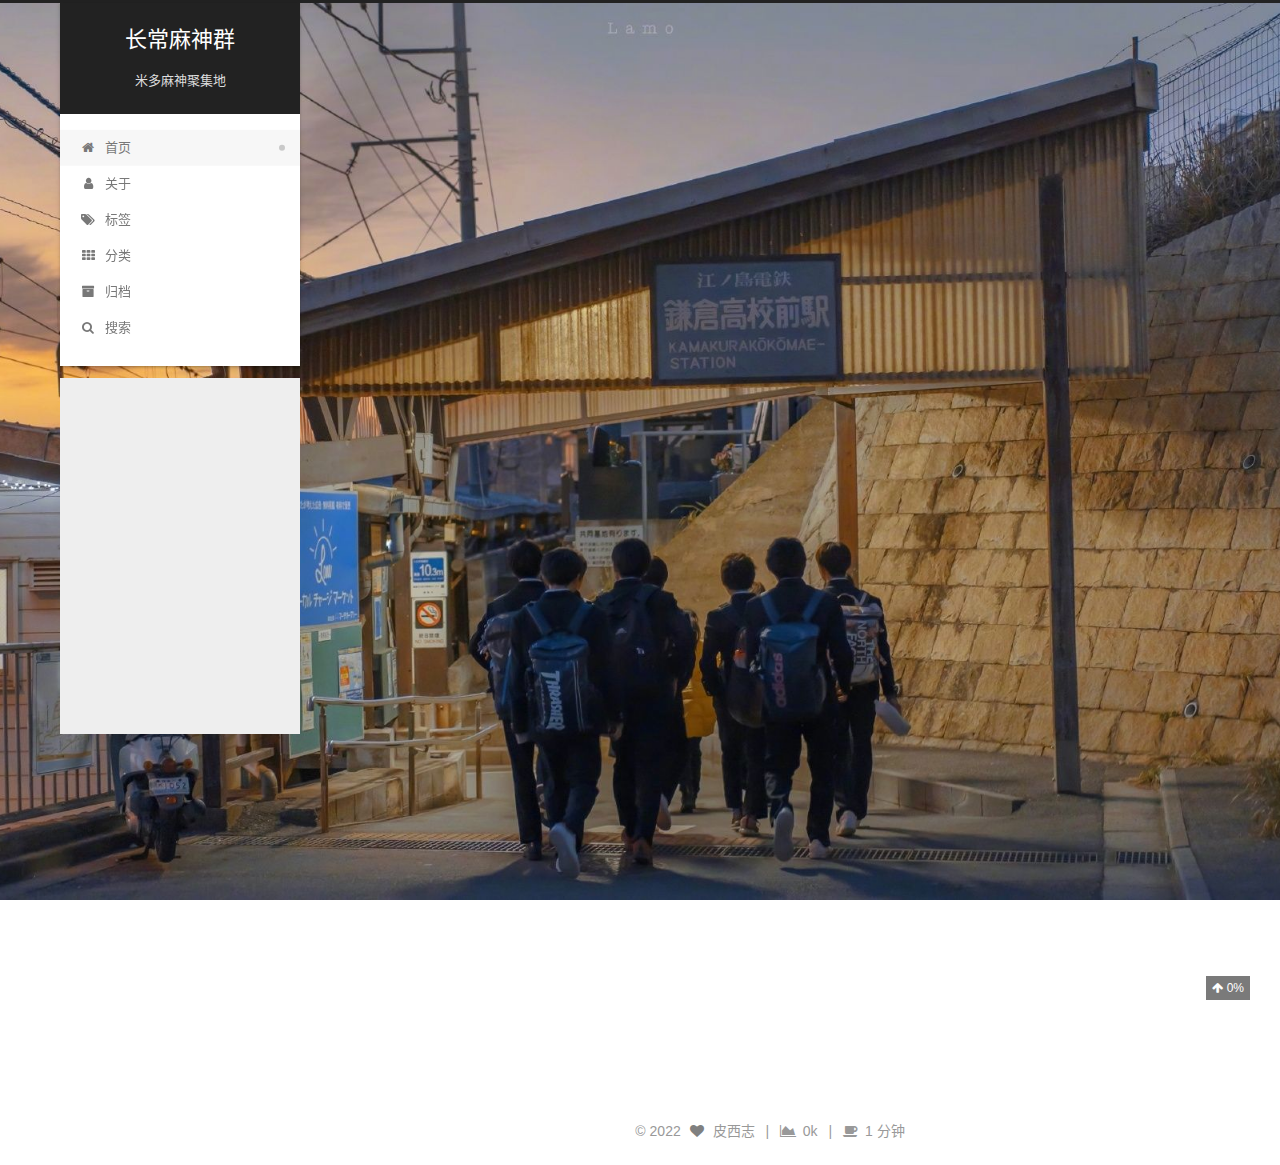
<file: index.html>
<!DOCTYPE html>
<html lang="zh-CN">
<head>
  <meta charset="UTF-8">
<meta name="viewport" content="width=device-width, initial-scale=1, maximum-scale=2">
<meta name="theme-color" content="#222">
<meta name="generator" content="Hexo 6.1.0">
  <link rel="apple-touch-icon" sizes="180x180" href="/images/apple-touch-icon-next.png">
  <link rel="icon" type="image/png" sizes="32x32" href="/images/favicon-32x32-next.png">
  <link rel="icon" type="image/png" sizes="16x16" href="/images/favicon-16x16-next.png">
  <link rel="mask-icon" href="/images/logo.svg" color="#222">

<link rel="stylesheet" href="/css/main.css">


<link rel="stylesheet" href="/lib/font-awesome/css/font-awesome.min.css">

<script id="hexo-configurations">
    var NexT = window.NexT || {};
    var CONFIG = {"hostname":"orange-wu.github.io","root":"/","scheme":"Gemini","version":"7.8.0","exturl":false,"sidebar":{"position":"left","display":"post","padding":18,"offset":12,"onmobile":false},"copycode":{"enable":false,"show_result":false,"style":null},"back2top":{"enable":true,"sidebar":false,"scrollpercent":true},"bookmark":{"enable":false,"color":"#222","save":"auto"},"fancybox":false,"mediumzoom":false,"lazyload":false,"pangu":false,"comments":{"style":"tabs","active":null,"storage":true,"lazyload":false,"nav":null},"algolia":{"hits":{"per_page":10},"labels":{"input_placeholder":"Search for Posts","hits_empty":"We didn't find any results for the search: ${query}","hits_stats":"${hits} results found in ${time} ms"}},"localsearch":{"enable":true,"trigger":"auto","top_n_per_article":3,"unescape":false,"preload":false},"motion":{"enable":true,"async":false,"transition":{"post_block":"fadeIn","post_header":"slideDownIn","post_body":"slideDownIn","coll_header":"slideLeftIn","sidebar":"slideUpIn"}},"path":"search.xml"};
  </script>

  <meta name="description" content="常德初代目男团">
<meta property="og:type" content="website">
<meta property="og:title" content="长常麻神群">
<meta property="og:url" content="https://orange-wu.github.io/index.html">
<meta property="og:site_name" content="长常麻神群">
<meta property="og:description" content="常德初代目男团">
<meta property="og:locale" content="zh_CN">
<meta property="article:author" content="皮西志">
<meta name="twitter:card" content="summary">

<link rel="canonical" href="https://orange-wu.github.io/">


<script id="page-configurations">
  // https://hexo.io/docs/variables.html
  CONFIG.page = {
    sidebar: "",
    isHome : true,
    isPost : false,
    lang   : 'zh-CN'
  };
</script>

  <title>长常麻神群</title>
  






  <noscript>
  <style>
  .use-motion .brand,
  .use-motion .menu-item,
  .sidebar-inner,
  .use-motion .post-block,
  .use-motion .pagination,
  .use-motion .comments,
  .use-motion .post-header,
  .use-motion .post-body,
  .use-motion .collection-header { opacity: initial; }

  .use-motion .site-title,
  .use-motion .site-subtitle {
    opacity: initial;
    top: initial;
  }

  .use-motion .logo-line-before i { left: initial; }
  .use-motion .logo-line-after i { right: initial; }
  </style>
</noscript>

</head>

<body itemscope itemtype="http://schema.org/WebPage">
  <div class="container use-motion">
    <div class="headband"></div>

    <header class="header" itemscope itemtype="http://schema.org/WPHeader">
      <div class="header-inner"><div class="site-brand-container">
  <div class="site-nav-toggle">
    <div class="toggle" aria-label="切换导航栏">
      <span class="toggle-line toggle-line-first"></span>
      <span class="toggle-line toggle-line-middle"></span>
      <span class="toggle-line toggle-line-last"></span>
    </div>
  </div>

  <div class="site-meta">

    <a href="/" class="brand" rel="start">
      <span class="logo-line-before"><i></i></span>
      <h1 class="site-title">长常麻神群</h1>
      <span class="logo-line-after"><i></i></span>
    </a>
      <p class="site-subtitle" itemprop="description">米多麻神聚集地</p>
  </div>

  <div class="site-nav-right">
    <div class="toggle popup-trigger">
        <i class="fa fa-search fa-fw fa-lg"></i>
    </div>
  </div>
</div>




<nav class="site-nav">
  <ul id="menu" class="menu">
        <li class="menu-item menu-item-home">

    <a href="/" rel="section"><i class="fa fa-fw fa-home"></i>首页</a>

  </li>
        <li class="menu-item menu-item-about">

    <a href="/about/" rel="section"><i class="fa fa-fw fa-user"></i>关于</a>

  </li>
        <li class="menu-item menu-item-tags">

    <a href="/tags/" rel="section"><i class="fa fa-fw fa-tags"></i>标签</a>

  </li>
        <li class="menu-item menu-item-categories">

    <a href="/categories/" rel="section"><i class="fa fa-fw fa-th"></i>分类</a>

  </li>
        <li class="menu-item menu-item-archives">

    <a href="/archives/" rel="section"><i class="fa fa-fw fa-archive"></i>归档</a>

  </li>
      <li class="menu-item menu-item-search">
        <a role="button" class="popup-trigger"><i class="fa fa-search fa-fw"></i>搜索
        </a>
      </li>
  </ul>
</nav>



  <div class="search-pop-overlay">
    <div class="popup search-popup">
        <div class="search-header">
  <span class="search-icon">
    <i class="fa fa-search"></i>
  </span>
  <div class="search-input-container">
    <input autocomplete="off" autocapitalize="off"
           placeholder="搜索..." spellcheck="false"
           type="search" class="search-input">
  </div>
  <span class="popup-btn-close">
    <i class="fa fa-times-circle"></i>
  </span>
</div>
<div id="search-result">
  <div id="no-result">
    <i class="fa fa-spinner fa-pulse fa-5x fa-fw"></i>
  </div>
</div>

    </div>
  </div>

</div>
    </header>

    
  <div class="back-to-top">
    <i class="fa fa-arrow-up"></i>
    <span>0%</span>
  </div>


    <main class="main">
      <div class="main-inner">
        <div class="content-wrap">
          

          <div class="content index posts-expand">
            
      
  
  
  <article itemscope itemtype="http://schema.org/Article" class="post-block" lang="zh-CN">
    <link itemprop="mainEntityOfPage" href="https://orange-wu.github.io/2022/04/26/hello-world/">

    <span hidden itemprop="author" itemscope itemtype="http://schema.org/Person">
      <meta itemprop="image" content="/images/avatar.jpg">
      <meta itemprop="name" content="皮西志">
      <meta itemprop="description" content="常德初代目男团">
    </span>

    <span hidden itemprop="publisher" itemscope itemtype="http://schema.org/Organization">
      <meta itemprop="name" content="长常麻神群">
    </span>
      <header class="post-header">
        <h2 class="post-title" itemprop="name headline">
          
            <a href="/2022/04/26/hello-world/" class="post-title-link" itemprop="url">Hello World</a>
        </h2>

        <div class="post-meta">
            <span class="post-meta-item">
              <span class="post-meta-item-icon">
                <i class="fa fa-calendar-o"></i>
              </span>
              <span class="post-meta-item-text">发表于</span>

              <time title="创建时间：2022-04-26 14:28:49" itemprop="dateCreated datePublished" datetime="2022-04-26T14:28:49+08:00">2022-04-26</time>
            </span>

          
            <span class="post-meta-item" title="本文字数">
              <span class="post-meta-item-icon">
                <i class="fa fa-file-word-o"></i>
              </span>
                <span class="post-meta-item-text">本文字数：</span>
              <span>367</span>
            </span>
            <span class="post-meta-item" title="阅读时长">
              <span class="post-meta-item-icon">
                <i class="fa fa-clock-o"></i>
              </span>
                <span class="post-meta-item-text">阅读时长 &asymp;</span>
              <span>1 分钟</span>
            </span>

        </div>
      </header>

    
    
    
    <div class="post-body" itemprop="articleBody">

      
          <p>Welcome to <a target="_blank" rel="noopener" href="https://hexo.io/">Hexo</a>! This is your very first post. Check <a target="_blank" rel="noopener" href="https://hexo.io/docs/">documentation</a> for more info. If you get any problems when using Hexo, you can find the answer in <a target="_blank" rel="noopener" href="https://hexo.io/docs/troubleshooting.html">troubleshooting</a> or you can ask me on <a target="_blank" rel="noopener" href="https://github.com/hexojs/hexo/issues">GitHub</a>.</p>
<h2 id="Quick-Start"><a href="#Quick-Start" class="headerlink" title="Quick Start"></a>Quick Start</h2><h3 id="Create-a-new-post"><a href="#Create-a-new-post" class="headerlink" title="Create a new post"></a>Create a new post</h3><figure class="highlight bash"><table><tr><td class="gutter"><pre><span class="line">1</span><br></pre></td><td class="code"><pre><span class="line">$ hexo new <span class="string">&quot;My New Post&quot;</span></span><br></pre></td></tr></table></figure>

<p>More info: <a target="_blank" rel="noopener" href="https://hexo.io/docs/writing.html">Writing</a></p>
<h3 id="Run-server"><a href="#Run-server" class="headerlink" title="Run server"></a>Run server</h3><figure class="highlight bash"><table><tr><td class="gutter"><pre><span class="line">1</span><br></pre></td><td class="code"><pre><span class="line">$ hexo server</span><br></pre></td></tr></table></figure>

<p>More info: <a target="_blank" rel="noopener" href="https://hexo.io/docs/server.html">Server</a></p>
<h3 id="Generate-static-files"><a href="#Generate-static-files" class="headerlink" title="Generate static files"></a>Generate static files</h3><figure class="highlight bash"><table><tr><td class="gutter"><pre><span class="line">1</span><br></pre></td><td class="code"><pre><span class="line">$ hexo generate</span><br></pre></td></tr></table></figure>

<p>More info: <a target="_blank" rel="noopener" href="https://hexo.io/docs/generating.html">Generating</a></p>
<h3 id="Deploy-to-remote-sites"><a href="#Deploy-to-remote-sites" class="headerlink" title="Deploy to remote sites"></a>Deploy to remote sites</h3><figure class="highlight bash"><table><tr><td class="gutter"><pre><span class="line">1</span><br></pre></td><td class="code"><pre><span class="line">$ hexo deploy</span><br></pre></td></tr></table></figure>

<p>More info: <a target="_blank" rel="noopener" href="https://hexo.io/docs/one-command-deployment.html">Deployment</a></p>

      
    </div>

    
    
    
      <footer class="post-footer">
        <div class="post-eof"></div>
      </footer>
  </article>
  
  
  


  



          </div>
          

<script>
  window.addEventListener('tabs:register', () => {
    let { activeClass } = CONFIG.comments;
    if (CONFIG.comments.storage) {
      activeClass = localStorage.getItem('comments_active') || activeClass;
    }
    if (activeClass) {
      let activeTab = document.querySelector(`a[href="#comment-${activeClass}"]`);
      if (activeTab) {
        activeTab.click();
      }
    }
  });
  if (CONFIG.comments.storage) {
    window.addEventListener('tabs:click', event => {
      if (!event.target.matches('.tabs-comment .tab-content .tab-pane')) return;
      let commentClass = event.target.classList[1];
      localStorage.setItem('comments_active', commentClass);
    });
  }
</script>

        </div>
          
  
  <div class="toggle sidebar-toggle">
    <span class="toggle-line toggle-line-first"></span>
    <span class="toggle-line toggle-line-middle"></span>
    <span class="toggle-line toggle-line-last"></span>
  </div>

  <aside class="sidebar">
    <div class="sidebar-inner">

      <ul class="sidebar-nav motion-element">
        <li class="sidebar-nav-toc">
          文章目录
        </li>
        <li class="sidebar-nav-overview">
          站点概览
        </li>
      </ul>

      <!--noindex-->
      <div class="post-toc-wrap sidebar-panel">
      </div>
      <!--/noindex-->

      <div class="site-overview-wrap sidebar-panel">
        <div class="site-author motion-element" itemprop="author" itemscope itemtype="http://schema.org/Person">
    <img class="site-author-image" itemprop="image" alt="皮西志"
      src="/images/avatar.jpg">
  <p class="site-author-name" itemprop="name">皮西志</p>
  <div class="site-description" itemprop="description">常德初代目男团</div>
</div>
<div class="site-state-wrap motion-element">
  <nav class="site-state">
      <div class="site-state-item site-state-posts">
          <a href="/archives/">
        
          <span class="site-state-item-count">1</span>
          <span class="site-state-item-name">日志</span>
        </a>
      </div>
  </nav>
</div>
  <div class="links-of-author motion-element">
      <span class="links-of-author-item">
        <a href="https://github.com/orange-wu" title="GitHub → https:&#x2F;&#x2F;github.com&#x2F;orange-wu" rel="noopener" target="_blank"><i class="fa fa-fw fa-github"></i>GitHub</a>
      </span>
      <span class="links-of-author-item">
        <a href="https://weibo.com/" title="Weibo → https:&#x2F;&#x2F;weibo.com" rel="noopener" target="_blank"><i class="fa fa-fw fa-weibo"></i>Weibo</a>
      </span>
  </div>



      </div>

    </div>
  </aside>
  <div id="sidebar-dimmer"></div>


      </div>
    </main>

    <footer class="footer">
      <div class="footer-inner">
        

        

<div class="copyright">
  
  &copy; 
  <span itemprop="copyrightYear">2022</span>
  <span class="with-love">
    <i class="fa fa-heart"></i>
  </span>
  <span class="author" itemprop="copyrightHolder">皮西志</span>
    <span class="post-meta-divider">|</span>
    <span class="post-meta-item-icon">
      <i class="fa fa-area-chart"></i>
    </span>
    <span title="站点总字数">0k</span>
    <span class="post-meta-divider">|</span>
    <span class="post-meta-item-icon">
      <i class="fa fa-coffee"></i>
    </span>
    <span title="站点阅读时长">1 分钟</span>
</div>

<!--
  <div class="powered-by">由 <a href="https://hexo.io/" class="theme-link" rel="noopener" target="_blank">Hexo</a> & <a href="https://theme-next.org/" class="theme-link" rel="noopener" target="_blank">NexT.Gemini</a> 强力驱动
  </div> -->

        








      </div>
    </footer>
  </div>

  
  <script src="/lib/anime.min.js"></script>
  <script src="/lib/velocity/velocity.min.js"></script>
  <script src="/lib/velocity/velocity.ui.min.js"></script>

<script src="/js/utils.js"></script>

<script src="/js/motion.js"></script>


<script src="/js/schemes/pisces.js"></script>


<script src="/js/next-boot.js"></script>




  




  
<script src="/js/local-search.js"></script>













  

  

</body>
</html>
</file>
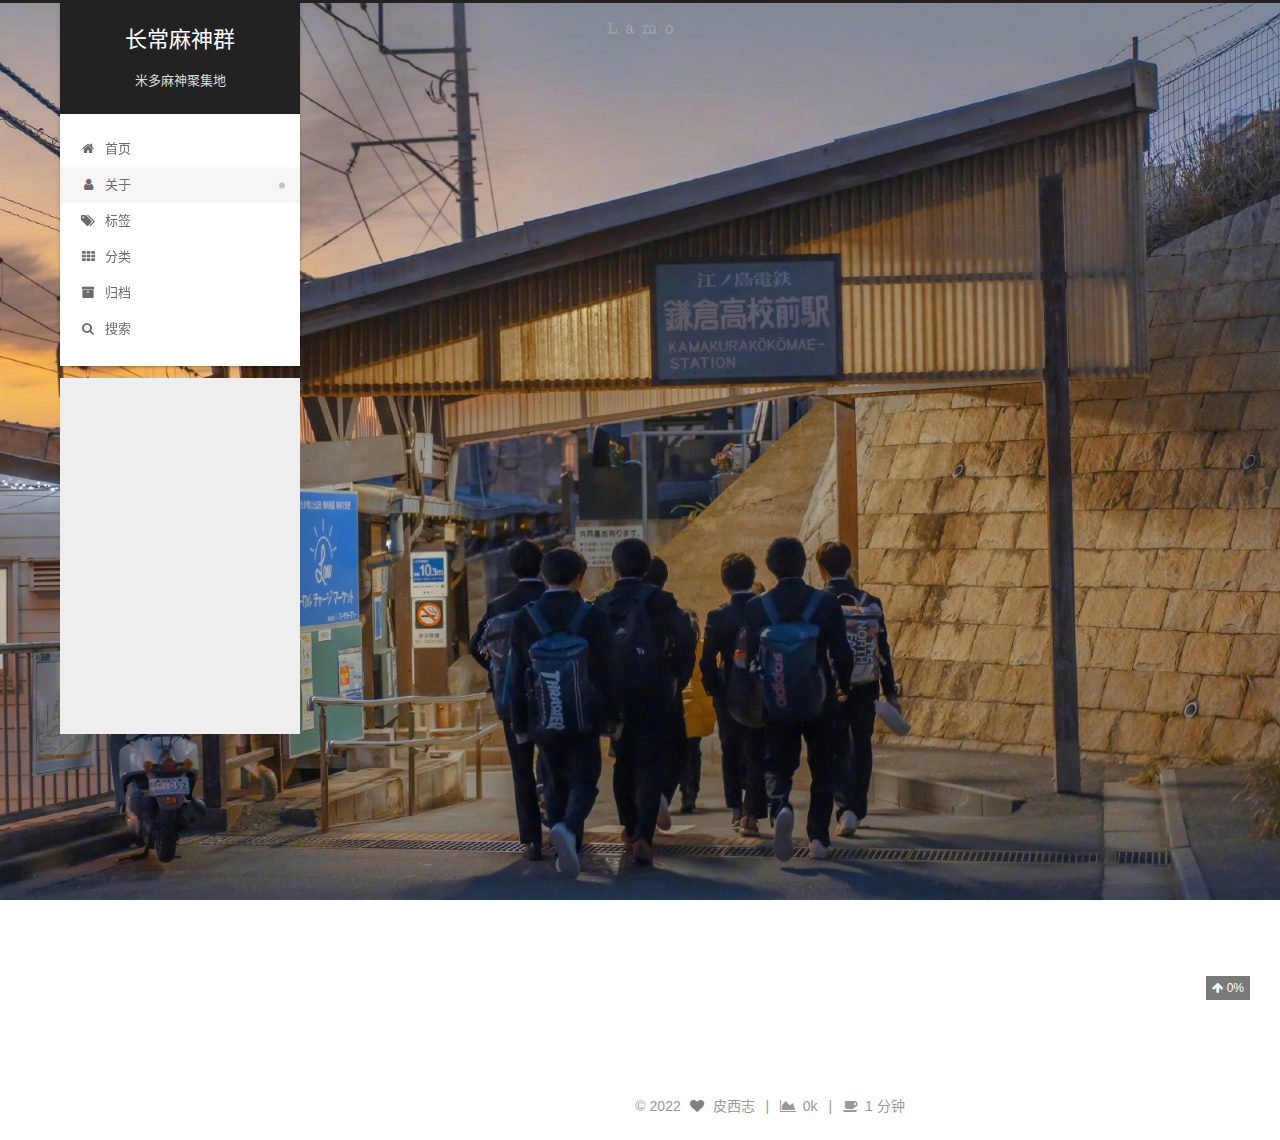
<file: about/index.html>
<!DOCTYPE html>
<html lang="zh-CN">
<head>
  <meta charset="UTF-8">
<meta name="viewport" content="width=device-width, initial-scale=1, maximum-scale=2">
<meta name="theme-color" content="#222">
<meta name="generator" content="Hexo 6.1.0">
  <link rel="apple-touch-icon" sizes="180x180" href="/images/apple-touch-icon-next.png">
  <link rel="icon" type="image/png" sizes="32x32" href="/images/favicon-32x32-next.png">
  <link rel="icon" type="image/png" sizes="16x16" href="/images/favicon-16x16-next.png">
  <link rel="mask-icon" href="/images/logo.svg" color="#222">

<link rel="stylesheet" href="/css/main.css">


<link rel="stylesheet" href="/lib/font-awesome/css/font-awesome.min.css">

<script id="hexo-configurations">
    var NexT = window.NexT || {};
    var CONFIG = {"hostname":"orange-wu.github.io","root":"/","scheme":"Gemini","version":"7.8.0","exturl":false,"sidebar":{"position":"left","display":"post","padding":18,"offset":12,"onmobile":false},"copycode":{"enable":false,"show_result":false,"style":null},"back2top":{"enable":true,"sidebar":false,"scrollpercent":true},"bookmark":{"enable":false,"color":"#222","save":"auto"},"fancybox":false,"mediumzoom":false,"lazyload":false,"pangu":false,"comments":{"style":"tabs","active":null,"storage":true,"lazyload":false,"nav":null},"algolia":{"hits":{"per_page":10},"labels":{"input_placeholder":"Search for Posts","hits_empty":"We didn't find any results for the search: ${query}","hits_stats":"${hits} results found in ${time} ms"}},"localsearch":{"enable":true,"trigger":"auto","top_n_per_article":3,"unescape":false,"preload":false},"motion":{"enable":true,"async":false,"transition":{"post_block":"fadeIn","post_header":"slideDownIn","post_body":"slideDownIn","coll_header":"slideLeftIn","sidebar":"slideUpIn"}},"path":"search.xml"};
  </script>

  <meta name="description" content="刚开始以为大家都只是人间烟火，没想到最后都成为彼此的漫天星辰。 这个网站，是记录、是回忆、是情怀亦然是开始。">
<meta property="og:type" content="website">
<meta property="og:title" content="SurviveAnything">
<meta property="og:url" content="https://orange-wu.github.io/about/index.html">
<meta property="og:site_name" content="长常麻神群">
<meta property="og:description" content="刚开始以为大家都只是人间烟火，没想到最后都成为彼此的漫天星辰。 这个网站，是记录、是回忆、是情怀亦然是开始。">
<meta property="og:locale" content="zh_CN">
<meta property="og:image" content="https://orange-wu.github.io/about/index/star.jpg">
<meta property="article:published_time" content="2022-04-27T07:55:12.000Z">
<meta property="article:modified_time" content="2022-04-27T08:39:30.975Z">
<meta property="article:author" content="皮西志">
<meta name="twitter:card" content="summary">
<meta name="twitter:image" content="https://orange-wu.github.io/about/index/star.jpg">

<link rel="canonical" href="https://orange-wu.github.io/about/">


<script id="page-configurations">
  // https://hexo.io/docs/variables.html
  CONFIG.page = {
    sidebar: "",
    isHome : false,
    isPost : false,
    lang   : 'zh-CN'
  };
</script>

  <title>SurviveAnything | 长常麻神群
</title>
  






  <noscript>
  <style>
  .use-motion .brand,
  .use-motion .menu-item,
  .sidebar-inner,
  .use-motion .post-block,
  .use-motion .pagination,
  .use-motion .comments,
  .use-motion .post-header,
  .use-motion .post-body,
  .use-motion .collection-header { opacity: initial; }

  .use-motion .site-title,
  .use-motion .site-subtitle {
    opacity: initial;
    top: initial;
  }

  .use-motion .logo-line-before i { left: initial; }
  .use-motion .logo-line-after i { right: initial; }
  </style>
</noscript>

</head>

<body itemscope itemtype="http://schema.org/WebPage">
  <div class="container use-motion">
    <div class="headband"></div>

    <header class="header" itemscope itemtype="http://schema.org/WPHeader">
      <div class="header-inner"><div class="site-brand-container">
  <div class="site-nav-toggle">
    <div class="toggle" aria-label="切换导航栏">
      <span class="toggle-line toggle-line-first"></span>
      <span class="toggle-line toggle-line-middle"></span>
      <span class="toggle-line toggle-line-last"></span>
    </div>
  </div>

  <div class="site-meta">

    <a href="/" class="brand" rel="start">
      <span class="logo-line-before"><i></i></span>
      <h1 class="site-title">长常麻神群</h1>
      <span class="logo-line-after"><i></i></span>
    </a>
      <p class="site-subtitle" itemprop="description">米多麻神聚集地</p>
  </div>

  <div class="site-nav-right">
    <div class="toggle popup-trigger">
        <i class="fa fa-search fa-fw fa-lg"></i>
    </div>
  </div>
</div>




<nav class="site-nav">
  <ul id="menu" class="menu">
        <li class="menu-item menu-item-home">

    <a href="/" rel="section"><i class="fa fa-fw fa-home"></i>首页</a>

  </li>
        <li class="menu-item menu-item-about">

    <a href="/about/" rel="section"><i class="fa fa-fw fa-user"></i>关于</a>

  </li>
        <li class="menu-item menu-item-tags">

    <a href="/tags/" rel="section"><i class="fa fa-fw fa-tags"></i>标签</a>

  </li>
        <li class="menu-item menu-item-categories">

    <a href="/categories/" rel="section"><i class="fa fa-fw fa-th"></i>分类</a>

  </li>
        <li class="menu-item menu-item-archives">

    <a href="/archives/" rel="section"><i class="fa fa-fw fa-archive"></i>归档</a>

  </li>
      <li class="menu-item menu-item-search">
        <a role="button" class="popup-trigger"><i class="fa fa-search fa-fw"></i>搜索
        </a>
      </li>
  </ul>
</nav>



  <div class="search-pop-overlay">
    <div class="popup search-popup">
        <div class="search-header">
  <span class="search-icon">
    <i class="fa fa-search"></i>
  </span>
  <div class="search-input-container">
    <input autocomplete="off" autocapitalize="off"
           placeholder="搜索..." spellcheck="false"
           type="search" class="search-input">
  </div>
  <span class="popup-btn-close">
    <i class="fa fa-times-circle"></i>
  </span>
</div>
<div id="search-result">
  <div id="no-result">
    <i class="fa fa-spinner fa-pulse fa-5x fa-fw"></i>
  </div>
</div>

    </div>
  </div>

</div>
    </header>

    
  <div class="back-to-top">
    <i class="fa fa-arrow-up"></i>
    <span>0%</span>
  </div>


    <main class="main">
      <div class="main-inner">
        <div class="content-wrap">
          
  
  

          <div class="content page posts-expand">
            

    
    
    
    <div class="post-block" lang="zh-CN">
      <header class="post-header">

<h1 class="post-title" itemprop="name headline">SurviveAnything
</h1>

<div class="post-meta">
  

</div>

</header>

      
      
      
      <div class="post-body">
          <p><img src="/about/index/star.jpg" alt="star"></p>
<p>刚开始以为大家都只是人间烟火，没想到最后都成为彼此的漫天星辰。</p>
<p>这个网站，是记录、是回忆、是情怀亦然是开始。</p>

      </div>
      
      
      
    </div>
    

    
    
    


          </div>
          

<script>
  window.addEventListener('tabs:register', () => {
    let { activeClass } = CONFIG.comments;
    if (CONFIG.comments.storage) {
      activeClass = localStorage.getItem('comments_active') || activeClass;
    }
    if (activeClass) {
      let activeTab = document.querySelector(`a[href="#comment-${activeClass}"]`);
      if (activeTab) {
        activeTab.click();
      }
    }
  });
  if (CONFIG.comments.storage) {
    window.addEventListener('tabs:click', event => {
      if (!event.target.matches('.tabs-comment .tab-content .tab-pane')) return;
      let commentClass = event.target.classList[1];
      localStorage.setItem('comments_active', commentClass);
    });
  }
</script>

        </div>
          
  
  <div class="toggle sidebar-toggle">
    <span class="toggle-line toggle-line-first"></span>
    <span class="toggle-line toggle-line-middle"></span>
    <span class="toggle-line toggle-line-last"></span>
  </div>

  <aside class="sidebar">
    <div class="sidebar-inner">

      <ul class="sidebar-nav motion-element">
        <li class="sidebar-nav-toc">
          文章目录
        </li>
        <li class="sidebar-nav-overview">
          站点概览
        </li>
      </ul>

      <!--noindex-->
      <div class="post-toc-wrap sidebar-panel">
      </div>
      <!--/noindex-->

      <div class="site-overview-wrap sidebar-panel">
        <div class="site-author motion-element" itemprop="author" itemscope itemtype="http://schema.org/Person">
    <img class="site-author-image" itemprop="image" alt="皮西志"
      src="/images/avatar.jpg">
  <p class="site-author-name" itemprop="name">皮西志</p>
  <div class="site-description" itemprop="description">常德初代目男团</div>
</div>
<div class="site-state-wrap motion-element">
  <nav class="site-state">
      <div class="site-state-item site-state-posts">
          <a href="/archives/">
        
          <span class="site-state-item-count">1</span>
          <span class="site-state-item-name">日志</span>
        </a>
      </div>
  </nav>
</div>
  <div class="links-of-author motion-element">
      <span class="links-of-author-item">
        <a href="https://github.com/orange-wu" title="GitHub → https:&#x2F;&#x2F;github.com&#x2F;orange-wu" rel="noopener" target="_blank"><i class="fa fa-fw fa-github"></i>GitHub</a>
      </span>
      <span class="links-of-author-item">
        <a href="https://weibo.com/" title="Weibo → https:&#x2F;&#x2F;weibo.com" rel="noopener" target="_blank"><i class="fa fa-fw fa-weibo"></i>Weibo</a>
      </span>
  </div>



      </div>

    </div>
  </aside>
  <div id="sidebar-dimmer"></div>


      </div>
    </main>

    <footer class="footer">
      <div class="footer-inner">
        

        

<div class="copyright">
  
  &copy; 
  <span itemprop="copyrightYear">2022</span>
  <span class="with-love">
    <i class="fa fa-heart"></i>
  </span>
  <span class="author" itemprop="copyrightHolder">皮西志</span>
    <span class="post-meta-divider">|</span>
    <span class="post-meta-item-icon">
      <i class="fa fa-area-chart"></i>
    </span>
    <span title="站点总字数">0k</span>
    <span class="post-meta-divider">|</span>
    <span class="post-meta-item-icon">
      <i class="fa fa-coffee"></i>
    </span>
    <span title="站点阅读时长">1 分钟</span>
</div>

<!--
  <div class="powered-by">由 <a href="https://hexo.io/" class="theme-link" rel="noopener" target="_blank">Hexo</a> & <a href="https://theme-next.org/" class="theme-link" rel="noopener" target="_blank">NexT.Gemini</a> 强力驱动
  </div> -->

        








      </div>
    </footer>
  </div>

  
  <script src="/lib/anime.min.js"></script>
  <script src="/lib/velocity/velocity.min.js"></script>
  <script src="/lib/velocity/velocity.ui.min.js"></script>

<script src="/js/utils.js"></script>

<script src="/js/motion.js"></script>


<script src="/js/schemes/pisces.js"></script>


<script src="/js/next-boot.js"></script>




  




  
<script src="/js/local-search.js"></script>













  

  

</body>
</html>
</file>
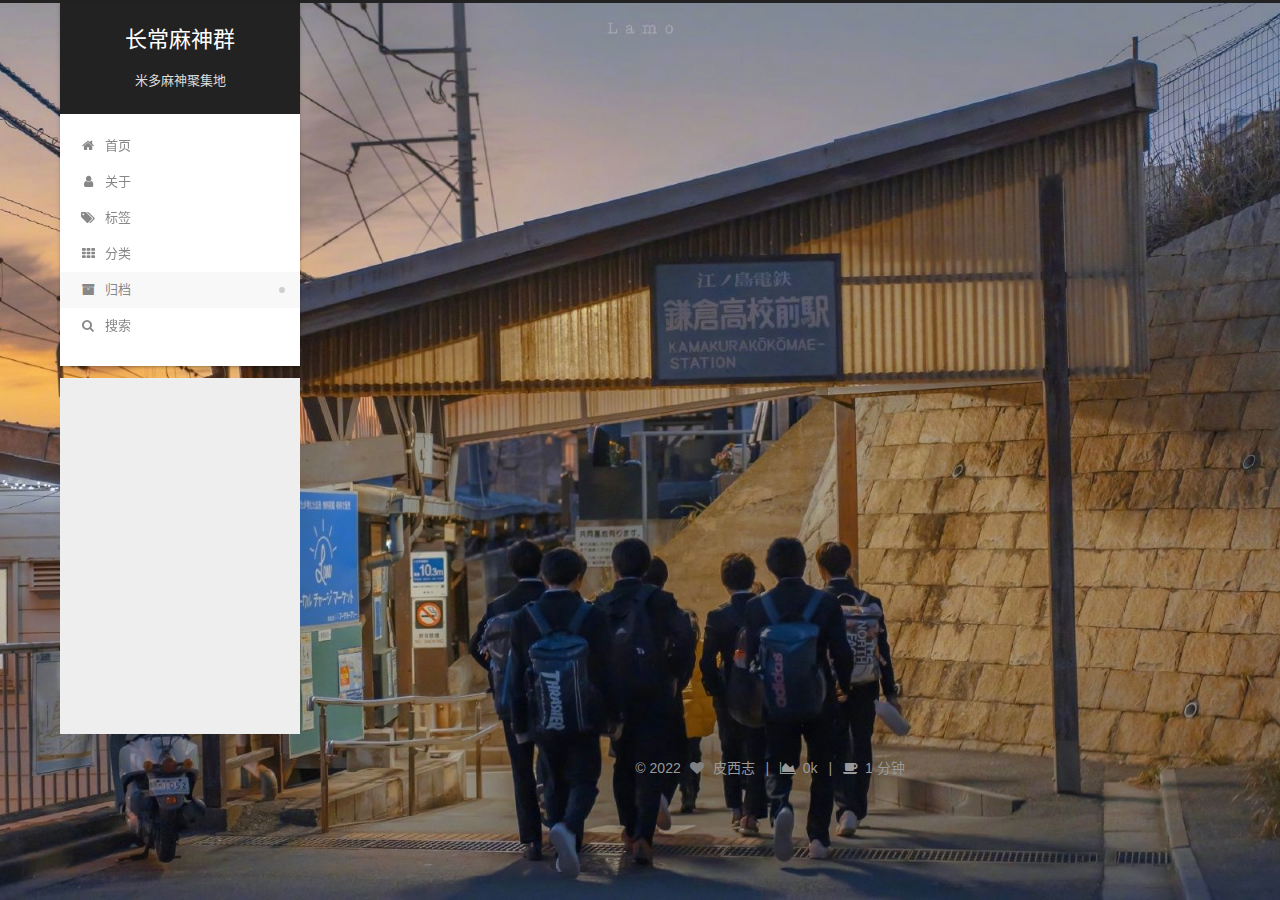
<file: archives/index.html>
<!DOCTYPE html>
<html lang="zh-CN">
<head>
  <meta charset="UTF-8">
<meta name="viewport" content="width=device-width, initial-scale=1, maximum-scale=2">
<meta name="theme-color" content="#222">
<meta name="generator" content="Hexo 6.1.0">
  <link rel="apple-touch-icon" sizes="180x180" href="/images/apple-touch-icon-next.png">
  <link rel="icon" type="image/png" sizes="32x32" href="/images/favicon-32x32-next.png">
  <link rel="icon" type="image/png" sizes="16x16" href="/images/favicon-16x16-next.png">
  <link rel="mask-icon" href="/images/logo.svg" color="#222">

<link rel="stylesheet" href="/css/main.css">


<link rel="stylesheet" href="/lib/font-awesome/css/font-awesome.min.css">

<script id="hexo-configurations">
    var NexT = window.NexT || {};
    var CONFIG = {"hostname":"orange-wu.github.io","root":"/","scheme":"Gemini","version":"7.8.0","exturl":false,"sidebar":{"position":"left","display":"post","padding":18,"offset":12,"onmobile":false},"copycode":{"enable":false,"show_result":false,"style":null},"back2top":{"enable":true,"sidebar":false,"scrollpercent":true},"bookmark":{"enable":false,"color":"#222","save":"auto"},"fancybox":false,"mediumzoom":false,"lazyload":false,"pangu":false,"comments":{"style":"tabs","active":null,"storage":true,"lazyload":false,"nav":null},"algolia":{"hits":{"per_page":10},"labels":{"input_placeholder":"Search for Posts","hits_empty":"We didn't find any results for the search: ${query}","hits_stats":"${hits} results found in ${time} ms"}},"localsearch":{"enable":true,"trigger":"auto","top_n_per_article":3,"unescape":false,"preload":false},"motion":{"enable":true,"async":false,"transition":{"post_block":"fadeIn","post_header":"slideDownIn","post_body":"slideDownIn","coll_header":"slideLeftIn","sidebar":"slideUpIn"}},"path":"search.xml"};
  </script>

  <meta name="description" content="常德初代目男团">
<meta property="og:type" content="website">
<meta property="og:title" content="长常麻神群">
<meta property="og:url" content="https://orange-wu.github.io/archives/index.html">
<meta property="og:site_name" content="长常麻神群">
<meta property="og:description" content="常德初代目男团">
<meta property="og:locale" content="zh_CN">
<meta property="article:author" content="皮西志">
<meta name="twitter:card" content="summary">

<link rel="canonical" href="https://orange-wu.github.io/archives/">


<script id="page-configurations">
  // https://hexo.io/docs/variables.html
  CONFIG.page = {
    sidebar: "",
    isHome : false,
    isPost : false,
    lang   : 'zh-CN'
  };
</script>

  <title>归档 | 长常麻神群</title>
  






  <noscript>
  <style>
  .use-motion .brand,
  .use-motion .menu-item,
  .sidebar-inner,
  .use-motion .post-block,
  .use-motion .pagination,
  .use-motion .comments,
  .use-motion .post-header,
  .use-motion .post-body,
  .use-motion .collection-header { opacity: initial; }

  .use-motion .site-title,
  .use-motion .site-subtitle {
    opacity: initial;
    top: initial;
  }

  .use-motion .logo-line-before i { left: initial; }
  .use-motion .logo-line-after i { right: initial; }
  </style>
</noscript>

</head>

<body itemscope itemtype="http://schema.org/WebPage">
  <div class="container use-motion">
    <div class="headband"></div>

    <header class="header" itemscope itemtype="http://schema.org/WPHeader">
      <div class="header-inner"><div class="site-brand-container">
  <div class="site-nav-toggle">
    <div class="toggle" aria-label="切换导航栏">
      <span class="toggle-line toggle-line-first"></span>
      <span class="toggle-line toggle-line-middle"></span>
      <span class="toggle-line toggle-line-last"></span>
    </div>
  </div>

  <div class="site-meta">

    <a href="/" class="brand" rel="start">
      <span class="logo-line-before"><i></i></span>
      <h1 class="site-title">长常麻神群</h1>
      <span class="logo-line-after"><i></i></span>
    </a>
      <p class="site-subtitle" itemprop="description">米多麻神聚集地</p>
  </div>

  <div class="site-nav-right">
    <div class="toggle popup-trigger">
        <i class="fa fa-search fa-fw fa-lg"></i>
    </div>
  </div>
</div>




<nav class="site-nav">
  <ul id="menu" class="menu">
        <li class="menu-item menu-item-home">

    <a href="/" rel="section"><i class="fa fa-fw fa-home"></i>首页</a>

  </li>
        <li class="menu-item menu-item-about">

    <a href="/about/" rel="section"><i class="fa fa-fw fa-user"></i>关于</a>

  </li>
        <li class="menu-item menu-item-tags">

    <a href="/tags/" rel="section"><i class="fa fa-fw fa-tags"></i>标签</a>

  </li>
        <li class="menu-item menu-item-categories">

    <a href="/categories/" rel="section"><i class="fa fa-fw fa-th"></i>分类</a>

  </li>
        <li class="menu-item menu-item-archives">

    <a href="/archives/" rel="section"><i class="fa fa-fw fa-archive"></i>归档</a>

  </li>
      <li class="menu-item menu-item-search">
        <a role="button" class="popup-trigger"><i class="fa fa-search fa-fw"></i>搜索
        </a>
      </li>
  </ul>
</nav>



  <div class="search-pop-overlay">
    <div class="popup search-popup">
        <div class="search-header">
  <span class="search-icon">
    <i class="fa fa-search"></i>
  </span>
  <div class="search-input-container">
    <input autocomplete="off" autocapitalize="off"
           placeholder="搜索..." spellcheck="false"
           type="search" class="search-input">
  </div>
  <span class="popup-btn-close">
    <i class="fa fa-times-circle"></i>
  </span>
</div>
<div id="search-result">
  <div id="no-result">
    <i class="fa fa-spinner fa-pulse fa-5x fa-fw"></i>
  </div>
</div>

    </div>
  </div>

</div>
    </header>

    
  <div class="back-to-top">
    <i class="fa fa-arrow-up"></i>
    <span>0%</span>
  </div>


    <main class="main">
      <div class="main-inner">
        <div class="content-wrap">
          

          <div class="content archive">
            

  
  
  
  <div class="post-block">
    <div class="posts-collapse">
      <div class="collection-title">
        <span class="collection-header">嗯..! 目前共计 1 篇日志。 继续努力。</span>
      </div>

      
    <div class="collection-year">
      <span class="collection-header">2022</span>
    </div>

  <article itemscope itemtype="http://schema.org/Article">
    <header class="post-header">

      <div class="post-meta">
        <time itemprop="dateCreated"
              datetime="2022-04-26T14:28:49+08:00"
              content="2022-04-26">
          04-26
        </time>
      </div>

      <div class="post-title">
          <a class="post-title-link" href="/2022/04/26/hello-world/" itemprop="url">
            <span itemprop="name">Hello World</span>
          </a>
      </div>

    </header>
  </article>


    </div>
  </div>
  
  
  

  



          </div>
          

<script>
  window.addEventListener('tabs:register', () => {
    let { activeClass } = CONFIG.comments;
    if (CONFIG.comments.storage) {
      activeClass = localStorage.getItem('comments_active') || activeClass;
    }
    if (activeClass) {
      let activeTab = document.querySelector(`a[href="#comment-${activeClass}"]`);
      if (activeTab) {
        activeTab.click();
      }
    }
  });
  if (CONFIG.comments.storage) {
    window.addEventListener('tabs:click', event => {
      if (!event.target.matches('.tabs-comment .tab-content .tab-pane')) return;
      let commentClass = event.target.classList[1];
      localStorage.setItem('comments_active', commentClass);
    });
  }
</script>

        </div>
          
  
  <div class="toggle sidebar-toggle">
    <span class="toggle-line toggle-line-first"></span>
    <span class="toggle-line toggle-line-middle"></span>
    <span class="toggle-line toggle-line-last"></span>
  </div>

  <aside class="sidebar">
    <div class="sidebar-inner">

      <ul class="sidebar-nav motion-element">
        <li class="sidebar-nav-toc">
          文章目录
        </li>
        <li class="sidebar-nav-overview">
          站点概览
        </li>
      </ul>

      <!--noindex-->
      <div class="post-toc-wrap sidebar-panel">
      </div>
      <!--/noindex-->

      <div class="site-overview-wrap sidebar-panel">
        <div class="site-author motion-element" itemprop="author" itemscope itemtype="http://schema.org/Person">
    <img class="site-author-image" itemprop="image" alt="皮西志"
      src="/images/avatar.jpg">
  <p class="site-author-name" itemprop="name">皮西志</p>
  <div class="site-description" itemprop="description">常德初代目男团</div>
</div>
<div class="site-state-wrap motion-element">
  <nav class="site-state">
      <div class="site-state-item site-state-posts">
          <a href="/archives/">
        
          <span class="site-state-item-count">1</span>
          <span class="site-state-item-name">日志</span>
        </a>
      </div>
  </nav>
</div>
  <div class="links-of-author motion-element">
      <span class="links-of-author-item">
        <a href="https://github.com/orange-wu" title="GitHub → https:&#x2F;&#x2F;github.com&#x2F;orange-wu" rel="noopener" target="_blank"><i class="fa fa-fw fa-github"></i>GitHub</a>
      </span>
      <span class="links-of-author-item">
        <a href="https://weibo.com/" title="Weibo → https:&#x2F;&#x2F;weibo.com" rel="noopener" target="_blank"><i class="fa fa-fw fa-weibo"></i>Weibo</a>
      </span>
  </div>



      </div>

    </div>
  </aside>
  <div id="sidebar-dimmer"></div>


      </div>
    </main>

    <footer class="footer">
      <div class="footer-inner">
        

        

<div class="copyright">
  
  &copy; 
  <span itemprop="copyrightYear">2022</span>
  <span class="with-love">
    <i class="fa fa-heart"></i>
  </span>
  <span class="author" itemprop="copyrightHolder">皮西志</span>
    <span class="post-meta-divider">|</span>
    <span class="post-meta-item-icon">
      <i class="fa fa-area-chart"></i>
    </span>
    <span title="站点总字数">0k</span>
    <span class="post-meta-divider">|</span>
    <span class="post-meta-item-icon">
      <i class="fa fa-coffee"></i>
    </span>
    <span title="站点阅读时长">1 分钟</span>
</div>

<!--
  <div class="powered-by">由 <a href="https://hexo.io/" class="theme-link" rel="noopener" target="_blank">Hexo</a> & <a href="https://theme-next.org/" class="theme-link" rel="noopener" target="_blank">NexT.Gemini</a> 强力驱动
  </div> -->

        








      </div>
    </footer>
  </div>

  
  <script src="/lib/anime.min.js"></script>
  <script src="/lib/velocity/velocity.min.js"></script>
  <script src="/lib/velocity/velocity.ui.min.js"></script>

<script src="/js/utils.js"></script>

<script src="/js/motion.js"></script>


<script src="/js/schemes/pisces.js"></script>


<script src="/js/next-boot.js"></script>




  




  
<script src="/js/local-search.js"></script>













  

  

</body>
</html>
</file>
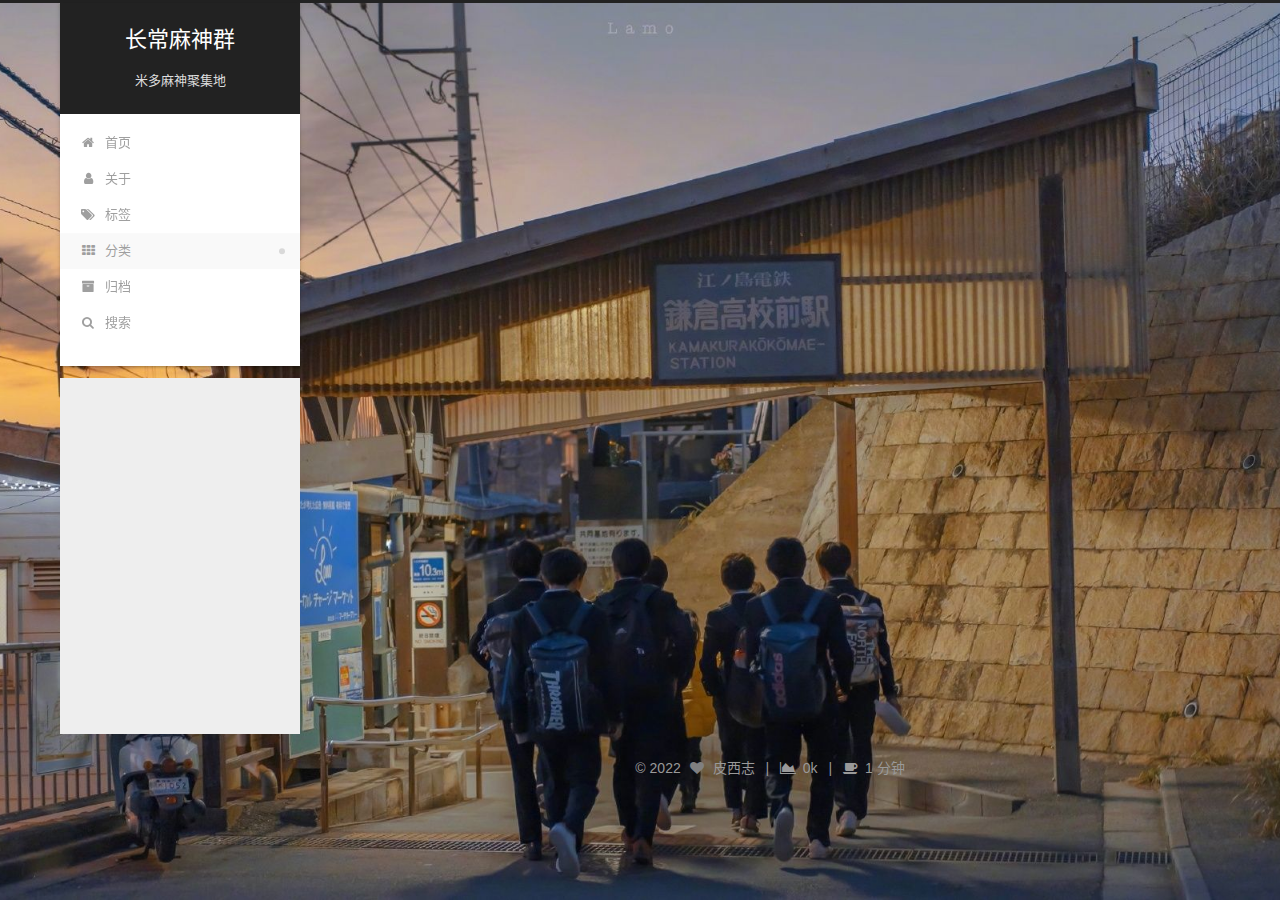
<file: categories/index.html>
<!DOCTYPE html>
<html lang="zh-CN">
<head>
  <meta charset="UTF-8">
<meta name="viewport" content="width=device-width, initial-scale=1, maximum-scale=2">
<meta name="theme-color" content="#222">
<meta name="generator" content="Hexo 6.1.0">
  <link rel="apple-touch-icon" sizes="180x180" href="/images/apple-touch-icon-next.png">
  <link rel="icon" type="image/png" sizes="32x32" href="/images/favicon-32x32-next.png">
  <link rel="icon" type="image/png" sizes="16x16" href="/images/favicon-16x16-next.png">
  <link rel="mask-icon" href="/images/logo.svg" color="#222">

<link rel="stylesheet" href="/css/main.css">


<link rel="stylesheet" href="/lib/font-awesome/css/font-awesome.min.css">

<script id="hexo-configurations">
    var NexT = window.NexT || {};
    var CONFIG = {"hostname":"orange-wu.github.io","root":"/","scheme":"Gemini","version":"7.8.0","exturl":false,"sidebar":{"position":"left","display":"post","padding":18,"offset":12,"onmobile":false},"copycode":{"enable":false,"show_result":false,"style":null},"back2top":{"enable":true,"sidebar":false,"scrollpercent":true},"bookmark":{"enable":false,"color":"#222","save":"auto"},"fancybox":false,"mediumzoom":false,"lazyload":false,"pangu":false,"comments":{"style":"tabs","active":null,"storage":true,"lazyload":false,"nav":null},"algolia":{"hits":{"per_page":10},"labels":{"input_placeholder":"Search for Posts","hits_empty":"We didn't find any results for the search: ${query}","hits_stats":"${hits} results found in ${time} ms"}},"localsearch":{"enable":true,"trigger":"auto","top_n_per_article":3,"unescape":false,"preload":false},"motion":{"enable":true,"async":false,"transition":{"post_block":"fadeIn","post_header":"slideDownIn","post_body":"slideDownIn","coll_header":"slideLeftIn","sidebar":"slideUpIn"}},"path":"search.xml"};
  </script>

  <meta name="description" content="常德初代目男团">
<meta property="og:type" content="website">
<meta property="og:title" content="categories">
<meta property="og:url" content="https://orange-wu.github.io/categories/index.html">
<meta property="og:site_name" content="长常麻神群">
<meta property="og:description" content="常德初代目男团">
<meta property="og:locale" content="zh_CN">
<meta property="article:published_time" content="2022-04-28T01:16:54.000Z">
<meta property="article:modified_time" content="2022-04-28T01:17:43.441Z">
<meta property="article:author" content="皮西志">
<meta name="twitter:card" content="summary">

<link rel="canonical" href="https://orange-wu.github.io/categories/">


<script id="page-configurations">
  // https://hexo.io/docs/variables.html
  CONFIG.page = {
    sidebar: "",
    isHome : false,
    isPost : false,
    lang   : 'zh-CN'
  };
</script>

  <title>categories | 长常麻神群
</title>
  






  <noscript>
  <style>
  .use-motion .brand,
  .use-motion .menu-item,
  .sidebar-inner,
  .use-motion .post-block,
  .use-motion .pagination,
  .use-motion .comments,
  .use-motion .post-header,
  .use-motion .post-body,
  .use-motion .collection-header { opacity: initial; }

  .use-motion .site-title,
  .use-motion .site-subtitle {
    opacity: initial;
    top: initial;
  }

  .use-motion .logo-line-before i { left: initial; }
  .use-motion .logo-line-after i { right: initial; }
  </style>
</noscript>

</head>

<body itemscope itemtype="http://schema.org/WebPage">
  <div class="container use-motion">
    <div class="headband"></div>

    <header class="header" itemscope itemtype="http://schema.org/WPHeader">
      <div class="header-inner"><div class="site-brand-container">
  <div class="site-nav-toggle">
    <div class="toggle" aria-label="切换导航栏">
      <span class="toggle-line toggle-line-first"></span>
      <span class="toggle-line toggle-line-middle"></span>
      <span class="toggle-line toggle-line-last"></span>
    </div>
  </div>

  <div class="site-meta">

    <a href="/" class="brand" rel="start">
      <span class="logo-line-before"><i></i></span>
      <h1 class="site-title">长常麻神群</h1>
      <span class="logo-line-after"><i></i></span>
    </a>
      <p class="site-subtitle" itemprop="description">米多麻神聚集地</p>
  </div>

  <div class="site-nav-right">
    <div class="toggle popup-trigger">
        <i class="fa fa-search fa-fw fa-lg"></i>
    </div>
  </div>
</div>




<nav class="site-nav">
  <ul id="menu" class="menu">
        <li class="menu-item menu-item-home">

    <a href="/" rel="section"><i class="fa fa-fw fa-home"></i>首页</a>

  </li>
        <li class="menu-item menu-item-about">

    <a href="/about/" rel="section"><i class="fa fa-fw fa-user"></i>关于</a>

  </li>
        <li class="menu-item menu-item-tags">

    <a href="/tags/" rel="section"><i class="fa fa-fw fa-tags"></i>标签</a>

  </li>
        <li class="menu-item menu-item-categories">

    <a href="/categories/" rel="section"><i class="fa fa-fw fa-th"></i>分类</a>

  </li>
        <li class="menu-item menu-item-archives">

    <a href="/archives/" rel="section"><i class="fa fa-fw fa-archive"></i>归档</a>

  </li>
      <li class="menu-item menu-item-search">
        <a role="button" class="popup-trigger"><i class="fa fa-search fa-fw"></i>搜索
        </a>
      </li>
  </ul>
</nav>



  <div class="search-pop-overlay">
    <div class="popup search-popup">
        <div class="search-header">
  <span class="search-icon">
    <i class="fa fa-search"></i>
  </span>
  <div class="search-input-container">
    <input autocomplete="off" autocapitalize="off"
           placeholder="搜索..." spellcheck="false"
           type="search" class="search-input">
  </div>
  <span class="popup-btn-close">
    <i class="fa fa-times-circle"></i>
  </span>
</div>
<div id="search-result">
  <div id="no-result">
    <i class="fa fa-spinner fa-pulse fa-5x fa-fw"></i>
  </div>
</div>

    </div>
  </div>

</div>
    </header>

    
  <div class="back-to-top">
    <i class="fa fa-arrow-up"></i>
    <span>0%</span>
  </div>


    <main class="main">
      <div class="main-inner">
        <div class="content-wrap">
          
  
  

          <div class="content page posts-expand">
            

    
    
    
    <div class="post-block" lang="zh-CN">
      <header class="post-header">

<h1 class="post-title" itemprop="name headline">categories
</h1>

<div class="post-meta">
  

</div>

</header>

      
      
      
      <div class="post-body">
          <div class="category-all-page">
            <div class="category-all-title">
              暂无分类
            </div>
            <div class="category-all">
              
            </div>
          </div>
        
      </div>
      
      
      
    </div>
    

    
    
    


          </div>
          

<script>
  window.addEventListener('tabs:register', () => {
    let { activeClass } = CONFIG.comments;
    if (CONFIG.comments.storage) {
      activeClass = localStorage.getItem('comments_active') || activeClass;
    }
    if (activeClass) {
      let activeTab = document.querySelector(`a[href="#comment-${activeClass}"]`);
      if (activeTab) {
        activeTab.click();
      }
    }
  });
  if (CONFIG.comments.storage) {
    window.addEventListener('tabs:click', event => {
      if (!event.target.matches('.tabs-comment .tab-content .tab-pane')) return;
      let commentClass = event.target.classList[1];
      localStorage.setItem('comments_active', commentClass);
    });
  }
</script>

        </div>
          
  
  <div class="toggle sidebar-toggle">
    <span class="toggle-line toggle-line-first"></span>
    <span class="toggle-line toggle-line-middle"></span>
    <span class="toggle-line toggle-line-last"></span>
  </div>

  <aside class="sidebar">
    <div class="sidebar-inner">

      <ul class="sidebar-nav motion-element">
        <li class="sidebar-nav-toc">
          文章目录
        </li>
        <li class="sidebar-nav-overview">
          站点概览
        </li>
      </ul>

      <!--noindex-->
      <div class="post-toc-wrap sidebar-panel">
      </div>
      <!--/noindex-->

      <div class="site-overview-wrap sidebar-panel">
        <div class="site-author motion-element" itemprop="author" itemscope itemtype="http://schema.org/Person">
    <img class="site-author-image" itemprop="image" alt="皮西志"
      src="/images/avatar.jpg">
  <p class="site-author-name" itemprop="name">皮西志</p>
  <div class="site-description" itemprop="description">常德初代目男团</div>
</div>
<div class="site-state-wrap motion-element">
  <nav class="site-state">
      <div class="site-state-item site-state-posts">
          <a href="/archives/">
        
          <span class="site-state-item-count">1</span>
          <span class="site-state-item-name">日志</span>
        </a>
      </div>
  </nav>
</div>
  <div class="links-of-author motion-element">
      <span class="links-of-author-item">
        <a href="https://github.com/orange-wu" title="GitHub → https:&#x2F;&#x2F;github.com&#x2F;orange-wu" rel="noopener" target="_blank"><i class="fa fa-fw fa-github"></i>GitHub</a>
      </span>
      <span class="links-of-author-item">
        <a href="https://weibo.com/" title="Weibo → https:&#x2F;&#x2F;weibo.com" rel="noopener" target="_blank"><i class="fa fa-fw fa-weibo"></i>Weibo</a>
      </span>
  </div>



      </div>

    </div>
  </aside>
  <div id="sidebar-dimmer"></div>


      </div>
    </main>

    <footer class="footer">
      <div class="footer-inner">
        

        

<div class="copyright">
  
  &copy; 
  <span itemprop="copyrightYear">2022</span>
  <span class="with-love">
    <i class="fa fa-heart"></i>
  </span>
  <span class="author" itemprop="copyrightHolder">皮西志</span>
    <span class="post-meta-divider">|</span>
    <span class="post-meta-item-icon">
      <i class="fa fa-area-chart"></i>
    </span>
    <span title="站点总字数">0k</span>
    <span class="post-meta-divider">|</span>
    <span class="post-meta-item-icon">
      <i class="fa fa-coffee"></i>
    </span>
    <span title="站点阅读时长">1 分钟</span>
</div>

<!--
  <div class="powered-by">由 <a href="https://hexo.io/" class="theme-link" rel="noopener" target="_blank">Hexo</a> & <a href="https://theme-next.org/" class="theme-link" rel="noopener" target="_blank">NexT.Gemini</a> 强力驱动
  </div> -->

        








      </div>
    </footer>
  </div>

  
  <script src="/lib/anime.min.js"></script>
  <script src="/lib/velocity/velocity.min.js"></script>
  <script src="/lib/velocity/velocity.ui.min.js"></script>

<script src="/js/utils.js"></script>

<script src="/js/motion.js"></script>


<script src="/js/schemes/pisces.js"></script>


<script src="/js/next-boot.js"></script>




  




  
<script src="/js/local-search.js"></script>













  

  

</body>
</html>
</file>
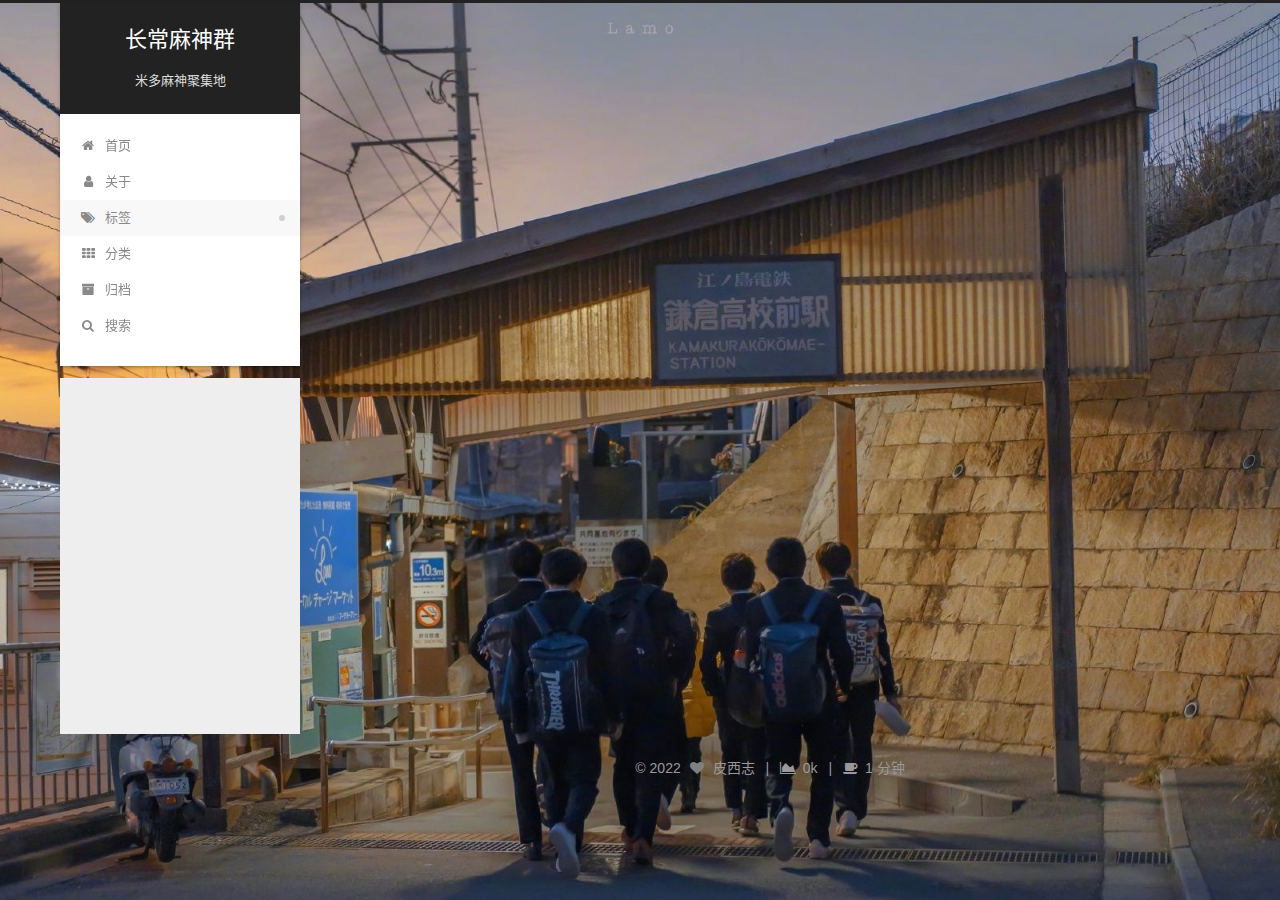
<file: tags/index.html>
<!DOCTYPE html>
<html lang="zh-CN">
<head>
  <meta charset="UTF-8">
<meta name="viewport" content="width=device-width, initial-scale=1, maximum-scale=2">
<meta name="theme-color" content="#222">
<meta name="generator" content="Hexo 6.1.0">
  <link rel="apple-touch-icon" sizes="180x180" href="/images/apple-touch-icon-next.png">
  <link rel="icon" type="image/png" sizes="32x32" href="/images/favicon-32x32-next.png">
  <link rel="icon" type="image/png" sizes="16x16" href="/images/favicon-16x16-next.png">
  <link rel="mask-icon" href="/images/logo.svg" color="#222">

<link rel="stylesheet" href="/css/main.css">


<link rel="stylesheet" href="/lib/font-awesome/css/font-awesome.min.css">

<script id="hexo-configurations">
    var NexT = window.NexT || {};
    var CONFIG = {"hostname":"orange-wu.github.io","root":"/","scheme":"Gemini","version":"7.8.0","exturl":false,"sidebar":{"position":"left","display":"post","padding":18,"offset":12,"onmobile":false},"copycode":{"enable":false,"show_result":false,"style":null},"back2top":{"enable":true,"sidebar":false,"scrollpercent":true},"bookmark":{"enable":false,"color":"#222","save":"auto"},"fancybox":false,"mediumzoom":false,"lazyload":false,"pangu":false,"comments":{"style":"tabs","active":null,"storage":true,"lazyload":false,"nav":null},"algolia":{"hits":{"per_page":10},"labels":{"input_placeholder":"Search for Posts","hits_empty":"We didn't find any results for the search: ${query}","hits_stats":"${hits} results found in ${time} ms"}},"localsearch":{"enable":true,"trigger":"auto","top_n_per_article":3,"unescape":false,"preload":false},"motion":{"enable":true,"async":false,"transition":{"post_block":"fadeIn","post_header":"slideDownIn","post_body":"slideDownIn","coll_header":"slideLeftIn","sidebar":"slideUpIn"}},"path":"search.xml"};
  </script>

  <meta name="description" content="常德初代目男团">
<meta property="og:type" content="website">
<meta property="og:title" content="tags">
<meta property="og:url" content="https://orange-wu.github.io/tags/index.html">
<meta property="og:site_name" content="长常麻神群">
<meta property="og:description" content="常德初代目男团">
<meta property="og:locale" content="zh_CN">
<meta property="article:published_time" content="2022-04-28T01:17:10.000Z">
<meta property="article:modified_time" content="2022-04-28T01:18:02.057Z">
<meta property="article:author" content="皮西志">
<meta name="twitter:card" content="summary">

<link rel="canonical" href="https://orange-wu.github.io/tags/">


<script id="page-configurations">
  // https://hexo.io/docs/variables.html
  CONFIG.page = {
    sidebar: "",
    isHome : false,
    isPost : false,
    lang   : 'zh-CN'
  };
</script>

  <title>tags | 长常麻神群
</title>
  






  <noscript>
  <style>
  .use-motion .brand,
  .use-motion .menu-item,
  .sidebar-inner,
  .use-motion .post-block,
  .use-motion .pagination,
  .use-motion .comments,
  .use-motion .post-header,
  .use-motion .post-body,
  .use-motion .collection-header { opacity: initial; }

  .use-motion .site-title,
  .use-motion .site-subtitle {
    opacity: initial;
    top: initial;
  }

  .use-motion .logo-line-before i { left: initial; }
  .use-motion .logo-line-after i { right: initial; }
  </style>
</noscript>

</head>

<body itemscope itemtype="http://schema.org/WebPage">
  <div class="container use-motion">
    <div class="headband"></div>

    <header class="header" itemscope itemtype="http://schema.org/WPHeader">
      <div class="header-inner"><div class="site-brand-container">
  <div class="site-nav-toggle">
    <div class="toggle" aria-label="切换导航栏">
      <span class="toggle-line toggle-line-first"></span>
      <span class="toggle-line toggle-line-middle"></span>
      <span class="toggle-line toggle-line-last"></span>
    </div>
  </div>

  <div class="site-meta">

    <a href="/" class="brand" rel="start">
      <span class="logo-line-before"><i></i></span>
      <h1 class="site-title">长常麻神群</h1>
      <span class="logo-line-after"><i></i></span>
    </a>
      <p class="site-subtitle" itemprop="description">米多麻神聚集地</p>
  </div>

  <div class="site-nav-right">
    <div class="toggle popup-trigger">
        <i class="fa fa-search fa-fw fa-lg"></i>
    </div>
  </div>
</div>




<nav class="site-nav">
  <ul id="menu" class="menu">
        <li class="menu-item menu-item-home">

    <a href="/" rel="section"><i class="fa fa-fw fa-home"></i>首页</a>

  </li>
        <li class="menu-item menu-item-about">

    <a href="/about/" rel="section"><i class="fa fa-fw fa-user"></i>关于</a>

  </li>
        <li class="menu-item menu-item-tags">

    <a href="/tags/" rel="section"><i class="fa fa-fw fa-tags"></i>标签</a>

  </li>
        <li class="menu-item menu-item-categories">

    <a href="/categories/" rel="section"><i class="fa fa-fw fa-th"></i>分类</a>

  </li>
        <li class="menu-item menu-item-archives">

    <a href="/archives/" rel="section"><i class="fa fa-fw fa-archive"></i>归档</a>

  </li>
      <li class="menu-item menu-item-search">
        <a role="button" class="popup-trigger"><i class="fa fa-search fa-fw"></i>搜索
        </a>
      </li>
  </ul>
</nav>



  <div class="search-pop-overlay">
    <div class="popup search-popup">
        <div class="search-header">
  <span class="search-icon">
    <i class="fa fa-search"></i>
  </span>
  <div class="search-input-container">
    <input autocomplete="off" autocapitalize="off"
           placeholder="搜索..." spellcheck="false"
           type="search" class="search-input">
  </div>
  <span class="popup-btn-close">
    <i class="fa fa-times-circle"></i>
  </span>
</div>
<div id="search-result">
  <div id="no-result">
    <i class="fa fa-spinner fa-pulse fa-5x fa-fw"></i>
  </div>
</div>

    </div>
  </div>

</div>
    </header>

    
  <div class="back-to-top">
    <i class="fa fa-arrow-up"></i>
    <span>0%</span>
  </div>


    <main class="main">
      <div class="main-inner">
        <div class="content-wrap">
          
  
  

          <div class="content page posts-expand">
            

    
    
    
    <div class="post-block" lang="zh-CN">
      <header class="post-header">

<h1 class="post-title" itemprop="name headline">tags
</h1>

<div class="post-meta">
  

</div>

</header>

      
      
      
      <div class="post-body">
          <div class="tag-cloud">
            <div class="tag-cloud-title">
              暂无标签
            </div>
            <div class="tag-cloud-tags">
              
            </div>
          </div>
        
      </div>
      
      
      
    </div>
    

    
    
    


          </div>
          

<script>
  window.addEventListener('tabs:register', () => {
    let { activeClass } = CONFIG.comments;
    if (CONFIG.comments.storage) {
      activeClass = localStorage.getItem('comments_active') || activeClass;
    }
    if (activeClass) {
      let activeTab = document.querySelector(`a[href="#comment-${activeClass}"]`);
      if (activeTab) {
        activeTab.click();
      }
    }
  });
  if (CONFIG.comments.storage) {
    window.addEventListener('tabs:click', event => {
      if (!event.target.matches('.tabs-comment .tab-content .tab-pane')) return;
      let commentClass = event.target.classList[1];
      localStorage.setItem('comments_active', commentClass);
    });
  }
</script>

        </div>
          
  
  <div class="toggle sidebar-toggle">
    <span class="toggle-line toggle-line-first"></span>
    <span class="toggle-line toggle-line-middle"></span>
    <span class="toggle-line toggle-line-last"></span>
  </div>

  <aside class="sidebar">
    <div class="sidebar-inner">

      <ul class="sidebar-nav motion-element">
        <li class="sidebar-nav-toc">
          文章目录
        </li>
        <li class="sidebar-nav-overview">
          站点概览
        </li>
      </ul>

      <!--noindex-->
      <div class="post-toc-wrap sidebar-panel">
      </div>
      <!--/noindex-->

      <div class="site-overview-wrap sidebar-panel">
        <div class="site-author motion-element" itemprop="author" itemscope itemtype="http://schema.org/Person">
    <img class="site-author-image" itemprop="image" alt="皮西志"
      src="/images/avatar.jpg">
  <p class="site-author-name" itemprop="name">皮西志</p>
  <div class="site-description" itemprop="description">常德初代目男团</div>
</div>
<div class="site-state-wrap motion-element">
  <nav class="site-state">
      <div class="site-state-item site-state-posts">
          <a href="/archives/">
        
          <span class="site-state-item-count">1</span>
          <span class="site-state-item-name">日志</span>
        </a>
      </div>
  </nav>
</div>
  <div class="links-of-author motion-element">
      <span class="links-of-author-item">
        <a href="https://github.com/orange-wu" title="GitHub → https:&#x2F;&#x2F;github.com&#x2F;orange-wu" rel="noopener" target="_blank"><i class="fa fa-fw fa-github"></i>GitHub</a>
      </span>
      <span class="links-of-author-item">
        <a href="https://weibo.com/" title="Weibo → https:&#x2F;&#x2F;weibo.com" rel="noopener" target="_blank"><i class="fa fa-fw fa-weibo"></i>Weibo</a>
      </span>
  </div>



      </div>

    </div>
  </aside>
  <div id="sidebar-dimmer"></div>


      </div>
    </main>

    <footer class="footer">
      <div class="footer-inner">
        

        

<div class="copyright">
  
  &copy; 
  <span itemprop="copyrightYear">2022</span>
  <span class="with-love">
    <i class="fa fa-heart"></i>
  </span>
  <span class="author" itemprop="copyrightHolder">皮西志</span>
    <span class="post-meta-divider">|</span>
    <span class="post-meta-item-icon">
      <i class="fa fa-area-chart"></i>
    </span>
    <span title="站点总字数">0k</span>
    <span class="post-meta-divider">|</span>
    <span class="post-meta-item-icon">
      <i class="fa fa-coffee"></i>
    </span>
    <span title="站点阅读时长">1 分钟</span>
</div>

<!--
  <div class="powered-by">由 <a href="https://hexo.io/" class="theme-link" rel="noopener" target="_blank">Hexo</a> & <a href="https://theme-next.org/" class="theme-link" rel="noopener" target="_blank">NexT.Gemini</a> 强力驱动
  </div> -->

        








      </div>
    </footer>
  </div>

  
  <script src="/lib/anime.min.js"></script>
  <script src="/lib/velocity/velocity.min.js"></script>
  <script src="/lib/velocity/velocity.ui.min.js"></script>

<script src="/js/utils.js"></script>

<script src="/js/motion.js"></script>


<script src="/js/schemes/pisces.js"></script>


<script src="/js/next-boot.js"></script>




  




  
<script src="/js/local-search.js"></script>













  

  

</body>
</html>
</file>
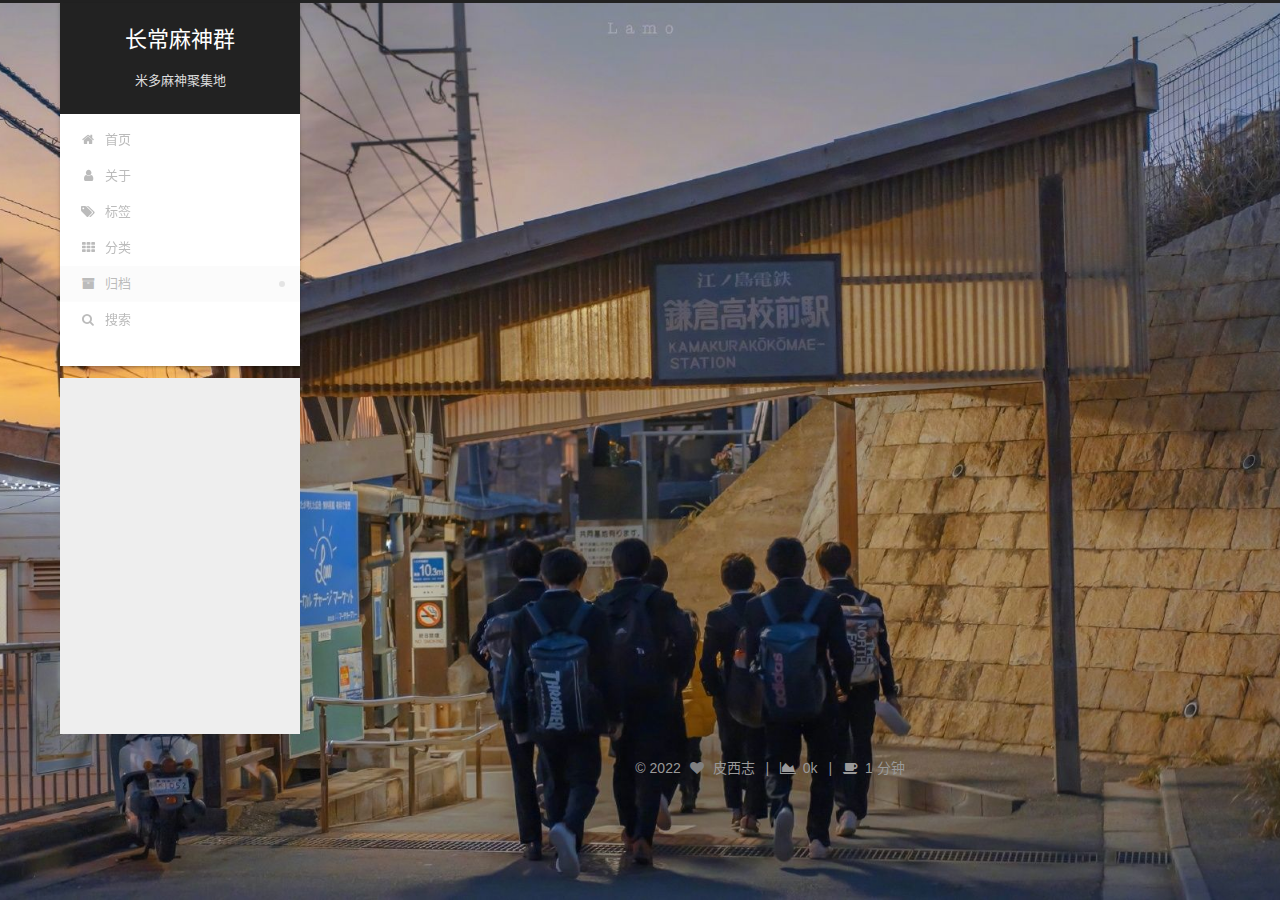
<file: archives/2022/index.html>
<!DOCTYPE html>
<html lang="zh-CN">
<head>
  <meta charset="UTF-8">
<meta name="viewport" content="width=device-width, initial-scale=1, maximum-scale=2">
<meta name="theme-color" content="#222">
<meta name="generator" content="Hexo 6.1.0">
  <link rel="apple-touch-icon" sizes="180x180" href="/images/apple-touch-icon-next.png">
  <link rel="icon" type="image/png" sizes="32x32" href="/images/favicon-32x32-next.png">
  <link rel="icon" type="image/png" sizes="16x16" href="/images/favicon-16x16-next.png">
  <link rel="mask-icon" href="/images/logo.svg" color="#222">

<link rel="stylesheet" href="/css/main.css">


<link rel="stylesheet" href="/lib/font-awesome/css/font-awesome.min.css">

<script id="hexo-configurations">
    var NexT = window.NexT || {};
    var CONFIG = {"hostname":"orange-wu.github.io","root":"/","scheme":"Gemini","version":"7.8.0","exturl":false,"sidebar":{"position":"left","display":"post","padding":18,"offset":12,"onmobile":false},"copycode":{"enable":false,"show_result":false,"style":null},"back2top":{"enable":true,"sidebar":false,"scrollpercent":true},"bookmark":{"enable":false,"color":"#222","save":"auto"},"fancybox":false,"mediumzoom":false,"lazyload":false,"pangu":false,"comments":{"style":"tabs","active":null,"storage":true,"lazyload":false,"nav":null},"algolia":{"hits":{"per_page":10},"labels":{"input_placeholder":"Search for Posts","hits_empty":"We didn't find any results for the search: ${query}","hits_stats":"${hits} results found in ${time} ms"}},"localsearch":{"enable":true,"trigger":"auto","top_n_per_article":3,"unescape":false,"preload":false},"motion":{"enable":true,"async":false,"transition":{"post_block":"fadeIn","post_header":"slideDownIn","post_body":"slideDownIn","coll_header":"slideLeftIn","sidebar":"slideUpIn"}},"path":"search.xml"};
  </script>

  <meta name="description" content="常德初代目男团">
<meta property="og:type" content="website">
<meta property="og:title" content="长常麻神群">
<meta property="og:url" content="https://orange-wu.github.io/archives/2022/index.html">
<meta property="og:site_name" content="长常麻神群">
<meta property="og:description" content="常德初代目男团">
<meta property="og:locale" content="zh_CN">
<meta property="article:author" content="皮西志">
<meta name="twitter:card" content="summary">

<link rel="canonical" href="https://orange-wu.github.io/archives/2022/">


<script id="page-configurations">
  // https://hexo.io/docs/variables.html
  CONFIG.page = {
    sidebar: "",
    isHome : false,
    isPost : false,
    lang   : 'zh-CN'
  };
</script>

  <title>归档 | 长常麻神群</title>
  






  <noscript>
  <style>
  .use-motion .brand,
  .use-motion .menu-item,
  .sidebar-inner,
  .use-motion .post-block,
  .use-motion .pagination,
  .use-motion .comments,
  .use-motion .post-header,
  .use-motion .post-body,
  .use-motion .collection-header { opacity: initial; }

  .use-motion .site-title,
  .use-motion .site-subtitle {
    opacity: initial;
    top: initial;
  }

  .use-motion .logo-line-before i { left: initial; }
  .use-motion .logo-line-after i { right: initial; }
  </style>
</noscript>

</head>

<body itemscope itemtype="http://schema.org/WebPage">
  <div class="container use-motion">
    <div class="headband"></div>

    <header class="header" itemscope itemtype="http://schema.org/WPHeader">
      <div class="header-inner"><div class="site-brand-container">
  <div class="site-nav-toggle">
    <div class="toggle" aria-label="切换导航栏">
      <span class="toggle-line toggle-line-first"></span>
      <span class="toggle-line toggle-line-middle"></span>
      <span class="toggle-line toggle-line-last"></span>
    </div>
  </div>

  <div class="site-meta">

    <a href="/" class="brand" rel="start">
      <span class="logo-line-before"><i></i></span>
      <h1 class="site-title">长常麻神群</h1>
      <span class="logo-line-after"><i></i></span>
    </a>
      <p class="site-subtitle" itemprop="description">米多麻神聚集地</p>
  </div>

  <div class="site-nav-right">
    <div class="toggle popup-trigger">
        <i class="fa fa-search fa-fw fa-lg"></i>
    </div>
  </div>
</div>




<nav class="site-nav">
  <ul id="menu" class="menu">
        <li class="menu-item menu-item-home">

    <a href="/" rel="section"><i class="fa fa-fw fa-home"></i>首页</a>

  </li>
        <li class="menu-item menu-item-about">

    <a href="/about/" rel="section"><i class="fa fa-fw fa-user"></i>关于</a>

  </li>
        <li class="menu-item menu-item-tags">

    <a href="/tags/" rel="section"><i class="fa fa-fw fa-tags"></i>标签</a>

  </li>
        <li class="menu-item menu-item-categories">

    <a href="/categories/" rel="section"><i class="fa fa-fw fa-th"></i>分类</a>

  </li>
        <li class="menu-item menu-item-archives">

    <a href="/archives/" rel="section"><i class="fa fa-fw fa-archive"></i>归档</a>

  </li>
      <li class="menu-item menu-item-search">
        <a role="button" class="popup-trigger"><i class="fa fa-search fa-fw"></i>搜索
        </a>
      </li>
  </ul>
</nav>



  <div class="search-pop-overlay">
    <div class="popup search-popup">
        <div class="search-header">
  <span class="search-icon">
    <i class="fa fa-search"></i>
  </span>
  <div class="search-input-container">
    <input autocomplete="off" autocapitalize="off"
           placeholder="搜索..." spellcheck="false"
           type="search" class="search-input">
  </div>
  <span class="popup-btn-close">
    <i class="fa fa-times-circle"></i>
  </span>
</div>
<div id="search-result">
  <div id="no-result">
    <i class="fa fa-spinner fa-pulse fa-5x fa-fw"></i>
  </div>
</div>

    </div>
  </div>

</div>
    </header>

    
  <div class="back-to-top">
    <i class="fa fa-arrow-up"></i>
    <span>0%</span>
  </div>


    <main class="main">
      <div class="main-inner">
        <div class="content-wrap">
          

          <div class="content archive">
            

  
  
  
  <div class="post-block">
    <div class="posts-collapse">
      <div class="collection-title">
        <span class="collection-header">嗯..! 目前共计 1 篇日志。 继续努力。</span>
      </div>

      
    <div class="collection-year">
      <span class="collection-header">2022</span>
    </div>

  <article itemscope itemtype="http://schema.org/Article">
    <header class="post-header">

      <div class="post-meta">
        <time itemprop="dateCreated"
              datetime="2022-04-26T14:28:49+08:00"
              content="2022-04-26">
          04-26
        </time>
      </div>

      <div class="post-title">
          <a class="post-title-link" href="/2022/04/26/hello-world/" itemprop="url">
            <span itemprop="name">Hello World</span>
          </a>
      </div>

    </header>
  </article>


    </div>
  </div>
  
  
  

  



          </div>
          

<script>
  window.addEventListener('tabs:register', () => {
    let { activeClass } = CONFIG.comments;
    if (CONFIG.comments.storage) {
      activeClass = localStorage.getItem('comments_active') || activeClass;
    }
    if (activeClass) {
      let activeTab = document.querySelector(`a[href="#comment-${activeClass}"]`);
      if (activeTab) {
        activeTab.click();
      }
    }
  });
  if (CONFIG.comments.storage) {
    window.addEventListener('tabs:click', event => {
      if (!event.target.matches('.tabs-comment .tab-content .tab-pane')) return;
      let commentClass = event.target.classList[1];
      localStorage.setItem('comments_active', commentClass);
    });
  }
</script>

        </div>
          
  
  <div class="toggle sidebar-toggle">
    <span class="toggle-line toggle-line-first"></span>
    <span class="toggle-line toggle-line-middle"></span>
    <span class="toggle-line toggle-line-last"></span>
  </div>

  <aside class="sidebar">
    <div class="sidebar-inner">

      <ul class="sidebar-nav motion-element">
        <li class="sidebar-nav-toc">
          文章目录
        </li>
        <li class="sidebar-nav-overview">
          站点概览
        </li>
      </ul>

      <!--noindex-->
      <div class="post-toc-wrap sidebar-panel">
      </div>
      <!--/noindex-->

      <div class="site-overview-wrap sidebar-panel">
        <div class="site-author motion-element" itemprop="author" itemscope itemtype="http://schema.org/Person">
    <img class="site-author-image" itemprop="image" alt="皮西志"
      src="/images/avatar.jpg">
  <p class="site-author-name" itemprop="name">皮西志</p>
  <div class="site-description" itemprop="description">常德初代目男团</div>
</div>
<div class="site-state-wrap motion-element">
  <nav class="site-state">
      <div class="site-state-item site-state-posts">
          <a href="/archives/">
        
          <span class="site-state-item-count">1</span>
          <span class="site-state-item-name">日志</span>
        </a>
      </div>
  </nav>
</div>
  <div class="links-of-author motion-element">
      <span class="links-of-author-item">
        <a href="https://github.com/orange-wu" title="GitHub → https:&#x2F;&#x2F;github.com&#x2F;orange-wu" rel="noopener" target="_blank"><i class="fa fa-fw fa-github"></i>GitHub</a>
      </span>
      <span class="links-of-author-item">
        <a href="https://weibo.com/" title="Weibo → https:&#x2F;&#x2F;weibo.com" rel="noopener" target="_blank"><i class="fa fa-fw fa-weibo"></i>Weibo</a>
      </span>
  </div>



      </div>

    </div>
  </aside>
  <div id="sidebar-dimmer"></div>


      </div>
    </main>

    <footer class="footer">
      <div class="footer-inner">
        

        

<div class="copyright">
  
  &copy; 
  <span itemprop="copyrightYear">2022</span>
  <span class="with-love">
    <i class="fa fa-heart"></i>
  </span>
  <span class="author" itemprop="copyrightHolder">皮西志</span>
    <span class="post-meta-divider">|</span>
    <span class="post-meta-item-icon">
      <i class="fa fa-area-chart"></i>
    </span>
    <span title="站点总字数">0k</span>
    <span class="post-meta-divider">|</span>
    <span class="post-meta-item-icon">
      <i class="fa fa-coffee"></i>
    </span>
    <span title="站点阅读时长">1 分钟</span>
</div>

<!--
  <div class="powered-by">由 <a href="https://hexo.io/" class="theme-link" rel="noopener" target="_blank">Hexo</a> & <a href="https://theme-next.org/" class="theme-link" rel="noopener" target="_blank">NexT.Gemini</a> 强力驱动
  </div> -->

        








      </div>
    </footer>
  </div>

  
  <script src="/lib/anime.min.js"></script>
  <script src="/lib/velocity/velocity.min.js"></script>
  <script src="/lib/velocity/velocity.ui.min.js"></script>

<script src="/js/utils.js"></script>

<script src="/js/motion.js"></script>


<script src="/js/schemes/pisces.js"></script>


<script src="/js/next-boot.js"></script>




  




  
<script src="/js/local-search.js"></script>













  

  

</body>
</html>
</file>
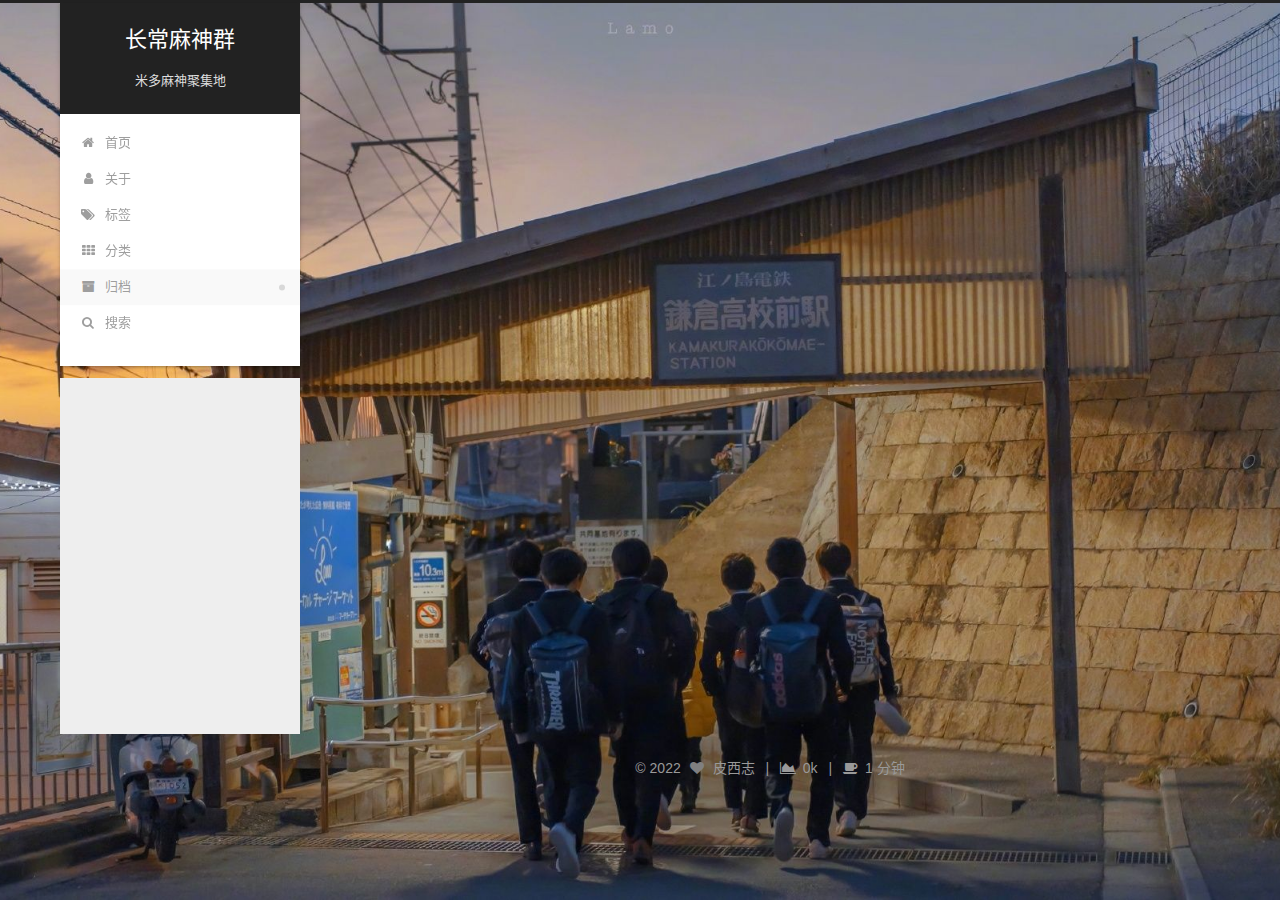
<file: archives/2022/04/index.html>
<!DOCTYPE html>
<html lang="zh-CN">
<head>
  <meta charset="UTF-8">
<meta name="viewport" content="width=device-width, initial-scale=1, maximum-scale=2">
<meta name="theme-color" content="#222">
<meta name="generator" content="Hexo 6.1.0">
  <link rel="apple-touch-icon" sizes="180x180" href="/images/apple-touch-icon-next.png">
  <link rel="icon" type="image/png" sizes="32x32" href="/images/favicon-32x32-next.png">
  <link rel="icon" type="image/png" sizes="16x16" href="/images/favicon-16x16-next.png">
  <link rel="mask-icon" href="/images/logo.svg" color="#222">

<link rel="stylesheet" href="/css/main.css">


<link rel="stylesheet" href="/lib/font-awesome/css/font-awesome.min.css">

<script id="hexo-configurations">
    var NexT = window.NexT || {};
    var CONFIG = {"hostname":"orange-wu.github.io","root":"/","scheme":"Gemini","version":"7.8.0","exturl":false,"sidebar":{"position":"left","display":"post","padding":18,"offset":12,"onmobile":false},"copycode":{"enable":false,"show_result":false,"style":null},"back2top":{"enable":true,"sidebar":false,"scrollpercent":true},"bookmark":{"enable":false,"color":"#222","save":"auto"},"fancybox":false,"mediumzoom":false,"lazyload":false,"pangu":false,"comments":{"style":"tabs","active":null,"storage":true,"lazyload":false,"nav":null},"algolia":{"hits":{"per_page":10},"labels":{"input_placeholder":"Search for Posts","hits_empty":"We didn't find any results for the search: ${query}","hits_stats":"${hits} results found in ${time} ms"}},"localsearch":{"enable":true,"trigger":"auto","top_n_per_article":3,"unescape":false,"preload":false},"motion":{"enable":true,"async":false,"transition":{"post_block":"fadeIn","post_header":"slideDownIn","post_body":"slideDownIn","coll_header":"slideLeftIn","sidebar":"slideUpIn"}},"path":"search.xml"};
  </script>

  <meta name="description" content="常德初代目男团">
<meta property="og:type" content="website">
<meta property="og:title" content="长常麻神群">
<meta property="og:url" content="https://orange-wu.github.io/archives/2022/04/index.html">
<meta property="og:site_name" content="长常麻神群">
<meta property="og:description" content="常德初代目男团">
<meta property="og:locale" content="zh_CN">
<meta property="article:author" content="皮西志">
<meta name="twitter:card" content="summary">

<link rel="canonical" href="https://orange-wu.github.io/archives/2022/04/">


<script id="page-configurations">
  // https://hexo.io/docs/variables.html
  CONFIG.page = {
    sidebar: "",
    isHome : false,
    isPost : false,
    lang   : 'zh-CN'
  };
</script>

  <title>归档 | 长常麻神群</title>
  






  <noscript>
  <style>
  .use-motion .brand,
  .use-motion .menu-item,
  .sidebar-inner,
  .use-motion .post-block,
  .use-motion .pagination,
  .use-motion .comments,
  .use-motion .post-header,
  .use-motion .post-body,
  .use-motion .collection-header { opacity: initial; }

  .use-motion .site-title,
  .use-motion .site-subtitle {
    opacity: initial;
    top: initial;
  }

  .use-motion .logo-line-before i { left: initial; }
  .use-motion .logo-line-after i { right: initial; }
  </style>
</noscript>

</head>

<body itemscope itemtype="http://schema.org/WebPage">
  <div class="container use-motion">
    <div class="headband"></div>

    <header class="header" itemscope itemtype="http://schema.org/WPHeader">
      <div class="header-inner"><div class="site-brand-container">
  <div class="site-nav-toggle">
    <div class="toggle" aria-label="切换导航栏">
      <span class="toggle-line toggle-line-first"></span>
      <span class="toggle-line toggle-line-middle"></span>
      <span class="toggle-line toggle-line-last"></span>
    </div>
  </div>

  <div class="site-meta">

    <a href="/" class="brand" rel="start">
      <span class="logo-line-before"><i></i></span>
      <h1 class="site-title">长常麻神群</h1>
      <span class="logo-line-after"><i></i></span>
    </a>
      <p class="site-subtitle" itemprop="description">米多麻神聚集地</p>
  </div>

  <div class="site-nav-right">
    <div class="toggle popup-trigger">
        <i class="fa fa-search fa-fw fa-lg"></i>
    </div>
  </div>
</div>




<nav class="site-nav">
  <ul id="menu" class="menu">
        <li class="menu-item menu-item-home">

    <a href="/" rel="section"><i class="fa fa-fw fa-home"></i>首页</a>

  </li>
        <li class="menu-item menu-item-about">

    <a href="/about/" rel="section"><i class="fa fa-fw fa-user"></i>关于</a>

  </li>
        <li class="menu-item menu-item-tags">

    <a href="/tags/" rel="section"><i class="fa fa-fw fa-tags"></i>标签</a>

  </li>
        <li class="menu-item menu-item-categories">

    <a href="/categories/" rel="section"><i class="fa fa-fw fa-th"></i>分类</a>

  </li>
        <li class="menu-item menu-item-archives">

    <a href="/archives/" rel="section"><i class="fa fa-fw fa-archive"></i>归档</a>

  </li>
      <li class="menu-item menu-item-search">
        <a role="button" class="popup-trigger"><i class="fa fa-search fa-fw"></i>搜索
        </a>
      </li>
  </ul>
</nav>



  <div class="search-pop-overlay">
    <div class="popup search-popup">
        <div class="search-header">
  <span class="search-icon">
    <i class="fa fa-search"></i>
  </span>
  <div class="search-input-container">
    <input autocomplete="off" autocapitalize="off"
           placeholder="搜索..." spellcheck="false"
           type="search" class="search-input">
  </div>
  <span class="popup-btn-close">
    <i class="fa fa-times-circle"></i>
  </span>
</div>
<div id="search-result">
  <div id="no-result">
    <i class="fa fa-spinner fa-pulse fa-5x fa-fw"></i>
  </div>
</div>

    </div>
  </div>

</div>
    </header>

    
  <div class="back-to-top">
    <i class="fa fa-arrow-up"></i>
    <span>0%</span>
  </div>


    <main class="main">
      <div class="main-inner">
        <div class="content-wrap">
          

          <div class="content archive">
            

  
  
  
  <div class="post-block">
    <div class="posts-collapse">
      <div class="collection-title">
        <span class="collection-header">嗯..! 目前共计 1 篇日志。 继续努力。</span>
      </div>

      
    <div class="collection-year">
      <span class="collection-header">2022</span>
    </div>

  <article itemscope itemtype="http://schema.org/Article">
    <header class="post-header">

      <div class="post-meta">
        <time itemprop="dateCreated"
              datetime="2022-04-26T14:28:49+08:00"
              content="2022-04-26">
          04-26
        </time>
      </div>

      <div class="post-title">
          <a class="post-title-link" href="/2022/04/26/hello-world/" itemprop="url">
            <span itemprop="name">Hello World</span>
          </a>
      </div>

    </header>
  </article>


    </div>
  </div>
  
  
  

  



          </div>
          

<script>
  window.addEventListener('tabs:register', () => {
    let { activeClass } = CONFIG.comments;
    if (CONFIG.comments.storage) {
      activeClass = localStorage.getItem('comments_active') || activeClass;
    }
    if (activeClass) {
      let activeTab = document.querySelector(`a[href="#comment-${activeClass}"]`);
      if (activeTab) {
        activeTab.click();
      }
    }
  });
  if (CONFIG.comments.storage) {
    window.addEventListener('tabs:click', event => {
      if (!event.target.matches('.tabs-comment .tab-content .tab-pane')) return;
      let commentClass = event.target.classList[1];
      localStorage.setItem('comments_active', commentClass);
    });
  }
</script>

        </div>
          
  
  <div class="toggle sidebar-toggle">
    <span class="toggle-line toggle-line-first"></span>
    <span class="toggle-line toggle-line-middle"></span>
    <span class="toggle-line toggle-line-last"></span>
  </div>

  <aside class="sidebar">
    <div class="sidebar-inner">

      <ul class="sidebar-nav motion-element">
        <li class="sidebar-nav-toc">
          文章目录
        </li>
        <li class="sidebar-nav-overview">
          站点概览
        </li>
      </ul>

      <!--noindex-->
      <div class="post-toc-wrap sidebar-panel">
      </div>
      <!--/noindex-->

      <div class="site-overview-wrap sidebar-panel">
        <div class="site-author motion-element" itemprop="author" itemscope itemtype="http://schema.org/Person">
    <img class="site-author-image" itemprop="image" alt="皮西志"
      src="/images/avatar.jpg">
  <p class="site-author-name" itemprop="name">皮西志</p>
  <div class="site-description" itemprop="description">常德初代目男团</div>
</div>
<div class="site-state-wrap motion-element">
  <nav class="site-state">
      <div class="site-state-item site-state-posts">
          <a href="/archives/">
        
          <span class="site-state-item-count">1</span>
          <span class="site-state-item-name">日志</span>
        </a>
      </div>
  </nav>
</div>
  <div class="links-of-author motion-element">
      <span class="links-of-author-item">
        <a href="https://github.com/orange-wu" title="GitHub → https:&#x2F;&#x2F;github.com&#x2F;orange-wu" rel="noopener" target="_blank"><i class="fa fa-fw fa-github"></i>GitHub</a>
      </span>
      <span class="links-of-author-item">
        <a href="https://weibo.com/" title="Weibo → https:&#x2F;&#x2F;weibo.com" rel="noopener" target="_blank"><i class="fa fa-fw fa-weibo"></i>Weibo</a>
      </span>
  </div>



      </div>

    </div>
  </aside>
  <div id="sidebar-dimmer"></div>


      </div>
    </main>

    <footer class="footer">
      <div class="footer-inner">
        

        

<div class="copyright">
  
  &copy; 
  <span itemprop="copyrightYear">2022</span>
  <span class="with-love">
    <i class="fa fa-heart"></i>
  </span>
  <span class="author" itemprop="copyrightHolder">皮西志</span>
    <span class="post-meta-divider">|</span>
    <span class="post-meta-item-icon">
      <i class="fa fa-area-chart"></i>
    </span>
    <span title="站点总字数">0k</span>
    <span class="post-meta-divider">|</span>
    <span class="post-meta-item-icon">
      <i class="fa fa-coffee"></i>
    </span>
    <span title="站点阅读时长">1 分钟</span>
</div>

<!--
  <div class="powered-by">由 <a href="https://hexo.io/" class="theme-link" rel="noopener" target="_blank">Hexo</a> & <a href="https://theme-next.org/" class="theme-link" rel="noopener" target="_blank">NexT.Gemini</a> 强力驱动
  </div> -->

        








      </div>
    </footer>
  </div>

  
  <script src="/lib/anime.min.js"></script>
  <script src="/lib/velocity/velocity.min.js"></script>
  <script src="/lib/velocity/velocity.ui.min.js"></script>

<script src="/js/utils.js"></script>

<script src="/js/motion.js"></script>


<script src="/js/schemes/pisces.js"></script>


<script src="/js/next-boot.js"></script>




  




  
<script src="/js/local-search.js"></script>













  

  

</body>
</html>
</file>
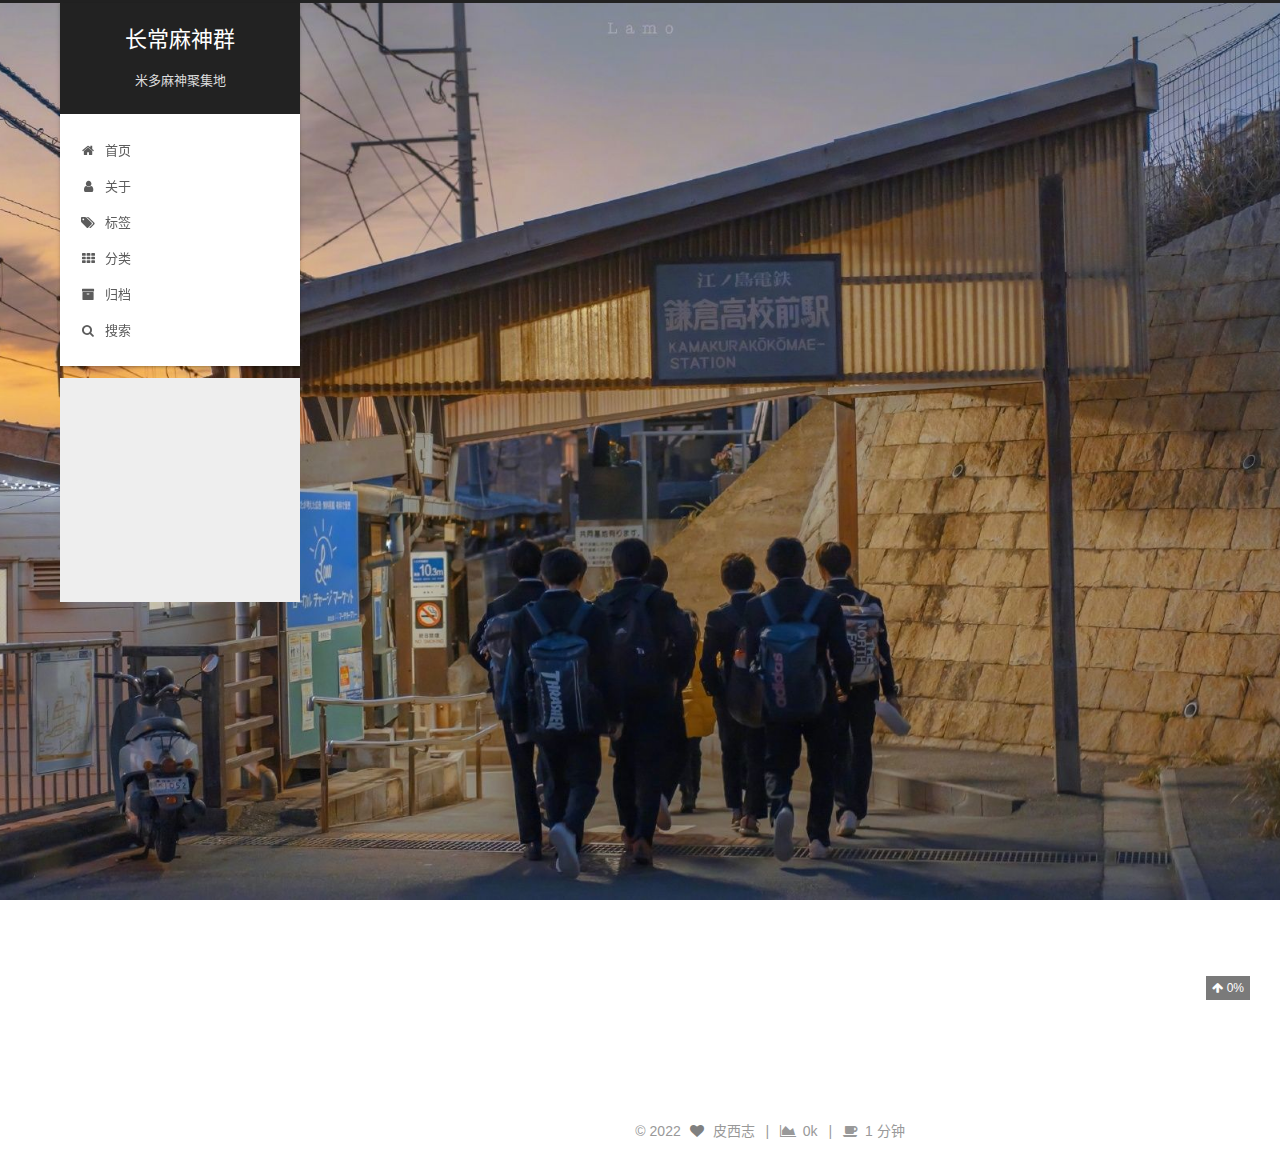
<file: 2022/04/26/hello-world/index.html>
<!DOCTYPE html>
<html lang="zh-CN">
<head>
  <meta charset="UTF-8">
<meta name="viewport" content="width=device-width, initial-scale=1, maximum-scale=2">
<meta name="theme-color" content="#222">
<meta name="generator" content="Hexo 6.1.0">
  <link rel="apple-touch-icon" sizes="180x180" href="/images/apple-touch-icon-next.png">
  <link rel="icon" type="image/png" sizes="32x32" href="/images/favicon-32x32-next.png">
  <link rel="icon" type="image/png" sizes="16x16" href="/images/favicon-16x16-next.png">
  <link rel="mask-icon" href="/images/logo.svg" color="#222">

<link rel="stylesheet" href="/css/main.css">


<link rel="stylesheet" href="/lib/font-awesome/css/font-awesome.min.css">

<script id="hexo-configurations">
    var NexT = window.NexT || {};
    var CONFIG = {"hostname":"orange-wu.github.io","root":"/","scheme":"Gemini","version":"7.8.0","exturl":false,"sidebar":{"position":"left","display":"post","padding":18,"offset":12,"onmobile":false},"copycode":{"enable":false,"show_result":false,"style":null},"back2top":{"enable":true,"sidebar":false,"scrollpercent":true},"bookmark":{"enable":false,"color":"#222","save":"auto"},"fancybox":false,"mediumzoom":false,"lazyload":false,"pangu":false,"comments":{"style":"tabs","active":null,"storage":true,"lazyload":false,"nav":null},"algolia":{"hits":{"per_page":10},"labels":{"input_placeholder":"Search for Posts","hits_empty":"We didn't find any results for the search: ${query}","hits_stats":"${hits} results found in ${time} ms"}},"localsearch":{"enable":true,"trigger":"auto","top_n_per_article":3,"unescape":false,"preload":false},"motion":{"enable":true,"async":false,"transition":{"post_block":"fadeIn","post_header":"slideDownIn","post_body":"slideDownIn","coll_header":"slideLeftIn","sidebar":"slideUpIn"}},"path":"search.xml"};
  </script>

  <meta name="description" content="Welcome to Hexo! This is your very first post. Check documentation for more info. If you get any problems when using Hexo, you can find the answer in troubleshooting or you can ask me on GitHub. Quick">
<meta property="og:type" content="article">
<meta property="og:title" content="Hello World">
<meta property="og:url" content="https://orange-wu.github.io/2022/04/26/hello-world/index.html">
<meta property="og:site_name" content="长常麻神群">
<meta property="og:description" content="Welcome to Hexo! This is your very first post. Check documentation for more info. If you get any problems when using Hexo, you can find the answer in troubleshooting or you can ask me on GitHub. Quick">
<meta property="og:locale" content="zh_CN">
<meta property="article:published_time" content="2022-04-26T06:28:49.116Z">
<meta property="article:modified_time" content="2022-04-26T06:28:49.116Z">
<meta property="article:author" content="皮西志">
<meta name="twitter:card" content="summary">

<link rel="canonical" href="https://orange-wu.github.io/2022/04/26/hello-world/">


<script id="page-configurations">
  // https://hexo.io/docs/variables.html
  CONFIG.page = {
    sidebar: "",
    isHome : false,
    isPost : true,
    lang   : 'zh-CN'
  };
</script>

  <title>Hello World | 长常麻神群</title>
  






  <noscript>
  <style>
  .use-motion .brand,
  .use-motion .menu-item,
  .sidebar-inner,
  .use-motion .post-block,
  .use-motion .pagination,
  .use-motion .comments,
  .use-motion .post-header,
  .use-motion .post-body,
  .use-motion .collection-header { opacity: initial; }

  .use-motion .site-title,
  .use-motion .site-subtitle {
    opacity: initial;
    top: initial;
  }

  .use-motion .logo-line-before i { left: initial; }
  .use-motion .logo-line-after i { right: initial; }
  </style>
</noscript>

</head>

<body itemscope itemtype="http://schema.org/WebPage">
  <div class="container use-motion">
    <div class="headband"></div>

    <header class="header" itemscope itemtype="http://schema.org/WPHeader">
      <div class="header-inner"><div class="site-brand-container">
  <div class="site-nav-toggle">
    <div class="toggle" aria-label="切换导航栏">
      <span class="toggle-line toggle-line-first"></span>
      <span class="toggle-line toggle-line-middle"></span>
      <span class="toggle-line toggle-line-last"></span>
    </div>
  </div>

  <div class="site-meta">

    <a href="/" class="brand" rel="start">
      <span class="logo-line-before"><i></i></span>
      <h1 class="site-title">长常麻神群</h1>
      <span class="logo-line-after"><i></i></span>
    </a>
      <p class="site-subtitle" itemprop="description">米多麻神聚集地</p>
  </div>

  <div class="site-nav-right">
    <div class="toggle popup-trigger">
        <i class="fa fa-search fa-fw fa-lg"></i>
    </div>
  </div>
</div>




<nav class="site-nav">
  <ul id="menu" class="menu">
        <li class="menu-item menu-item-home">

    <a href="/" rel="section"><i class="fa fa-fw fa-home"></i>首页</a>

  </li>
        <li class="menu-item menu-item-about">

    <a href="/about/" rel="section"><i class="fa fa-fw fa-user"></i>关于</a>

  </li>
        <li class="menu-item menu-item-tags">

    <a href="/tags/" rel="section"><i class="fa fa-fw fa-tags"></i>标签</a>

  </li>
        <li class="menu-item menu-item-categories">

    <a href="/categories/" rel="section"><i class="fa fa-fw fa-th"></i>分类</a>

  </li>
        <li class="menu-item menu-item-archives">

    <a href="/archives/" rel="section"><i class="fa fa-fw fa-archive"></i>归档</a>

  </li>
      <li class="menu-item menu-item-search">
        <a role="button" class="popup-trigger"><i class="fa fa-search fa-fw"></i>搜索
        </a>
      </li>
  </ul>
</nav>



  <div class="search-pop-overlay">
    <div class="popup search-popup">
        <div class="search-header">
  <span class="search-icon">
    <i class="fa fa-search"></i>
  </span>
  <div class="search-input-container">
    <input autocomplete="off" autocapitalize="off"
           placeholder="搜索..." spellcheck="false"
           type="search" class="search-input">
  </div>
  <span class="popup-btn-close">
    <i class="fa fa-times-circle"></i>
  </span>
</div>
<div id="search-result">
  <div id="no-result">
    <i class="fa fa-spinner fa-pulse fa-5x fa-fw"></i>
  </div>
</div>

    </div>
  </div>

</div>
    </header>

    
  <div class="back-to-top">
    <i class="fa fa-arrow-up"></i>
    <span>0%</span>
  </div>


    <main class="main">
      <div class="main-inner">
        <div class="content-wrap">
          

          <div class="content post posts-expand">
            

    
  
  
  <article itemscope itemtype="http://schema.org/Article" class="post-block" lang="zh-CN">
    <link itemprop="mainEntityOfPage" href="https://orange-wu.github.io/2022/04/26/hello-world/">

    <span hidden itemprop="author" itemscope itemtype="http://schema.org/Person">
      <meta itemprop="image" content="/images/avatar.jpg">
      <meta itemprop="name" content="皮西志">
      <meta itemprop="description" content="常德初代目男团">
    </span>

    <span hidden itemprop="publisher" itemscope itemtype="http://schema.org/Organization">
      <meta itemprop="name" content="长常麻神群">
    </span>
      <header class="post-header">
        <h1 class="post-title" itemprop="name headline">
          Hello World
        </h1>

        <div class="post-meta">
            <span class="post-meta-item">
              <span class="post-meta-item-icon">
                <i class="fa fa-calendar-o"></i>
              </span>
              <span class="post-meta-item-text">发表于</span>

              <time title="创建时间：2022-04-26 14:28:49" itemprop="dateCreated datePublished" datetime="2022-04-26T14:28:49+08:00">2022-04-26</time>
            </span>

          
            <span class="post-meta-item" title="本文字数">
              <span class="post-meta-item-icon">
                <i class="fa fa-file-word-o"></i>
              </span>
                <span class="post-meta-item-text">本文字数：</span>
              <span>367</span>
            </span>
            <span class="post-meta-item" title="阅读时长">
              <span class="post-meta-item-icon">
                <i class="fa fa-clock-o"></i>
              </span>
                <span class="post-meta-item-text">阅读时长 &asymp;</span>
              <span>1 分钟</span>
            </span>

        </div>
      </header>

    
    
    
    <div class="post-body" itemprop="articleBody">

      
        <p>Welcome to <a target="_blank" rel="noopener" href="https://hexo.io/">Hexo</a>! This is your very first post. Check <a target="_blank" rel="noopener" href="https://hexo.io/docs/">documentation</a> for more info. If you get any problems when using Hexo, you can find the answer in <a target="_blank" rel="noopener" href="https://hexo.io/docs/troubleshooting.html">troubleshooting</a> or you can ask me on <a target="_blank" rel="noopener" href="https://github.com/hexojs/hexo/issues">GitHub</a>.</p>
<h2 id="Quick-Start"><a href="#Quick-Start" class="headerlink" title="Quick Start"></a>Quick Start</h2><h3 id="Create-a-new-post"><a href="#Create-a-new-post" class="headerlink" title="Create a new post"></a>Create a new post</h3><figure class="highlight bash"><table><tr><td class="gutter"><pre><span class="line">1</span><br></pre></td><td class="code"><pre><span class="line">$ hexo new <span class="string">&quot;My New Post&quot;</span></span><br></pre></td></tr></table></figure>

<p>More info: <a target="_blank" rel="noopener" href="https://hexo.io/docs/writing.html">Writing</a></p>
<h3 id="Run-server"><a href="#Run-server" class="headerlink" title="Run server"></a>Run server</h3><figure class="highlight bash"><table><tr><td class="gutter"><pre><span class="line">1</span><br></pre></td><td class="code"><pre><span class="line">$ hexo server</span><br></pre></td></tr></table></figure>

<p>More info: <a target="_blank" rel="noopener" href="https://hexo.io/docs/server.html">Server</a></p>
<h3 id="Generate-static-files"><a href="#Generate-static-files" class="headerlink" title="Generate static files"></a>Generate static files</h3><figure class="highlight bash"><table><tr><td class="gutter"><pre><span class="line">1</span><br></pre></td><td class="code"><pre><span class="line">$ hexo generate</span><br></pre></td></tr></table></figure>

<p>More info: <a target="_blank" rel="noopener" href="https://hexo.io/docs/generating.html">Generating</a></p>
<h3 id="Deploy-to-remote-sites"><a href="#Deploy-to-remote-sites" class="headerlink" title="Deploy to remote sites"></a>Deploy to remote sites</h3><figure class="highlight bash"><table><tr><td class="gutter"><pre><span class="line">1</span><br></pre></td><td class="code"><pre><span class="line">$ hexo deploy</span><br></pre></td></tr></table></figure>

<p>More info: <a target="_blank" rel="noopener" href="https://hexo.io/docs/one-command-deployment.html">Deployment</a></p>

    </div>

    
    
    

      <footer class="post-footer">

        


        
      </footer>
    
  </article>
  
  
  



          </div>
          

<script>
  window.addEventListener('tabs:register', () => {
    let { activeClass } = CONFIG.comments;
    if (CONFIG.comments.storage) {
      activeClass = localStorage.getItem('comments_active') || activeClass;
    }
    if (activeClass) {
      let activeTab = document.querySelector(`a[href="#comment-${activeClass}"]`);
      if (activeTab) {
        activeTab.click();
      }
    }
  });
  if (CONFIG.comments.storage) {
    window.addEventListener('tabs:click', event => {
      if (!event.target.matches('.tabs-comment .tab-content .tab-pane')) return;
      let commentClass = event.target.classList[1];
      localStorage.setItem('comments_active', commentClass);
    });
  }
</script>

        </div>
          
  
  <div class="toggle sidebar-toggle">
    <span class="toggle-line toggle-line-first"></span>
    <span class="toggle-line toggle-line-middle"></span>
    <span class="toggle-line toggle-line-last"></span>
  </div>

  <aside class="sidebar">
    <div class="sidebar-inner">

      <ul class="sidebar-nav motion-element">
        <li class="sidebar-nav-toc">
          文章目录
        </li>
        <li class="sidebar-nav-overview">
          站点概览
        </li>
      </ul>

      <!--noindex-->
      <div class="post-toc-wrap sidebar-panel">
          <div class="post-toc motion-element"><ol class="nav"><li class="nav-item nav-level-2"><a class="nav-link" href="#Quick-Start"><span class="nav-number">1.</span> <span class="nav-text">Quick Start</span></a><ol class="nav-child"><li class="nav-item nav-level-3"><a class="nav-link" href="#Create-a-new-post"><span class="nav-number">1.1.</span> <span class="nav-text">Create a new post</span></a></li><li class="nav-item nav-level-3"><a class="nav-link" href="#Run-server"><span class="nav-number">1.2.</span> <span class="nav-text">Run server</span></a></li><li class="nav-item nav-level-3"><a class="nav-link" href="#Generate-static-files"><span class="nav-number">1.3.</span> <span class="nav-text">Generate static files</span></a></li><li class="nav-item nav-level-3"><a class="nav-link" href="#Deploy-to-remote-sites"><span class="nav-number">1.4.</span> <span class="nav-text">Deploy to remote sites</span></a></li></ol></li></ol></div>
      </div>
      <!--/noindex-->

      <div class="site-overview-wrap sidebar-panel">
        <div class="site-author motion-element" itemprop="author" itemscope itemtype="http://schema.org/Person">
    <img class="site-author-image" itemprop="image" alt="皮西志"
      src="/images/avatar.jpg">
  <p class="site-author-name" itemprop="name">皮西志</p>
  <div class="site-description" itemprop="description">常德初代目男团</div>
</div>
<div class="site-state-wrap motion-element">
  <nav class="site-state">
      <div class="site-state-item site-state-posts">
          <a href="/archives/">
        
          <span class="site-state-item-count">1</span>
          <span class="site-state-item-name">日志</span>
        </a>
      </div>
  </nav>
</div>
  <div class="links-of-author motion-element">
      <span class="links-of-author-item">
        <a href="https://github.com/orange-wu" title="GitHub → https:&#x2F;&#x2F;github.com&#x2F;orange-wu" rel="noopener" target="_blank"><i class="fa fa-fw fa-github"></i>GitHub</a>
      </span>
      <span class="links-of-author-item">
        <a href="https://weibo.com/" title="Weibo → https:&#x2F;&#x2F;weibo.com" rel="noopener" target="_blank"><i class="fa fa-fw fa-weibo"></i>Weibo</a>
      </span>
  </div>



      </div>

    </div>
  </aside>
  <div id="sidebar-dimmer"></div>


      </div>
    </main>

    <footer class="footer">
      <div class="footer-inner">
        

        

<div class="copyright">
  
  &copy; 
  <span itemprop="copyrightYear">2022</span>
  <span class="with-love">
    <i class="fa fa-heart"></i>
  </span>
  <span class="author" itemprop="copyrightHolder">皮西志</span>
    <span class="post-meta-divider">|</span>
    <span class="post-meta-item-icon">
      <i class="fa fa-area-chart"></i>
    </span>
    <span title="站点总字数">0k</span>
    <span class="post-meta-divider">|</span>
    <span class="post-meta-item-icon">
      <i class="fa fa-coffee"></i>
    </span>
    <span title="站点阅读时长">1 分钟</span>
</div>

<!--
  <div class="powered-by">由 <a href="https://hexo.io/" class="theme-link" rel="noopener" target="_blank">Hexo</a> & <a href="https://theme-next.org/" class="theme-link" rel="noopener" target="_blank">NexT.Gemini</a> 强力驱动
  </div> -->

        








      </div>
    </footer>
  </div>

  
  <script src="/lib/anime.min.js"></script>
  <script src="/lib/velocity/velocity.min.js"></script>
  <script src="/lib/velocity/velocity.ui.min.js"></script>

<script src="/js/utils.js"></script>

<script src="/js/motion.js"></script>


<script src="/js/schemes/pisces.js"></script>


<script src="/js/next-boot.js"></script>




  




  
<script src="/js/local-search.js"></script>













  

  

</body>
</html>
</file>
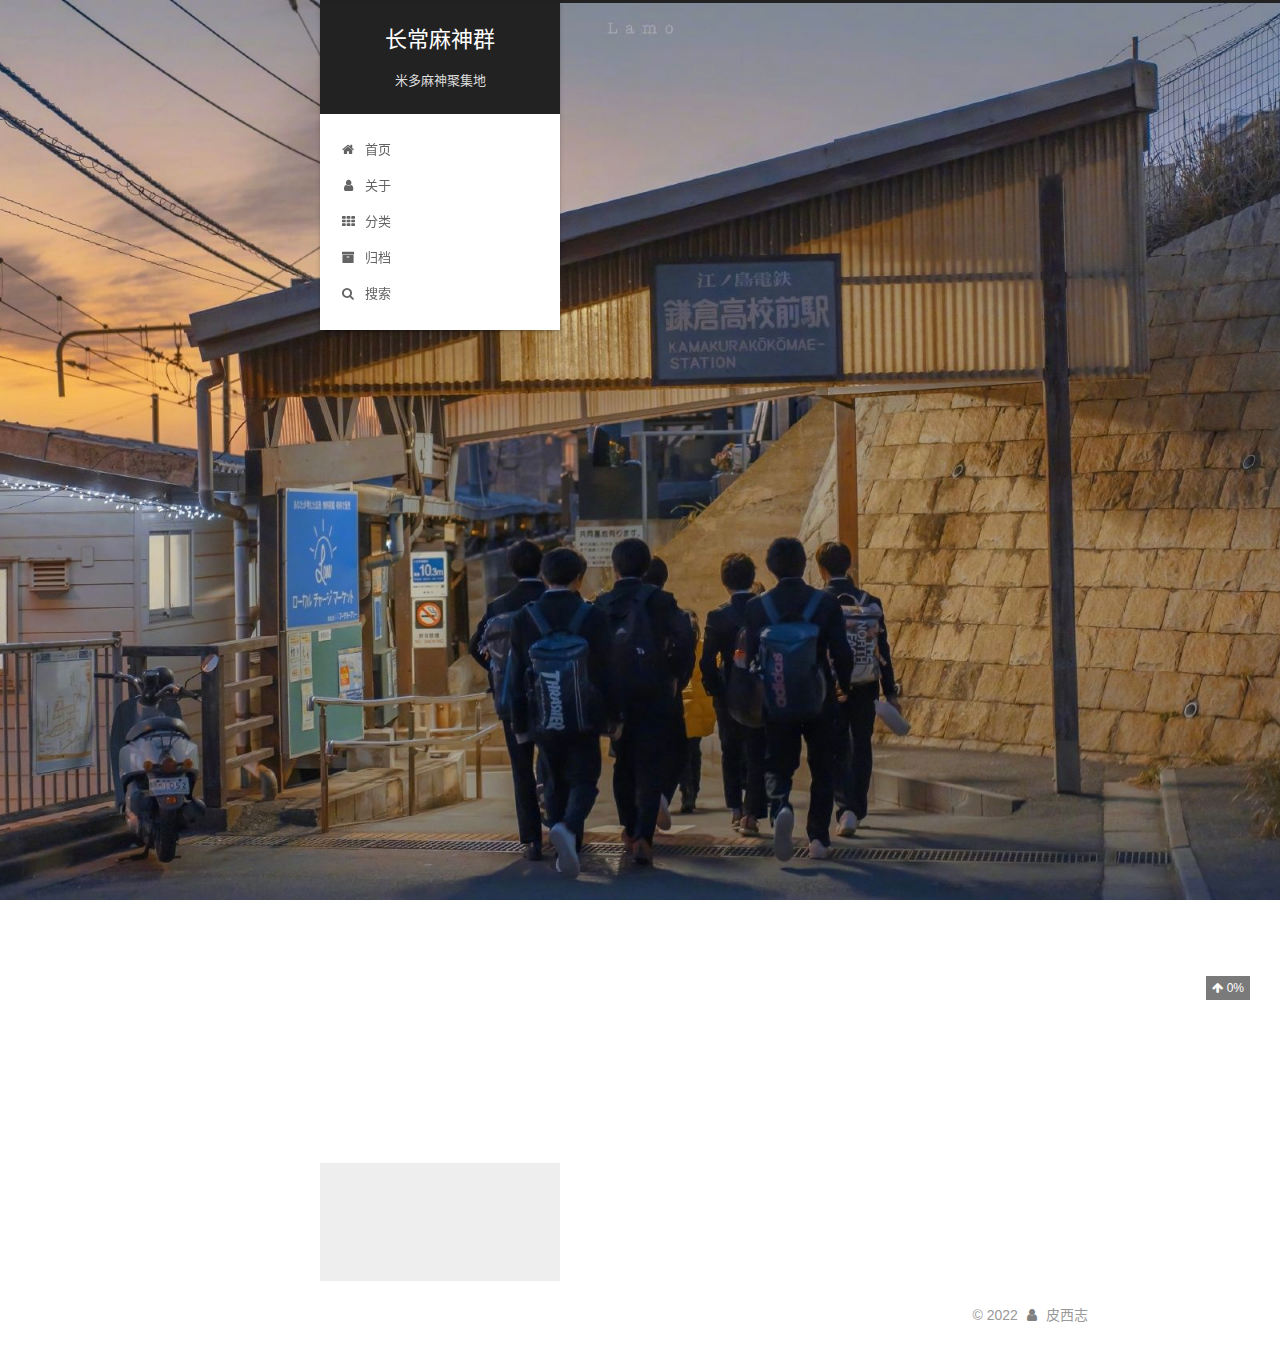
<file: 2022/04/26/第一次测试/index.html>
<!DOCTYPE html>
<html lang="zh-CN">
<head>
  <meta charset="UTF-8">
<meta name="viewport" content="width=device-width, initial-scale=1, maximum-scale=2">
<meta name="theme-color" content="#222">
<meta name="generator" content="Hexo 6.1.0">
  <link rel="apple-touch-icon" sizes="180x180" href="/images/apple-touch-icon-next.png">
  <link rel="icon" type="image/png" sizes="32x32" href="/images/favicon-32x32-next.png">
  <link rel="icon" type="image/png" sizes="16x16" href="/images/favicon-16x16-next.png">
  <link rel="mask-icon" href="/images/logo.svg" color="#222">

<link rel="stylesheet" href="/css/main.css">


<link rel="stylesheet" href="/lib/font-awesome/css/font-awesome.min.css">

<script id="hexo-configurations">
    var NexT = window.NexT || {};
    var CONFIG = {"hostname":"orange-wu.github.io","root":"/","scheme":"Muse","version":"7.8.0","exturl":false,"sidebar":{"position":"left","display":"post","padding":18,"offset":12,"onmobile":false},"copycode":{"enable":false,"show_result":false,"style":null},"back2top":{"enable":true,"sidebar":false,"scrollpercent":true},"bookmark":{"enable":false,"color":"#222","save":"auto"},"fancybox":false,"mediumzoom":false,"lazyload":false,"pangu":false,"comments":{"style":"tabs","active":null,"storage":true,"lazyload":false,"nav":null},"algolia":{"hits":{"per_page":10},"labels":{"input_placeholder":"Search for Posts","hits_empty":"We didn't find any results for the search: ${query}","hits_stats":"${hits} results found in ${time} ms"}},"localsearch":{"enable":true,"trigger":"auto","top_n_per_article":3,"unescape":false,"preload":false},"motion":{"enable":true,"async":false,"transition":{"post_block":"fadeIn","post_header":"slideDownIn","post_body":"slideDownIn","coll_header":"slideLeftIn","sidebar":"slideUpIn"}},"path":"search.xml"};
  </script>

  <meta name="description" content="w撒大苏打伍城志oran">
<meta property="og:type" content="article">
<meta property="og:title" content="第一次测试">
<meta property="og:url" content="https://orange-wu.github.io/2022/04/26/%E7%AC%AC%E4%B8%80%E6%AC%A1%E6%B5%8B%E8%AF%95/index.html">
<meta property="og:site_name" content="长常麻神群">
<meta property="og:description" content="w撒大苏打伍城志oran">
<meta property="og:locale" content="zh_CN">
<meta property="article:published_time" content="2022-04-26T06:47:36.000Z">
<meta property="article:modified_time" content="2022-04-27T06:57:51.710Z">
<meta property="article:author" content="皮西志">
<meta name="twitter:card" content="summary">

<link rel="canonical" href="https://orange-wu.github.io/2022/04/26/%E7%AC%AC%E4%B8%80%E6%AC%A1%E6%B5%8B%E8%AF%95/">


<script id="page-configurations">
  // https://hexo.io/docs/variables.html
  CONFIG.page = {
    sidebar: "",
    isHome : false,
    isPost : true,
    lang   : 'zh-CN'
  };
</script>

  <title>第一次测试 | 长常麻神群</title>
  






  <noscript>
  <style>
  .use-motion .brand,
  .use-motion .menu-item,
  .sidebar-inner,
  .use-motion .post-block,
  .use-motion .pagination,
  .use-motion .comments,
  .use-motion .post-header,
  .use-motion .post-body,
  .use-motion .collection-header { opacity: initial; }

  .use-motion .site-title,
  .use-motion .site-subtitle {
    opacity: initial;
    top: initial;
  }

  .use-motion .logo-line-before i { left: initial; }
  .use-motion .logo-line-after i { right: initial; }
  </style>
</noscript>

</head>

<body itemscope itemtype="http://schema.org/WebPage">
  <div class="container use-motion">
    <div class="headband"></div>

    <header class="header" itemscope itemtype="http://schema.org/WPHeader">
      <div class="header-inner"><div class="site-brand-container">
  <div class="site-nav-toggle">
    <div class="toggle" aria-label="切换导航栏">
      <span class="toggle-line toggle-line-first"></span>
      <span class="toggle-line toggle-line-middle"></span>
      <span class="toggle-line toggle-line-last"></span>
    </div>
  </div>

  <div class="site-meta">

    <a href="/" class="brand" rel="start">
      <span class="logo-line-before"><i></i></span>
      <h1 class="site-title">长常麻神群</h1>
      <span class="logo-line-after"><i></i></span>
    </a>
      <p class="site-subtitle" itemprop="description">米多麻神聚集地</p>
  </div>

  <div class="site-nav-right">
    <div class="toggle popup-trigger">
        <i class="fa fa-search fa-fw fa-lg"></i>
    </div>
  </div>
</div>




<nav class="site-nav">
  <ul id="menu" class="menu">
        <li class="menu-item menu-item-home">

    <a href="/" rel="section"><i class="fa fa-fw fa-home"></i>首页</a>

  </li>
        <li class="menu-item menu-item-about">

    <a href="/about/" rel="section"><i class="fa fa-fw fa-user"></i>关于</a>

  </li>
        <li class="menu-item menu-item-categories">

    <a href="/categories/" rel="section"><i class="fa fa-fw fa-th"></i>分类</a>

  </li>
        <li class="menu-item menu-item-archives">

    <a href="/archives/" rel="section"><i class="fa fa-fw fa-archive"></i>归档</a>

  </li>
      <li class="menu-item menu-item-search">
        <a role="button" class="popup-trigger"><i class="fa fa-search fa-fw"></i>搜索
        </a>
      </li>
  </ul>
</nav>



  <div class="search-pop-overlay">
    <div class="popup search-popup">
        <div class="search-header">
  <span class="search-icon">
    <i class="fa fa-search"></i>
  </span>
  <div class="search-input-container">
    <input autocomplete="off" autocapitalize="off"
           placeholder="搜索..." spellcheck="false"
           type="search" class="search-input">
  </div>
  <span class="popup-btn-close">
    <i class="fa fa-times-circle"></i>
  </span>
</div>
<div id="search-result">
  <div id="no-result">
    <i class="fa fa-spinner fa-pulse fa-5x fa-fw"></i>
  </div>
</div>

    </div>
  </div>

</div>
    </header>

    
  <div class="back-to-top">
    <i class="fa fa-arrow-up"></i>
    <span>0%</span>
  </div>


    <main class="main">
      <div class="main-inner">
        <div class="content-wrap">
          

          <div class="content post posts-expand">
            

    
  
  
  <article itemscope itemtype="http://schema.org/Article" class="post-block" lang="zh-CN">
    <link itemprop="mainEntityOfPage" href="https://orange-wu.github.io/2022/04/26/%E7%AC%AC%E4%B8%80%E6%AC%A1%E6%B5%8B%E8%AF%95/">

    <span hidden itemprop="author" itemscope itemtype="http://schema.org/Person">
      <meta itemprop="image" content="/images/avatar.jpg">
      <meta itemprop="name" content="皮西志">
      <meta itemprop="description" content="常德初代目男团">
    </span>

    <span hidden itemprop="publisher" itemscope itemtype="http://schema.org/Organization">
      <meta itemprop="name" content="长常麻神群">
    </span>
      <header class="post-header">
        <h1 class="post-title" itemprop="name headline">
          第一次测试
        </h1>

        <div class="post-meta">
            <span class="post-meta-item">
              <span class="post-meta-item-icon">
                <i class="fa fa-calendar-o"></i>
              </span>
              <span class="post-meta-item-text">发表于</span>

              <time title="创建时间：2022-04-26 14:47:36" itemprop="dateCreated datePublished" datetime="2022-04-26T14:47:36+08:00">2022-04-26</time>
            </span>
              <span class="post-meta-item">
                <span class="post-meta-item-icon">
                  <i class="fa fa-calendar-check-o"></i>
                </span>
                <span class="post-meta-item-text">更新于</span>
                <time title="修改时间：2022-04-27 14:57:51" itemprop="dateModified" datetime="2022-04-27T14:57:51+08:00">2022-04-27</time>
              </span>

          

        </div>
      </header>

    
    
    
    <div class="post-body" itemprop="articleBody">

      
        <h1 id="w撒大苏打伍城志"><a href="#w撒大苏打伍城志" class="headerlink" title="w撒大苏打伍城志"></a>w撒大苏打伍城志</h1><p>oran<span id="more"></span>georangeorangeorangeorangeorange</p>

    </div>

    
    
    

      <footer class="post-footer">

        


        
    <div class="post-nav">
      <div class="post-nav-item">
    <a href="/2022/04/26/hello-world/" rel="prev" title="Hello World">
      <i class="fa fa-chevron-left"></i> Hello World
    </a></div>
      <div class="post-nav-item"></div>
    </div>
      </footer>
    
  </article>
  
  
  



          </div>
          

<script>
  window.addEventListener('tabs:register', () => {
    let { activeClass } = CONFIG.comments;
    if (CONFIG.comments.storage) {
      activeClass = localStorage.getItem('comments_active') || activeClass;
    }
    if (activeClass) {
      let activeTab = document.querySelector(`a[href="#comment-${activeClass}"]`);
      if (activeTab) {
        activeTab.click();
      }
    }
  });
  if (CONFIG.comments.storage) {
    window.addEventListener('tabs:click', event => {
      if (!event.target.matches('.tabs-comment .tab-content .tab-pane')) return;
      let commentClass = event.target.classList[1];
      localStorage.setItem('comments_active', commentClass);
    });
  }
</script>

        </div>
          
  
  <div class="toggle sidebar-toggle">
    <span class="toggle-line toggle-line-first"></span>
    <span class="toggle-line toggle-line-middle"></span>
    <span class="toggle-line toggle-line-last"></span>
  </div>

  <aside class="sidebar">
    <div class="sidebar-inner">

      <ul class="sidebar-nav motion-element">
        <li class="sidebar-nav-toc">
          文章目录
        </li>
        <li class="sidebar-nav-overview">
          站点概览
        </li>
      </ul>

      <!--noindex-->
      <div class="post-toc-wrap sidebar-panel">
          <div class="post-toc motion-element"><ol class="nav"><li class="nav-item nav-level-1"><a class="nav-link" href="#w%E6%92%92%E5%A4%A7%E8%8B%8F%E6%89%93%E4%BC%8D%E5%9F%8E%E5%BF%97"><span class="nav-number">1.</span> <span class="nav-text">w撒大苏打伍城志</span></a></li></ol></div>
      </div>
      <!--/noindex-->

      <div class="site-overview-wrap sidebar-panel">
        <div class="site-author motion-element" itemprop="author" itemscope itemtype="http://schema.org/Person">
    <img class="site-author-image" itemprop="image" alt="皮西志"
      src="/images/avatar.jpg">
  <p class="site-author-name" itemprop="name">皮西志</p>
  <div class="site-description" itemprop="description">常德初代目男团</div>
</div>
<div class="site-state-wrap motion-element">
  <nav class="site-state">
      <div class="site-state-item site-state-posts">
          <a href="/archives/">
        
          <span class="site-state-item-count">2</span>
          <span class="site-state-item-name">日志</span>
        </a>
      </div>
  </nav>
</div>
  <div class="links-of-author motion-element">
      <span class="links-of-author-item">
        <a href="https://github.com/orange-wu" title="GitHub → https:&#x2F;&#x2F;github.com&#x2F;orange-wu" rel="noopener" target="_blank"><i class="fa fa-fw fa-github"></i>GitHub</a>
      </span>
      <span class="links-of-author-item">
        <a href="mailto:yourname@gmail.com" title="E-Mail → mailto:yourname@gmail.com" rel="noopener" target="_blank"><i class="fa fa-fw fa-envelope"></i>E-Mail</a>
      </span>
      <span class="links-of-author-item">
        <a href="https://weibo.com/" title="Weibo → https:&#x2F;&#x2F;weibo.com" rel="noopener" target="_blank"><i class="fa fa-fw fa-weibo"></i>Weibo</a>
      </span>
  </div>



      </div>

    </div>
  </aside>
  <div id="sidebar-dimmer"></div>


      </div>
    </main>

    <footer class="footer">
      <div class="footer-inner">
        

        

<div class="copyright">
  
  &copy; 
  <span itemprop="copyrightYear">2022</span>
  <span class="with-love">
    <i class="fa fa-user"></i>
  </span>
  <span class="author" itemprop="copyrightHolder">皮西志</span>
</div>

<!--
  <div class="powered-by">由 <a href="https://hexo.io/" class="theme-link" rel="noopener" target="_blank">Hexo</a> & <a href="https://muse.theme-next.org/" class="theme-link" rel="noopener" target="_blank">NexT.Muse</a> 强力驱动
  </div> -->

        








      </div>
    </footer>
  </div>

  
  <script src="/lib/anime.min.js"></script>
  <script src="/lib/velocity/velocity.min.js"></script>
  <script src="/lib/velocity/velocity.ui.min.js"></script>

<script src="/js/utils.js"></script>

<script src="/js/motion.js"></script>


<script src="/js/schemes/muse.js"></script>


<script src="/js/next-boot.js"></script>




  




  
<script src="/js/local-search.js"></script>













  

  

</body>
</html>
</file>
<file: css/main.css>
:root {
  --body-bg-color: #eee;
  --content-bg-color: #fff;
  --card-bg-color: #f5f5f5;
  --text-color: #555;
  --link-color: #555;
  --link-hover-color: #222;
  --brand-color: #fff;
  --brand-hover-color: #fff;
  --table-row-odd-bg-color: #f9f9f9;
  --table-row-hover-bg-color: #f5f5f5;
  --menu-item-bg-color: #f5f5f5;
  --btn-default-bg: #fff;
  --btn-default-color: #555;
  --btn-default-border-color: #555;
  --btn-default-hover-bg: #222;
  --btn-default-hover-color: #fff;
  --btn-default-hover-border-color: #222;
}
html {
  line-height: 1.15; /* 1 */
  -webkit-text-size-adjust: 100%; /* 2 */
}
body {
  margin: 0;
}
main {
  display: block;
}
h1 {
  font-size: 2em;
  margin: 0.67em 0;
}
hr {
  box-sizing: content-box; /* 1 */
  height: 0; /* 1 */
  overflow: visible; /* 2 */
}
pre {
  font-family: monospace, monospace; /* 1 */
  font-size: 1em; /* 2 */
}
a {
  background: transparent;
}
abbr[title] {
  border-bottom: none; /* 1 */
  text-decoration: underline; /* 2 */
  text-decoration: underline dotted; /* 2 */
}
b,
strong {
  font-weight: bolder;
}
code,
kbd,
samp {
  font-family: monospace, monospace; /* 1 */
  font-size: 1em; /* 2 */
}
small {
  font-size: 80%;
}
sub,
sup {
  font-size: 75%;
  line-height: 0;
  position: relative;
  vertical-align: baseline;
}
sub {
  bottom: -0.25em;
}
sup {
  top: -0.5em;
}
img {
  border-style: none;
}
button,
input,
optgroup,
select,
textarea {
  font-family: inherit; /* 1 */
  font-size: 100%; /* 1 */
  line-height: 1.15; /* 1 */
  margin: 0; /* 2 */
}
button,
input {
/* 1 */
  overflow: visible;
}
button,
select {
/* 1 */
  text-transform: none;
}
button,
[type='button'],
[type='reset'],
[type='submit'] {
  -webkit-appearance: button;
}
button::-moz-focus-inner,
[type='button']::-moz-focus-inner,
[type='reset']::-moz-focus-inner,
[type='submit']::-moz-focus-inner {
  border-style: none;
  padding: 0;
}
button:-moz-focusring,
[type='button']:-moz-focusring,
[type='reset']:-moz-focusring,
[type='submit']:-moz-focusring {
  outline: 1px dotted ButtonText;
}
fieldset {
  padding: 0.35em 0.75em 0.625em;
}
legend {
  box-sizing: border-box; /* 1 */
  color: inherit; /* 2 */
  display: table; /* 1 */
  max-width: 100%; /* 1 */
  padding: 0; /* 3 */
  white-space: normal; /* 1 */
}
progress {
  vertical-align: baseline;
}
textarea {
  overflow: auto;
}
[type='checkbox'],
[type='radio'] {
  box-sizing: border-box; /* 1 */
  padding: 0; /* 2 */
}
[type='number']::-webkit-inner-spin-button,
[type='number']::-webkit-outer-spin-button {
  height: auto;
}
[type='search'] {
  outline-offset: -2px; /* 2 */
  -webkit-appearance: textfield; /* 1 */
}
[type='search']::-webkit-search-decoration {
  -webkit-appearance: none;
}
::-webkit-file-upload-button {
  font: inherit; /* 2 */
  -webkit-appearance: button; /* 1 */
}
details {
  display: block;
}
summary {
  display: list-item;
}
template {
  display: none;
}
[hidden] {
  display: none;
}
::selection {
  background: #262a30;
  color: #eee;
}
html,
body {
  height: 100%;
}
body {
  background: var(--body-bg-color);
  color: var(--text-color);
  font-family: 'Lato', "PingFang SC", "Microsoft YaHei", sans-serif;
  font-size: 1em;
  line-height: 2;
}
@media (max-width: 991px) {
  body {
    padding-left: 0 !important;
    padding-right: 0 !important;
  }
}
h1,
h2,
h3,
h4,
h5,
h6 {
  font-family: 'Lato', "PingFang SC", "Microsoft YaHei", sans-serif;
  font-weight: bold;
  line-height: 1.5;
  margin: 20px 0 15px;
}
h1 {
  font-size: 1.5em;
}
h2 {
  font-size: 1.375em;
}
h3 {
  font-size: 1.25em;
}
h4 {
  font-size: 1.125em;
}
h5 {
  font-size: 1em;
}
h6 {
  font-size: 0.875em;
}
p {
  margin: 0 0 20px 0;
}
a,
span.exturl {
  border-bottom: 1px solid #999;
  color: var(--link-color);
  outline: 0;
  text-decoration: none;
  overflow-wrap: break-word;
  word-wrap: break-word;
  cursor: pointer;
}
a:hover,
span.exturl:hover {
  border-bottom-color: var(--link-hover-color);
  color: var(--link-hover-color);
}
iframe,
img,
video {
  display: block;
  margin-left: auto;
  margin-right: auto;
  max-width: 100%;
}
hr {
  background-image: repeating-linear-gradient(-45deg, #ddd, #ddd 4px, transparent 4px, transparent 8px);
  border: 0;
  height: 3px;
  margin: 40px 0;
}
blockquote {
  border-left: 4px solid #ddd;
  color: #666;
  margin: 0;
  padding: 0 15px;
}
blockquote cite::before {
  content: '-';
  padding: 0 5px;
}
dt {
  font-weight: bold;
}
dd {
  margin: 0;
  padding: 0;
}
kbd {
  background-color: #f5f5f5;
  background-image: linear-gradient(#eee, #fff, #eee);
  border: 1px solid #ccc;
  border-radius: 0.2em;
  box-shadow: 0.1em 0.1em 0.2em rgba(0,0,0,0.1);
  color: #555;
  font-family: inherit;
  padding: 0.1em 0.3em;
  white-space: nowrap;
}
.table-container {
  overflow: auto;
}
table {
  border-collapse: collapse;
  border-spacing: 0;
  font-size: 0.875em;
  margin: 0 0 20px 0;
  width: 100%;
}
tbody tr:nth-of-type(odd) {
  background: var(--table-row-odd-bg-color);
}
tbody tr:hover {
  background: var(--table-row-hover-bg-color);
}
caption,
th,
td {
  font-weight: normal;
  padding: 8px;
  text-align: left;
  vertical-align: middle;
}
th,
td {
  border: 1px solid #ddd;
  border-bottom: 3px solid #ddd;
}
th {
  font-weight: 700;
  padding-bottom: 10px;
}
td {
  border-bottom-width: 1px;
}
.btn {
  background: var(--btn-default-bg);
  border: 2px solid var(--btn-default-border-color);
  border-radius: 2px;
  color: var(--btn-default-color);
  display: inline-block;
  font-size: 0.875em;
  line-height: 2;
  padding: 0 20px;
  text-decoration: none;
  transition-property: background-color;
  transition-delay: 0s;
  transition-duration: 0.2s;
  transition-timing-function: ease-in-out;
}
.btn:hover {
  background: var(--btn-default-hover-bg);
  border-color: var(--btn-default-hover-border-color);
  color: var(--btn-default-hover-color);
}
.btn + .btn {
  margin: 0 0 8px 8px;
}
.btn .fa-fw {
  text-align: left;
  width: 1.285714285714286em;
}
.toggle {
  line-height: 0;
}
.toggle .toggle-line {
  background: #fff;
  display: inline-block;
  height: 2px;
  left: 0;
  position: relative;
  top: 0;
  transition: all 0.4s;
  vertical-align: top;
  width: 100%;
}
.toggle .toggle-line:not(:first-child) {
  margin-top: 3px;
}
.toggle.toggle-arrow .toggle-line-first {
  left: 50%;
  top: 2px;
  transform: rotate(45deg);
  width: 50%;
}
.toggle.toggle-arrow .toggle-line-middle {
  left: 2px;
  width: 90%;
}
.toggle.toggle-arrow .toggle-line-last {
  left: 50%;
  top: -2px;
  transform: rotate(-45deg);
  width: 50%;
}
.toggle.toggle-close .toggle-line-first {
  transform: rotate(-45deg);
  top: 5px;
}
.toggle.toggle-close .toggle-line-middle {
  opacity: 0;
}
.toggle.toggle-close .toggle-line-last {
  transform: rotate(45deg);
  top: -5px;
}
.highlight,
pre {
  background: #f7f7f7;
  color: #4d4d4c;
  line-height: 1.6;
  margin: 0 auto 20px;
}
pre,
code {
  font-family: consolas, Menlo, monospace, "PingFang SC", "Microsoft YaHei";
}
code {
  background: #eee;
  border-radius: 3px;
  color: #555;
  padding: 2px 4px;
  overflow-wrap: break-word;
  word-wrap: break-word;
}
.highlight *::selection {
  background: #d6d6d6;
}
.highlight pre {
  border: 0;
  margin: 0;
  padding: 10px 0;
}
.highlight table {
  border: 0;
  margin: 0;
  width: auto;
}
.highlight td {
  border: 0;
  padding: 0;
}
.highlight figcaption {
  background: #eff2f3;
  color: #4d4d4c;
  display: flex;
  font-size: 0.875em;
  justify-content: space-between;
  line-height: 1.2;
  padding: 0.5em;
}
.highlight figcaption a {
  color: #4d4d4c;
}
.highlight figcaption a:hover {
  border-bottom-color: #4d4d4c;
}
.highlight .gutter {
  -moz-user-select: none;
  -ms-user-select: none;
  -webkit-user-select: none;
  user-select: none;
}
.highlight .gutter pre {
  background: #eff2f3;
  color: #869194;
  padding-left: 10px;
  padding-right: 10px;
  text-align: right;
}
.highlight .code pre {
  background: #f7f7f7;
  padding-left: 10px;
  width: 100%;
}
.gist table {
  width: auto;
}
.gist table td {
  border: 0;
}
pre {
  overflow: auto;
  padding: 10px;
}
pre code {
  background: none;
  color: #4d4d4c;
  font-size: 0.875em;
  padding: 0;
  text-shadow: none;
}
pre .deletion {
  background: #fdd;
}
pre .addition {
  background: #dfd;
}
pre .meta {
  color: #eab700;
  -moz-user-select: none;
  -ms-user-select: none;
  -webkit-user-select: none;
  user-select: none;
}
pre .comment {
  color: #8e908c;
}
pre .variable,
pre .attribute,
pre .tag,
pre .name,
pre .regexp,
pre .ruby .constant,
pre .xml .tag .title,
pre .xml .pi,
pre .xml .doctype,
pre .html .doctype,
pre .css .id,
pre .css .class,
pre .css .pseudo {
  color: #c82829;
}
pre .number,
pre .preprocessor,
pre .built_in,
pre .builtin-name,
pre .literal,
pre .params,
pre .constant,
pre .command {
  color: #f5871f;
}
pre .ruby .class .title,
pre .css .rules .attribute,
pre .string,
pre .symbol,
pre .value,
pre .inheritance,
pre .header,
pre .ruby .symbol,
pre .xml .cdata,
pre .special,
pre .formula {
  color: #718c00;
}
pre .title,
pre .css .hexcolor {
  color: #3e999f;
}
pre .function,
pre .python .decorator,
pre .python .title,
pre .ruby .function .title,
pre .ruby .title .keyword,
pre .perl .sub,
pre .javascript .title,
pre .coffeescript .title {
  color: #4271ae;
}
pre .keyword,
pre .javascript .function {
  color: #8959a8;
}
.blockquote-center {
  border-left: none;
  margin: 40px 0;
  padding: 0;
  position: relative;
  text-align: center;
}
.blockquote-center::before,
.blockquote-center::after {
  background-repeat: no-repeat;
  background-size: 22px 22px;
  content: ' ';
  display: block;
  height: 24px;
  opacity: 0.2;
  position: absolute;
  width: 100%;
}
.blockquote-center::before {
  background-image: url("../images/quote-l.svg");
  background-position: 0 -6px;
  border-top: 1px solid #ccc;
  top: -20px;
}
.blockquote-center::after {
  background-image: url("../images/quote-r.svg");
  background-position: 100% 8px;
  border-bottom: 1px solid #ccc;
  bottom: -20px;
}
.blockquote-center p,
.blockquote-center div {
  text-align: center;
}
.post-body .group-picture img {
  margin: 0 auto;
  padding: 0 3px;
}
.group-picture-row {
  margin-bottom: 6px;
  overflow: hidden;
}
.group-picture-column {
  float: left;
  margin-bottom: 10px;
}
.post-body .label {
  color: #555;
  display: inline;
  padding: 0 2px;
}
.post-body .label.default {
  background: #f0f0f0;
}
.post-body .label.primary {
  background: #efe6f7;
}
.post-body .label.info {
  background: #e5f2f8;
}
.post-body .label.success {
  background: #e7f4e9;
}
.post-body .label.warning {
  background: #fcf6e1;
}
.post-body .label.danger {
  background: #fae8eb;
}
.post-body .tabs {
  margin-bottom: 20px;
}
.post-body .tabs,
.tabs-comment {
  display: block;
  padding-top: 10px;
  position: relative;
}
.post-body .tabs ul.nav-tabs,
.tabs-comment ul.nav-tabs {
  display: flex;
  flex-wrap: wrap;
  margin: 0;
  margin-bottom: -1px;
  padding: 0;
}
@media (max-width: 413px) {
  .post-body .tabs ul.nav-tabs,
  .tabs-comment ul.nav-tabs {
    display: block;
    margin-bottom: 5px;
  }
}
.post-body .tabs ul.nav-tabs li.tab,
.tabs-comment ul.nav-tabs li.tab {
  border-bottom: 1px solid #ddd;
  border-left: 1px solid transparent;
  border-right: 1px solid transparent;
  border-top: 3px solid transparent;
  flex-grow: 1;
  list-style-type: none;
  border-radius: 0 0 0 0;
}
@media (max-width: 413px) {
  .post-body .tabs ul.nav-tabs li.tab,
  .tabs-comment ul.nav-tabs li.tab {
    border-bottom: 1px solid transparent;
    border-left: 3px solid transparent;
    border-right: 1px solid transparent;
    border-top: 1px solid transparent;
  }
}
@media (max-width: 413px) {
  .post-body .tabs ul.nav-tabs li.tab,
  .tabs-comment ul.nav-tabs li.tab {
    border-radius: 0;
  }
}
.post-body .tabs ul.nav-tabs li.tab a,
.tabs-comment ul.nav-tabs li.tab a {
  border-bottom: initial;
  display: block;
  line-height: 1.8;
  outline: 0;
  padding: 0.25em 0.75em;
  text-align: center;
  transition-delay: 0s;
  transition-duration: 0.2s;
  transition-timing-function: ease-out;
}
.post-body .tabs ul.nav-tabs li.tab a i,
.tabs-comment ul.nav-tabs li.tab a i {
  width: 1.285714285714286em;
}
.post-body .tabs ul.nav-tabs li.tab.active,
.tabs-comment ul.nav-tabs li.tab.active {
  border-bottom: 1px solid transparent;
  border-left: 1px solid #ddd;
  border-right: 1px solid #ddd;
  border-top: 3px solid #fc6423;
}
@media (max-width: 413px) {
  .post-body .tabs ul.nav-tabs li.tab.active,
  .tabs-comment ul.nav-tabs li.tab.active {
    border-bottom: 1px solid #ddd;
    border-left: 3px solid #fc6423;
    border-right: 1px solid #ddd;
    border-top: 1px solid #ddd;
  }
}
.post-body .tabs ul.nav-tabs li.tab.active a,
.tabs-comment ul.nav-tabs li.tab.active a {
  color: var(--link-color);
  cursor: default;
}
.post-body .tabs .tab-content .tab-pane,
.tabs-comment .tab-content .tab-pane {
  border: 1px solid #ddd;
  border-top: 0;
  padding: 20px 20px 0 20px;
  border-radius: 0;
}
.post-body .tabs .tab-content .tab-pane:not(.active),
.tabs-comment .tab-content .tab-pane:not(.active) {
  display: none;
}
.post-body .tabs .tab-content .tab-pane.active,
.tabs-comment .tab-content .tab-pane.active {
  display: block;
}
.post-body .tabs .tab-content .tab-pane.active:nth-of-type(1),
.tabs-comment .tab-content .tab-pane.active:nth-of-type(1) {
  border-radius: 0 0 0 0;
}
@media (max-width: 413px) {
  .post-body .tabs .tab-content .tab-pane.active:nth-of-type(1),
  .tabs-comment .tab-content .tab-pane.active:nth-of-type(1) {
    border-radius: 0;
  }
}
.post-body .note {
  border-radius: 3px;
  margin-bottom: 20px;
  padding: 1em;
  position: relative;
  border: 1px solid #eee;
  border-left-width: 5px;
}
.post-body .note h2,
.post-body .note h3,
.post-body .note h4,
.post-body .note h5,
.post-body .note h6 {
  margin-top: 0;
  border-bottom: initial;
  margin-bottom: 0;
  padding-top: 0;
}
.post-body .note p:first-child,
.post-body .note ul:first-child,
.post-body .note ol:first-child,
.post-body .note table:first-child,
.post-body .note pre:first-child,
.post-body .note blockquote:first-child,
.post-body .note img:first-child {
  margin-top: 0;
}
.post-body .note p:last-child,
.post-body .note ul:last-child,
.post-body .note ol:last-child,
.post-body .note table:last-child,
.post-body .note pre:last-child,
.post-body .note blockquote:last-child,
.post-body .note img:last-child {
  margin-bottom: 0;
}
.post-body .note.default {
  border-left-color: #777;
}
.post-body .note.default h2,
.post-body .note.default h3,
.post-body .note.default h4,
.post-body .note.default h5,
.post-body .note.default h6 {
  color: #777;
}
.post-body .note.primary {
  border-left-color: #6f42c1;
}
.post-body .note.primary h2,
.post-body .note.primary h3,
.post-body .note.primary h4,
.post-body .note.primary h5,
.post-body .note.primary h6 {
  color: #6f42c1;
}
.post-body .note.info {
  border-left-color: #428bca;
}
.post-body .note.info h2,
.post-body .note.info h3,
.post-body .note.info h4,
.post-body .note.info h5,
.post-body .note.info h6 {
  color: #428bca;
}
.post-body .note.success {
  border-left-color: #5cb85c;
}
.post-body .note.success h2,
.post-body .note.success h3,
.post-body .note.success h4,
.post-body .note.success h5,
.post-body .note.success h6 {
  color: #5cb85c;
}
.post-body .note.warning {
  border-left-color: #f0ad4e;
}
.post-body .note.warning h2,
.post-body .note.warning h3,
.post-body .note.warning h4,
.post-body .note.warning h5,
.post-body .note.warning h6 {
  color: #f0ad4e;
}
.post-body .note.danger {
  border-left-color: #d9534f;
}
.post-body .note.danger h2,
.post-body .note.danger h3,
.post-body .note.danger h4,
.post-body .note.danger h5,
.post-body .note.danger h6 {
  color: #d9534f;
}
.pagination .prev,
.pagination .next,
.pagination .page-number,
.pagination .space {
  display: inline-block;
  margin: 0 10px;
  padding: 0 11px;
  position: relative;
  top: -1px;
}
@media (max-width: 767px) {
  .pagination .prev,
  .pagination .next,
  .pagination .page-number,
  .pagination .space {
    margin: 0 5px;
  }
}
.pagination {
  border-top: 1px solid #eee;
  margin: 120px 0 0;
  text-align: center;
}
.pagination .prev,
.pagination .next,
.pagination .page-number {
  border-bottom: 0;
  border-top: 1px solid #eee;
  transition-property: border-color;
  transition-delay: 0s;
  transition-duration: 0.2s;
  transition-timing-function: ease-in-out;
}
.pagination .prev:hover,
.pagination .next:hover,
.pagination .page-number:hover {
  border-top-color: #222;
}
.pagination .space {
  margin: 0;
  padding: 0;
}
.pagination .prev {
  margin-left: 0;
}
.pagination .next {
  margin-right: 0;
}
.pagination .page-number.current {
  background: #ccc;
  border-top-color: #ccc;
  color: #fff;
}
@media (max-width: 767px) {
  .pagination {
    border-top: none;
  }
  .pagination .prev,
  .pagination .next,
  .pagination .page-number {
    border-bottom: 1px solid #eee;
    border-top: 0;
    margin-bottom: 10px;
    padding: 0 10px;
  }
  .pagination .prev:hover,
  .pagination .next:hover,
  .pagination .page-number:hover {
    border-bottom-color: #222;
  }
}
.comments {
  margin-top: 60px;
  overflow: hidden;
}
.comment-button-group {
  display: flex;
  flex-wrap: wrap-reverse;
  justify-content: center;
  margin: 1em 0;
}
.comment-button-group .comment-button {
  margin: 0.1em 0.2em;
}
.comment-button-group .comment-button.active {
  background: var(--btn-default-hover-bg);
  border-color: var(--btn-default-hover-border-color);
  color: var(--btn-default-hover-color);
}
.comment-position {
  display: none;
}
.comment-position.active {
  display: block;
}
.tabs-comment {
  background: var(--content-bg-color);
  margin-top: 4em;
  padding-top: 0;
}
.tabs-comment .comments {
  border: 0;
  box-shadow: none;
  margin-top: 0;
  padding-top: 0;
}
.container {
  min-height: 100%;
  position: relative;
}
.main-inner {
  margin: 0 auto;
  width: calc(100% - 20px);
}
@media (min-width: 1200px) {
  .main-inner {
    width: 1160px;
  }
}
@media (min-width: 1600px) {
  .main-inner {
    width: 73%;
  }
}
@media (max-width: 767px) {
  .content-wrap {
    padding: 0 20px;
  }
}
.header {
  background: transparent;
}
.header-inner {
  margin: 0 auto;
  width: calc(100% - 20px);
}
@media (min-width: 1200px) {
  .header-inner {
    width: 1160px;
  }
}
@media (min-width: 1600px) {
  .header-inner {
    width: 73%;
  }
}
.site-brand-container {
  display: flex;
  flex-shrink: 0;
  padding: 0 10px;
}
.headband {
  background: #222;
  height: 3px;
}
.site-meta {
  flex-grow: 1;
  text-align: center;
}
@media (max-width: 767px) {
  .site-meta {
    text-align: center;
  }
}
.brand {
  border-bottom: none;
  color: var(--brand-color);
  display: inline-block;
  line-height: 1.375em;
  padding: 0 40px;
  position: relative;
}
.brand:hover {
  color: var(--brand-hover-color);
}
.site-title {
  font-family: 'Lato', "PingFang SC", "Microsoft YaHei", sans-serif;
  font-size: 1.375em;
  font-weight: normal;
  margin: 0;
}
.site-subtitle {
  color: #ddd;
  font-size: 0.8125em;
  margin: 10px 0;
}
.use-motion .brand {
  opacity: 0;
}
.use-motion .site-title,
.use-motion .site-subtitle,
.use-motion .custom-logo-image {
  opacity: 0;
  position: relative;
  top: -10px;
}
.site-nav-toggle,
.site-nav-right {
  display: none;
}
@media (max-width: 767px) {
  .site-nav-toggle,
  .site-nav-right {
    display: flex;
    flex-direction: column;
    justify-content: center;
  }
}
.site-nav-toggle .toggle,
.site-nav-right .toggle {
  color: var(--text-color);
  padding: 10px;
  width: 22px;
}
.site-nav-toggle .toggle .toggle-line,
.site-nav-right .toggle .toggle-line {
  background: var(--text-color);
  border-radius: 1px;
}
.site-nav {
  display: block;
}
@media (max-width: 767px) {
  .site-nav {
    clear: both;
    display: none;
  }
}
.site-nav.site-nav-on {
  display: block;
}
.menu {
  margin-top: 20px;
  padding-left: 0;
  text-align: center;
}
.menu-item {
  display: inline-block;
  list-style: none;
  margin: 0 10px;
}
@media (max-width: 767px) {
  .menu-item {
    display: block;
    margin-top: 10px;
  }
  .menu-item.menu-item-search {
    display: none;
  }
}
.menu-item a,
.menu-item span.exturl {
  border-bottom: 0;
  display: block;
  font-size: 0.8125em;
  transition-property: border-color;
  transition-delay: 0s;
  transition-duration: 0.2s;
  transition-timing-function: ease-in-out;
}
@media (hover: none) {
  .menu-item a:hover,
  .menu-item span.exturl:hover {
    border-bottom-color: transparent !important;
  }
}
.menu-item .fa {
  margin-right: 8px;
}
.menu-item .badge {
  display: inline-block;
  font-weight: bold;
  line-height: 1;
  margin-left: 0.35em;
  margin-top: 0.35em;
  text-align: center;
  white-space: nowrap;
}
@media (max-width: 767px) {
  .menu-item .badge {
    float: right;
    margin-left: 0;
  }
}
.menu-item-active a,
.menu .menu-item a:hover,
.menu .menu-item span.exturl:hover {
  background: var(--menu-item-bg-color);
}
.use-motion .menu-item {
  opacity: 0;
}
.sidebar {
  background: #222;
  bottom: 0;
  box-shadow: inset 0 2px 6px #000;
  position: fixed;
  top: 0;
}
@media (max-width: 991px) {
  .sidebar {
    display: none;
  }
}
.sidebar-inner {
  color: #999;
  padding: 18px 10px;
  text-align: center;
}
.cc-license {
  margin-top: 10px;
  text-align: center;
}
.cc-license .cc-opacity {
  border-bottom: none;
  opacity: 0.7;
}
.cc-license .cc-opacity:hover {
  opacity: 0.9;
}
.cc-license img {
  display: inline-block;
}
.site-author-image {
  border: 1px solid #eee;
  display: block;
  margin: 0 auto;
  max-width: 120px;
  padding: 2px;
}
.site-author-name {
  color: var(--text-color);
  font-weight: 600;
  margin: 0;
  text-align: center;
}
.site-description {
  color: #999;
  font-size: 0.8125em;
  margin-top: 0;
  text-align: center;
}
.links-of-author {
  margin-top: 15px;
}
.links-of-author a,
.links-of-author span.exturl {
  border-bottom-color: #555;
  display: inline-block;
  font-size: 0.8125em;
  margin-bottom: 10px;
  margin-right: 10px;
  vertical-align: middle;
}
.links-of-author a::before,
.links-of-author span.exturl::before {
  background: #82aaff;
  border-radius: 50%;
  content: ' ';
  display: inline-block;
  height: 4px;
  margin-right: 3px;
  vertical-align: middle;
  width: 4px;
}
.sidebar-button {
  margin-top: 15px;
}
.sidebar-button a {
  border: 1px solid #fc6423;
  border-radius: 4px;
  color: #fc6423;
  display: inline-block;
  padding: 0 15px;
}
.sidebar-button a .fa {
  margin-right: 5px;
}
.sidebar-button a:hover {
  background: #fc6423;
  border: 1px solid #fc6423;
  color: #fff;
}
.sidebar-button a:hover .fa {
  color: #fff;
}
.links-of-blogroll {
  font-size: 0.8125em;
  margin-top: 10px;
}
.links-of-blogroll-title {
  font-size: 0.875em;
  font-weight: 600;
  margin-top: 0;
}
.links-of-blogroll-list {
  list-style: none;
  margin: 0;
  padding: 0;
}
#sidebar-dimmer {
  display: none;
}
@media (max-width: 767px) {
  #sidebar-dimmer {
    background: #000;
    display: block;
    height: 100%;
    left: 100%;
    opacity: 0;
    position: fixed;
    top: 0;
    width: 100%;
    z-index: 1100;
  }
  .sidebar-active + #sidebar-dimmer {
    opacity: 0.7;
    transform: translateX(-100%);
    transition: opacity 0.5s;
  }
}
.sidebar-nav {
  margin: 0;
  padding-bottom: 20px;
  padding-left: 0;
}
.sidebar-nav li {
  border-bottom: 1px solid transparent;
  color: #555;
  cursor: pointer;
  display: inline-block;
  font-size: 0.875em;
}
.sidebar-nav li.sidebar-nav-overview {
  margin-left: 10px;
}
.sidebar-nav li:hover {
  color: #fc6423;
}
.sidebar-nav .sidebar-nav-active {
  border-bottom-color: #fc6423;
  color: #fc6423;
}
.sidebar-nav .sidebar-nav-active:hover {
  color: #fc6423;
}
.sidebar-panel {
  display: none;
  overflow-x: hidden;
  overflow-y: auto;
}
.sidebar-panel-active {
  display: block;
}
.sidebar-toggle {
  background: #222;
  bottom: 45px;
  cursor: pointer;
  height: 14px;
  left: 30px;
  padding: 5px;
  position: fixed;
  width: 14px;
  z-index: 1300;
}
@media (max-width: 991px) {
  .sidebar-toggle {
    left: 20px;
    opacity: 0.8;
    display: none;
  }
}
.sidebar-toggle:hover .toggle-line {
  background: #fc6423;
}
.post-toc {
  font-size: 0.875em;
}
.post-toc ol {
  list-style: none;
  margin: 0;
  padding: 0 2px 5px 10px;
  text-align: left;
}
.post-toc ol > ol {
  padding-left: 0;
}
.post-toc ol a {
  transition-property: all;
  transition-delay: 0s;
  transition-duration: 0.2s;
  transition-timing-function: ease-in-out;
}
.post-toc .nav-item {
  line-height: 1.8;
  overflow: hidden;
  text-overflow: ellipsis;
  white-space: nowrap;
}
.post-toc .nav .nav-child {
  display: none;
}
.post-toc .nav .active > .nav-child {
  display: block;
}
.post-toc .nav .active-current > .nav-child {
  display: block;
}
.post-toc .nav .active-current > .nav-child > .nav-item {
  display: block;
}
.post-toc .nav .active > a {
  border-bottom-color: #fc6423;
  color: #fc6423;
}
.post-toc .nav .active-current > a {
  color: #fc6423;
}
.post-toc .nav .active-current > a:hover {
  color: #fc6423;
}
.site-state {
  display: flex;
  justify-content: center;
  line-height: 1.4;
  margin-top: 10px;
  overflow: hidden;
  text-align: center;
  white-space: nowrap;
}
.site-state-item {
  padding: 0 15px;
}
.site-state-item:not(:first-child) {
  border-left: 1px solid #eee;
}
.site-state-item a {
  border-bottom: none;
}
.site-state-item-count {
  display: block;
  font-size: 1em;
  font-weight: 600;
  text-align: center;
}
.site-state-item-name {
  color: #999;
  font-size: 0.8125em;
}
.footer {
  color: #999;
  font-size: 0.875em;
  padding: 20px 0;
}
.footer.footer-fixed {
  bottom: 0;
  left: 0;
  position: absolute;
  right: 0;
}
.footer-inner {
  box-sizing: border-box;
  margin: 0 auto;
  text-align: center;
  width: calc(100% - 20px);
}
@media (min-width: 1200px) {
  .footer-inner {
    width: 1160px;
  }
}
@media (min-width: 1600px) {
  .footer-inner {
    width: 73%;
  }
}
.languages {
  display: inline-block;
  font-size: 1.125em;
  position: relative;
}
.languages .lang-select-label span {
  margin: 0 0.5em;
}
.languages .lang-select {
  height: 100%;
  left: 0;
  opacity: 0;
  position: absolute;
  top: 0;
  width: 100%;
}
.with-love {
  color: #808080;
  display: inline-block;
  margin: 0 5px;
}
.powered-by,
.theme-info {
  display: inline-block;
}
@-moz-keyframes iconAnimate {
  0%, 100% {
    transform: scale(1);
  }
  10%, 30% {
    transform: scale(0.9);
  }
  20%, 40%, 60%, 80% {
    transform: scale(1.1);
  }
  50%, 70% {
    transform: scale(1.1);
  }
}
@-webkit-keyframes iconAnimate {
  0%, 100% {
    transform: scale(1);
  }
  10%, 30% {
    transform: scale(0.9);
  }
  20%, 40%, 60%, 80% {
    transform: scale(1.1);
  }
  50%, 70% {
    transform: scale(1.1);
  }
}
@-o-keyframes iconAnimate {
  0%, 100% {
    transform: scale(1);
  }
  10%, 30% {
    transform: scale(0.9);
  }
  20%, 40%, 60%, 80% {
    transform: scale(1.1);
  }
  50%, 70% {
    transform: scale(1.1);
  }
}
@keyframes iconAnimate {
  0%, 100% {
    transform: scale(1);
  }
  10%, 30% {
    transform: scale(0.9);
  }
  20%, 40%, 60%, 80% {
    transform: scale(1.1);
  }
  50%, 70% {
    transform: scale(1.1);
  }
}
.back-to-top {
  font-size: 12px;
  text-align: center;
  transition-delay: 0s;
  transition-duration: 0.2s;
  transition-timing-function: ease-in-out;
}
.back-to-top {
  background: #222;
  bottom: -100px;
  box-sizing: border-box;
  color: #fff;
  cursor: pointer;
  left: 30px;
  opacity: 0.6;
  padding: 0 6px;
  position: fixed;
  transition-property: bottom;
  z-index: 1300;
  width: initial;
}
.back-to-top:hover {
  color: #fc6423;
}
.back-to-top.back-to-top-on {
  bottom: 30px;
}
@media (max-width: 991px) {
  .back-to-top {
    left: 20px;
    opacity: 0.8;
  }
}
.post-body {
  font-family: 'Lato', "PingFang SC", "Microsoft YaHei", sans-serif;
  overflow-wrap: break-word;
  word-wrap: break-word;
}
@media (min-width: 1200px) {
  .post-body {
    font-size: 1.125em;
  }
}
.post-body .exturl .fa {
  font-size: 0.875em;
  margin-left: 4px;
}
.post-body .image-caption,
.post-body .figure .caption {
  color: #999;
  font-size: 0.875em;
  font-weight: bold;
  line-height: 1;
  margin: -20px auto 15px;
  text-align: center;
}
.post-sticky-flag {
  display: inline-block;
  transform: rotate(30deg);
}
.post-button {
  margin-top: 40px;
  text-align: center;
}
.use-motion .post-block,
.use-motion .pagination,
.use-motion .comments {
  opacity: 0;
}
.use-motion .post-header {
  opacity: 0;
}
.use-motion .post-body {
  opacity: 0;
}
.use-motion .collection-header {
  opacity: 0;
}
.posts-collapse {
  margin-left: 35px;
  position: relative;
}
@media (max-width: 767px) {
  .posts-collapse {
    margin-left: 0px;
    margin-right: 0px;
  }
}
.posts-collapse .collection-title {
  font-size: 1.125em;
  position: relative;
}
.posts-collapse .collection-title::before {
  background: #999;
  border: 1px solid #fff;
  border-radius: 50%;
  content: ' ';
  height: 10px;
  left: 0;
  margin-left: -6px;
  margin-top: -4px;
  position: absolute;
  top: 50%;
  width: 10px;
}
.posts-collapse .collection-year {
  font-size: 1.5em;
  font-weight: bold;
  margin: 60px 0;
  position: relative;
}
.posts-collapse .collection-year::before {
  background: #bbb;
  border-radius: 50%;
  content: ' ';
  height: 8px;
  left: 0;
  margin-left: -4px;
  margin-top: -4px;
  position: absolute;
  top: 50%;
  width: 8px;
}
.posts-collapse .collection-header {
  display: block;
  margin: 0 0 0 20px;
}
.posts-collapse .collection-header small {
  color: #bbb;
  margin-left: 5px;
}
.posts-collapse .post-header {
  border-bottom: 1px dashed #ccc;
  margin: 30px 0;
  padding-left: 15px;
  position: relative;
  transition-property: border;
  transition-delay: 0s;
  transition-duration: 0.2s;
  transition-timing-function: ease-in-out;
}
.posts-collapse .post-header::before {
  background: #bbb;
  border: 1px solid #fff;
  border-radius: 50%;
  content: ' ';
  height: 6px;
  left: 0;
  margin-left: -4px;
  position: absolute;
  top: 0.75em;
  transition-property: background;
  width: 6px;
  transition-delay: 0s;
  transition-duration: 0.2s;
  transition-timing-function: ease-in-out;
}
.posts-collapse .post-header:hover {
  border-bottom-color: #666;
}
.posts-collapse .post-header:hover::before {
  background: #222;
}
.posts-collapse .post-meta {
  display: inline;
  font-size: 0.75em;
  margin-right: 10px;
}
.posts-collapse .post-title {
  display: inline;
}
.posts-collapse .post-title a,
.posts-collapse .post-title span.exturl {
  border-bottom: none;
  color: var(--link-color);
}
.posts-collapse::before {
  background: #f5f5f5;
  content: ' ';
  height: 100%;
  left: 0;
  margin-left: -2px;
  position: absolute;
  top: 1.25em;
  width: 4px;
}
.posts-collapse .fa-external-link {
  font-size: 0.875em;
  margin-left: 5px;
}
.post-eof {
  background: #ccc;
  height: 1px;
  margin: 80px auto 60px;
  text-align: center;
  width: 8%;
}
.post-block:last-of-type .post-eof {
  display: none;
}
.content {
  padding-top: 40px;
}
@media (min-width: 992px) {
  .post-body {
    text-align: justify;
  }
}
@media (max-width: 991px) {
  .post-body {
    text-align: justify;
  }
}
.post-body h1,
.post-body h2,
.post-body h3,
.post-body h4,
.post-body h5,
.post-body h6 {
  padding-top: 10px;
}
.post-body h1 .header-anchor,
.post-body h2 .header-anchor,
.post-body h3 .header-anchor,
.post-body h4 .header-anchor,
.post-body h5 .header-anchor,
.post-body h6 .header-anchor {
  border-bottom-style: none;
  color: #ccc;
  float: right;
  margin-left: 10px;
  visibility: hidden;
}
.post-body h1 .header-anchor:hover,
.post-body h2 .header-anchor:hover,
.post-body h3 .header-anchor:hover,
.post-body h4 .header-anchor:hover,
.post-body h5 .header-anchor:hover,
.post-body h6 .header-anchor:hover {
  color: inherit;
}
.post-body h1:hover .header-anchor,
.post-body h2:hover .header-anchor,
.post-body h3:hover .header-anchor,
.post-body h4:hover .header-anchor,
.post-body h5:hover .header-anchor,
.post-body h6:hover .header-anchor {
  visibility: visible;
}
.post-body iframe,
.post-body img,
.post-body video {
  margin-bottom: 20px;
}
.post-body .video-container {
  height: 0;
  margin-bottom: 20px;
  overflow: hidden;
  padding-top: 75%;
  position: relative;
  width: 100%;
}
.post-body .video-container iframe,
.post-body .video-container object,
.post-body .video-container embed {
  height: 100%;
  left: 0;
  margin: 0;
  position: absolute;
  top: 0;
  width: 100%;
}
.post-gallery {
  align-items: center;
  display: grid;
  grid-gap: 10px;
  grid-template-columns: 1fr 1fr 1fr;
  margin-bottom: 20px;
}
@media (max-width: 767px) {
  .post-gallery {
    grid-template-columns: 1fr 1fr;
  }
}
.post-gallery a {
  border: 0;
}
.post-gallery img {
  margin: 0;
}
.posts-expand .post-header {
  font-size: 1.125em;
}
.posts-expand .post-title {
  font-size: 1.5em;
  font-weight: normal;
  margin: initial;
  text-align: center;
  overflow-wrap: break-word;
  word-wrap: break-word;
}
.posts-expand .post-title-link {
  border-bottom: none;
  color: var(--link-color);
  display: inline-block;
  position: relative;
  vertical-align: top;
}
.posts-expand .post-title-link::before {
  background: var(--link-color);
  bottom: 0;
  content: '';
  height: 2px;
  left: 0;
  position: absolute;
  transform: scaleX(0);
  visibility: hidden;
  width: 100%;
  transition-delay: 0s;
  transition-duration: 0.2s;
  transition-timing-function: ease-in-out;
}
.posts-expand .post-title-link:hover::before {
  transform: scaleX(1);
  visibility: visible;
}
.posts-expand .post-title-link .fa {
  font-size: 0.875em;
  margin-left: 5px;
}
.posts-expand .post-meta {
  color: #999;
  font-family: 'Lato', "PingFang SC", "Microsoft YaHei", sans-serif;
  font-size: 0.75em;
  margin: 3px 0 60px 0;
  text-align: center;
}
.posts-expand .post-meta .post-description {
  font-size: 0.875em;
  margin-top: 2px;
}
.posts-expand .post-meta time {
  border-bottom: 1px dashed #999;
  cursor: pointer;
}
.post-meta .post-meta-item + .post-meta-item::before {
  content: '|';
  margin: 0 0.5em;
}
.post-meta-divider {
  margin: 0 0.5em;
}
.post-meta-item-icon {
  margin-right: 3px;
}
@media (max-width: 991px) {
  .post-meta-item-icon {
    display: inline-block;
  }
}
@media (max-width: 991px) {
  .post-meta-item-text {
    display: none;
  }
}
.post-nav {
  border-top: 1px solid #eee;
  display: flex;
  justify-content: space-between;
  margin-top: 15px;
  padding-top: 10px;
}
.post-nav-item {
  flex: 1;
}
.post-nav-item a {
  border-bottom: none;
  display: block;
  font-size: 0.875em;
  line-height: 1.6;
  position: relative;
}
.post-nav-item a:active {
  top: 2px;
}
.post-nav-item .fa {
  font-size: 0.75em;
}
.post-nav-item:first-child {
  margin-right: 15px;
}
.post-nav-item:first-child a {
  padding-left: 5px;
}
.post-nav-item:first-child .fa {
  margin-right: 5px;
}
.post-nav-item:last-child {
  margin-left: 15px;
  text-align: right;
}
.post-nav-item:last-child a {
  padding-right: 5px;
}
.post-nav-item:last-child .fa {
  margin-left: 5px;
}
.rtl.post-body p,
.rtl.post-body a,
.rtl.post-body h1,
.rtl.post-body h2,
.rtl.post-body h3,
.rtl.post-body h4,
.rtl.post-body h5,
.rtl.post-body h6,
.rtl.post-body li,
.rtl.post-body ul,
.rtl.post-body ol {
  direction: rtl;
  font-family: UKIJ Ekran;
}
.rtl.post-title {
  font-family: UKIJ Ekran;
}
.post-tags {
  margin-top: 40px;
  text-align: center;
}
.post-tags a {
  display: inline-block;
  font-size: 0.8125em;
}
.post-tags a:not(:last-child) {
  margin-right: 10px;
}
.post-widgets {
  border-top: 1px solid #eee;
  margin-top: 15px;
  text-align: center;
}
.wp_rating {
  height: 20px;
  line-height: 20px;
  margin-top: 10px;
  padding-top: 6px;
  text-align: center;
}
.social-like {
  display: flex;
  font-size: 0.875em;
  justify-content: center;
  text-align: center;
}
.reward-container {
  margin: 20px auto;
  padding: 10px 0;
  text-align: center;
  width: 90%;
}
.reward-container button {
  background: #ff2a2a;
  border: 0;
  border-radius: 5px;
  color: #fff;
  cursor: pointer;
  line-height: 2;
  outline: 0;
  padding: 0 15px;
  vertical-align: text-top;
}
.reward-container button:hover {
  background: #f55;
}
#qr {
  padding-top: 20px;
}
#qr a {
  border: 0;
}
#qr img {
  display: inline-block;
  margin: 0.8em 2em 0 2em;
  max-width: 100%;
  width: 180px;
}
#qr p {
  text-align: center;
}
.category-all-page .category-all-title {
  text-align: center;
}
.category-all-page .category-all {
  margin-top: 20px;
}
.category-all-page .category-list {
  list-style: none;
  margin: 0;
  padding: 0;
}
.category-all-page .category-list-item {
  margin: 5px 10px;
}
.category-all-page .category-list-count {
  color: #bbb;
}
.category-all-page .category-list-count::before {
  content: ' (';
  display: inline;
}
.category-all-page .category-list-count::after {
  content: ') ';
  display: inline;
}
.category-all-page .category-list-child {
  padding-left: 10px;
}
.event-list {
  padding: 0;
}
.event-list hr {
  background: #222;
  margin: 20px 0 45px 0;
}
.event-list hr::after {
  background: #222;
  color: #fff;
  content: 'NOW';
  display: inline-block;
  font-weight: bold;
  padding: 0 5px;
  text-align: right;
}
.event-list .event {
  background: #222;
  margin: 20px 0;
  min-height: 40px;
  padding: 15px 0 15px 10px;
}
.event-list .event .event-summary {
  color: #fff;
  margin: 0;
  padding-bottom: 3px;
}
.event-list .event .event-summary::before {
  animation: dot-flash 1s alternate infinite ease-in-out;
  color: #fff;
  content: '\f111';
  display: inline-block;
  font-family: 'FontAwesome';
  font-size: 10px;
  margin-right: 25px;
  vertical-align: middle;
}
.event-list .event .event-relative-time {
  color: #bbb;
  display: inline-block;
  font-size: 12px;
  font-weight: normal;
  padding-left: 12px;
}
.event-list .event .event-details {
  color: #fff;
  display: block;
  line-height: 18px;
  margin-left: 56px;
  padding-bottom: 6px;
  padding-top: 3px;
  text-indent: -24px;
}
.event-list .event .event-details::before {
  color: #fff;
  display: inline-block;
  font-family: 'FontAwesome';
  margin-right: 9px;
  text-align: center;
  text-indent: 0;
  width: 14px;
}
.event-list .event .event-details.event-location::before {
  content: '\f041';
}
.event-list .event .event-details.event-duration::before {
  content: '\f017';
}
.event-list .event-past {
  background: #f5f5f5;
}
.event-list .event-past .event-summary,
.event-list .event-past .event-details {
  color: #bbb;
  opacity: 0.9;
}
.event-list .event-past .event-summary::before,
.event-list .event-past .event-details::before {
  animation: none;
  color: #bbb;
}
@-moz-keyframes dot-flash {
  from {
    opacity: 1;
    transform: scale(1);
  }
  to {
    opacity: 0;
    transform: scale(0.8);
  }
}
@-webkit-keyframes dot-flash {
  from {
    opacity: 1;
    transform: scale(1);
  }
  to {
    opacity: 0;
    transform: scale(0.8);
  }
}
@-o-keyframes dot-flash {
  from {
    opacity: 1;
    transform: scale(1);
  }
  to {
    opacity: 0;
    transform: scale(0.8);
  }
}
@keyframes dot-flash {
  from {
    opacity: 1;
    transform: scale(1);
  }
  to {
    opacity: 0;
    transform: scale(0.8);
  }
}
ul.breadcrumb {
  font-size: 0.75em;
  list-style: none;
  margin: 1em 0;
  padding: 0 2em;
  text-align: center;
}
ul.breadcrumb li {
  display: inline;
}
ul.breadcrumb li + li::before {
  content: '/\00a0';
  font-weight: normal;
  padding: 0.5em;
}
ul.breadcrumb li + li:last-child {
  font-weight: bold;
}
.tag-cloud {
  text-align: center;
}
.tag-cloud a {
  display: inline-block;
  margin: 10px;
}
.tag-cloud a:hover {
  color: #222 !important;
}
.search-pop-overlay {
  background: rgba(0,0,0,0);
  height: 100%;
  left: 0;
  position: fixed;
  top: 0;
  transition: visibility 0s linear 0.2s, background 0.2s;
  visibility: hidden;
  width: 100%;
  z-index: 1400;
}
.search-pop-overlay.search-active {
  background: rgba(0,0,0,0.3);
  transition: background 0.2s;
  visibility: visible;
}
.search-popup {
  background: var(--card-bg-color);
  border-radius: 5px;
  height: 80%;
  left: calc(50% - 350px);
  position: fixed;
  top: 10%;
  transform: scale(0);
  transition: transform 0.2s;
  width: 700px;
  z-index: 1500;
}
.search-active .search-popup {
  transform: scale(1);
}
@media (max-width: 767px) {
  .search-popup {
    border-radius: 0;
    height: 100%;
    left: 0;
    margin: 0;
    top: 0;
    width: 100%;
  }
}
.search-popup .search-icon,
.search-popup .popup-btn-close {
  color: #999;
  font-size: 18px;
  padding: 0 10px;
}
.search-popup .popup-btn-close {
  cursor: pointer;
}
.search-popup .popup-btn-close:hover .fa {
  color: #222;
}
.search-popup .search-header {
  background: #eee;
  border-top-left-radius: 5px;
  border-top-right-radius: 5px;
  display: flex;
  padding: 5px;
}
.search-popup input.search-input {
  background: transparent;
  border: 0;
  outline: 0;
  width: 100%;
}
.search-popup input.search-input::-webkit-search-cancel-button {
  display: none;
}
.search-popup .search-input-container {
  flex-grow: 1;
  padding: 2px;
}
.search-popup ul.search-result-list {
  margin: 0 5px;
  padding: 0;
  width: 100%;
}
.search-popup p.search-result {
  border-bottom: 1px dashed #ccc;
  padding: 5px 0;
}
.search-popup a.search-result-title {
  font-weight: bold;
}
.search-popup .search-keyword {
  border-bottom: 1px dashed #ff2a2a;
  color: #ff2a2a;
  font-weight: bold;
}
.search-popup #search-result {
  display: flex;
  height: calc(100% - 55px);
  overflow: auto;
  padding: 5px 25px;
}
.search-popup #no-result {
  color: #ccc;
  margin: auto;
}
.header {
  margin: 0 auto;
  position: relative;
  width: calc(100% - 20px);
}
@media (min-width: 1200px) {
  .header {
    width: 1160px;
  }
}
@media (min-width: 1600px) {
  .header {
    width: 73%;
  }
}
@media (max-width: 991px) {
  .header {
    width: auto;
  }
}
.header-inner {
  background: var(--content-bg-color);
  border-radius: initial;
  box-shadow: 0 2px 2px 0 rgba(0,0,0,0.12), 0 3px 1px -2px rgba(0,0,0,0.06), 0 1px 5px 0 rgba(0,0,0,0.12);
  overflow: hidden;
  padding: 0;
  position: absolute;
  top: 0;
  width: 240px;
}
@media (min-width: 1200px) {
  .header-inner {
    width: 240px;
  }
}
@media (max-width: 991px) {
  .header-inner {
    border-radius: initial;
    position: relative;
    width: auto;
  }
}
.main-inner {
  align-items: flex-start;
  display: flex;
  justify-content: space-between;
  flex-direction: row-reverse;
}
@media (max-width: 991px) {
  .main-inner {
    width: auto;
  }
}
.content-wrap {
  background: var(--content-bg-color);
  border-radius: initial;
  box-shadow: 0 2px 2px 0 rgba(0,0,0,0.12), 0 3px 1px -2px rgba(0,0,0,0.06), 0 1px 5px 0 rgba(0,0,0,0.12);
  box-sizing: border-box;
  padding: 40px;
  width: calc(100% - 252px);
}
@media (max-width: 991px) {
  .content-wrap {
    border-radius: initial;
    padding: 20px;
    width: 100%;
  }
}
.footer-inner {
  padding-left: 260px;
}
.back-to-top {
  left: auto;
  right: 30px;
}
@media (max-width: 991px) {
  .back-to-top {
    right: 20px;
  }
}
@media (max-width: 991px) {
  .footer-inner {
    padding-left: 0;
    padding-right: 0;
    width: auto;
  }
}
.site-brand-container {
  background: #222;
}
@media (max-width: 991px) {
  .site-brand-container {
    box-shadow: 0 0 16px rgba(0,0,0,0.5);
  }
}
.site-meta {
  padding: 20px 0;
}
.brand {
  padding: 0;
}
.site-subtitle {
  margin: 10px 10px 0;
}
.custom-logo-image {
  margin-top: 20px;
}
@media (max-width: 991px) {
  .custom-logo-image {
    display: none;
  }
}
@media (min-width: 768px) and (max-width: 991px) {
  .site-nav-toggle,
  .site-nav-right {
    display: flex;
    flex-direction: column;
    justify-content: center;
  }
}
.site-nav-toggle .toggle,
.site-nav-right .toggle {
  color: #fff;
}
.site-nav-toggle .toggle .toggle-line,
.site-nav-right .toggle .toggle-line {
  background: #fff;
}
@media (min-width: 768px) and (max-width: 991px) {
  .site-nav {
    display: none;
  }
}
.menu-item-active a::after {
  background: #bbb;
  border-radius: 50%;
  content: ' ';
  height: 6px;
  margin-top: -3px;
  position: absolute;
  right: 15px;
  top: 50%;
  width: 6px;
}
.menu .menu-item {
  display: block;
  margin: 0;
}
.menu .menu-item a,
.menu .menu-item span.exturl {
  padding: 5px 20px;
  position: relative;
  text-align: left;
  transition-property: background-color;
}
@media (max-width: 991px) {
  .menu .menu-item.menu-item-search {
    display: none;
  }
}
.menu .menu-item .badge {
  background: #ccc;
  border-radius: 10px;
  color: #fff;
  float: right;
  padding: 2px 5px;
  text-shadow: 1px 1px 0 rgba(0,0,0,0.1);
  vertical-align: middle;
}
.sub-menu {
  background: var(--content-bg-color);
  border-bottom: 1px solid #ddd;
  margin: 0;
  padding: 6px 0;
}
.sub-menu .menu-item {
  display: inline-block;
}
.sub-menu .menu-item a,
.sub-menu .menu-item span.exturl {
  background: transparent;
  margin: 5px 10px;
  padding: initial;
}
.sub-menu .menu-item a:hover,
.sub-menu .menu-item span.exturl:hover {
  background: transparent;
  color: #fc6423;
}
.sub-menu .menu-item a::after,
.sub-menu .menu-item span.exturl::after {
  content: initial !important;
}
.sub-menu .menu-item-active a {
  border-bottom-color: #fc6423;
  color: #fc6423;
}
.sub-menu .menu-item-active a:hover {
  border-bottom-color: #fc6423;
}
.sidebar {
  background: var(--body-bg-color);
  box-shadow: none;
  margin-top: 100%;
  position: static;
  width: 240px;
}
@media (max-width: 991px) {
  .sidebar {
    display: none;
  }
}
.sidebar-toggle {
  display: none;
}
.sidebar-inner {
  background: var(--content-bg-color);
  border-radius: initial;
  box-shadow: 0 2px 2px 0 rgba(0,0,0,0.12), 0 3px 1px -2px rgba(0,0,0,0.06), 0 1px 5px 0 rgba(0,0,0,0.12), 0 -1px 0.5px 0 rgba(0,0,0,0.09);
  box-sizing: border-box;
  color: var(--text-color);
  width: 240px;
  opacity: 0;
}
.sidebar-inner.affix {
  position: fixed;
  top: 12px;
}
.sidebar-inner.affix-bottom {
  position: absolute;
}
.site-state-item {
  padding: 0 10px;
}
.sidebar-button {
  border-bottom: 1px dotted #ccc;
  border-top: 1px dotted #ccc;
  margin-top: 10px;
  text-align: center;
}
.sidebar-button a {
  border: 0;
  color: #fc6423;
  display: block;
}
.sidebar-button a:hover {
  background: none;
  border: 0;
  color: #e34603;
}
.sidebar-button a:hover .fa {
  color: #e34603;
}
.links-of-author {
  display: flex;
  flex-wrap: wrap;
  margin-top: 10px;
  justify-content: center;
}
.links-of-author-item {
  margin: 5px 0 0;
  width: 50%;
}
.links-of-author-item a,
.links-of-author-item span.exturl {
  box-sizing: border-box;
  display: inline-block;
  margin-bottom: 0;
  margin-right: 0;
  max-width: 216px;
  overflow: hidden;
  padding: 0 5px;
  text-overflow: ellipsis;
  white-space: nowrap;
}
.links-of-author-item a,
.links-of-author-item span.exturl {
  border-bottom: none;
  display: block;
  text-decoration: none;
}
.links-of-author-item a::before,
.links-of-author-item span.exturl::before {
  display: none;
}
.links-of-author-item a:hover,
.links-of-author-item span.exturl:hover {
  background: var(--body-bg-color);
  border-radius: 4px;
}
.links-of-author-item .fa {
  margin-right: 2px;
}
.links-of-blogroll-item {
  padding: 0;
}
.content-wrap {
  background: initial;
  box-shadow: initial;
  padding: initial;
}
.post-block {
  background: var(--content-bg-color);
  border-radius: initial;
  box-shadow: 0 2px 2px 0 rgba(0,0,0,0.12), 0 3px 1px -2px rgba(0,0,0,0.06), 0 1px 5px 0 rgba(0,0,0,0.12);
  padding: 40px;
}
.post-block + .post-block {
  border-radius: initial;
  box-shadow: 0 2px 2px 0 rgba(0,0,0,0.12), 0 3px 1px -2px rgba(0,0,0,0.06), 0 1px 5px 0 rgba(0,0,0,0.12), 0 -1px 0.5px 0 rgba(0,0,0,0.09);
  margin-top: 12px;
}
.comments {
  background: var(--content-bg-color);
  border-radius: initial;
  box-shadow: 0 2px 2px 0 rgba(0,0,0,0.12), 0 3px 1px -2px rgba(0,0,0,0.06), 0 1px 5px 0 rgba(0,0,0,0.12), 0 -1px 0.5px 0 rgba(0,0,0,0.09);
  margin-top: 12px;
  padding: 40px;
}
.tabs-comment {
  margin-top: 1em;
}
.content {
  padding-top: initial;
}
.post-eof {
  display: none;
}
.pagination {
  background: var(--content-bg-color);
  border-radius: initial;
  border-top: initial;
  box-shadow: 0 2px 2px 0 rgba(0,0,0,0.12), 0 3px 1px -2px rgba(0,0,0,0.06), 0 1px 5px 0 rgba(0,0,0,0.12), 0 -1px 0.5px 0 rgba(0,0,0,0.09);
  margin: 12px 0 0;
  padding: 10px 0 10px;
}
.pagination .prev,
.pagination .next,
.pagination .page-number {
  margin-bottom: initial;
  top: initial;
}
.main {
  padding-bottom: initial;
}
.footer {
  bottom: auto;
}
.sub-menu {
  border-bottom: initial;
  box-shadow: 0 2px 2px 0 rgba(0,0,0,0.12), 0 3px 1px -2px rgba(0,0,0,0.06), 0 1px 5px 0 rgba(0,0,0,0.12);
}
.sub-menu + .content .post-block {
  box-shadow: 0 2px 2px 0 rgba(0,0,0,0.12), 0 3px 1px -2px rgba(0,0,0,0.06), 0 1px 5px 0 rgba(0,0,0,0.12), 0 -1px 0.5px 0 rgba(0,0,0,0.09);
  margin-top: 12px;
}
@media (min-width: 768px) and (max-width: 991px) {
  .sub-menu + .content .post-block {
    margin-top: 10px;
  }
}
@media (max-width: 767px) {
  .sub-menu + .content .post-block {
    margin-top: 8px;
  }
}
.post-body h1,
.post-body h2 {
  border-bottom: 1px solid #eee;
}
.post-body h3 {
  border-bottom: 1px dotted #eee;
}
@media (min-width: 768px) and (max-width: 991px) {
  .content-wrap {
    padding: 10px;
  }
  .posts-expand .post-button {
    margin-top: 20px;
  }
  .post-block {
    border-radius: initial;
    box-shadow: 0 2px 2px 0 rgba(0,0,0,0.12), 0 3px 1px -2px rgba(0,0,0,0.06), 0 1px 5px 0 rgba(0,0,0,0.12), 0 -1px 0.5px 0 rgba(0,0,0,0.09);
    padding: 20px;
  }
  .post-block + .post-block {
    margin-top: 10px;
  }
  .comments {
    margin-top: 10px;
    padding: 10px 20px;
  }
  .pagination {
    margin: 10px 0 0;
  }
}
@media (max-width: 767px) {
  .content-wrap {
    padding: 8px;
  }
  .posts-expand .post-button {
    margin: 12px 0;
  }
  .post-block {
    border-radius: initial;
    box-shadow: 0 2px 2px 0 rgba(0,0,0,0.12), 0 3px 1px -2px rgba(0,0,0,0.06), 0 1px 5px 0 rgba(0,0,0,0.12), 0 -1px 0.5px 0 rgba(0,0,0,0.09);
    min-height: auto;
    padding: 12px;
  }
  .post-block + .post-block {
    margin-top: 8px;
  }
  .comments {
    margin-top: 8px;
    padding: 10px 12px;
  }
  .pagination {
    margin: 8px 0 0;
  }
}
body {
  background: url("/images/bg.jpg");
  background-repeat: no-repeat;
  background-attachment: fixed;
  background-size: cover;
  background-position: 50% 50%;
}
</file>
